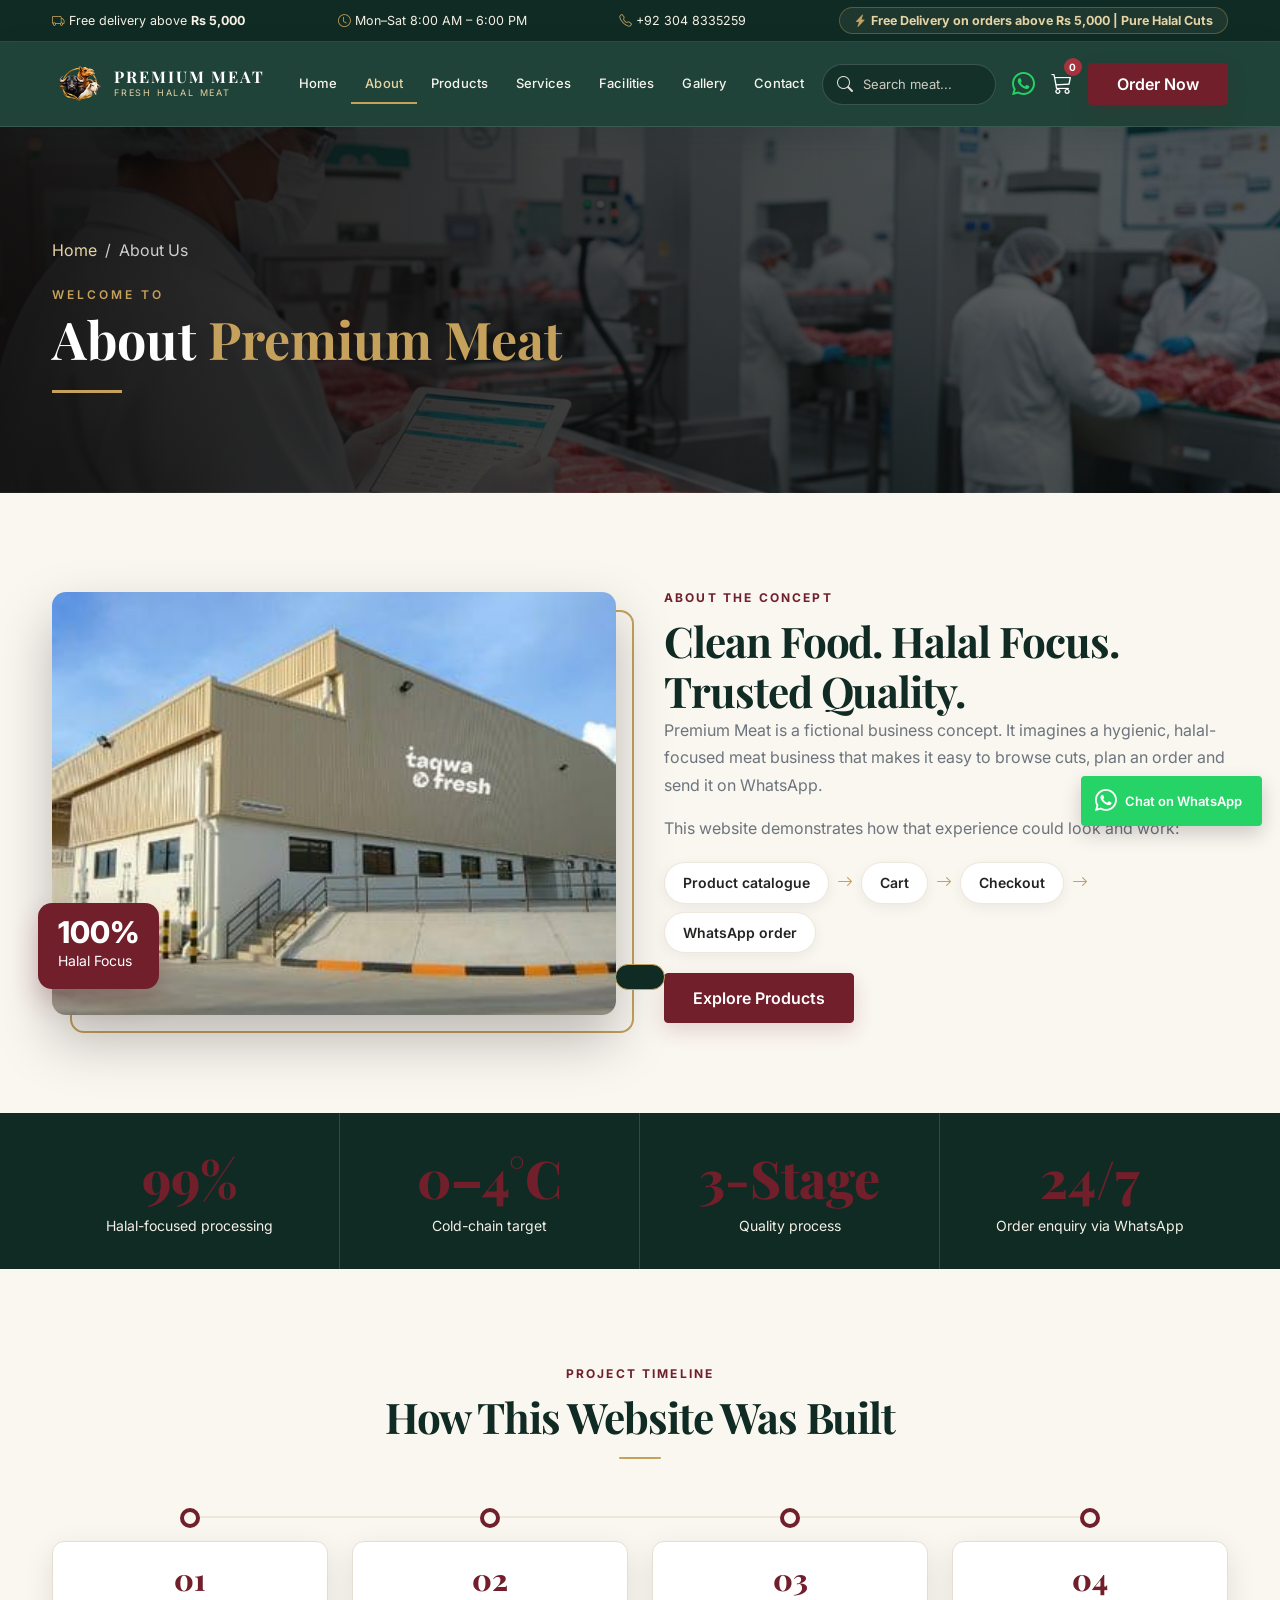
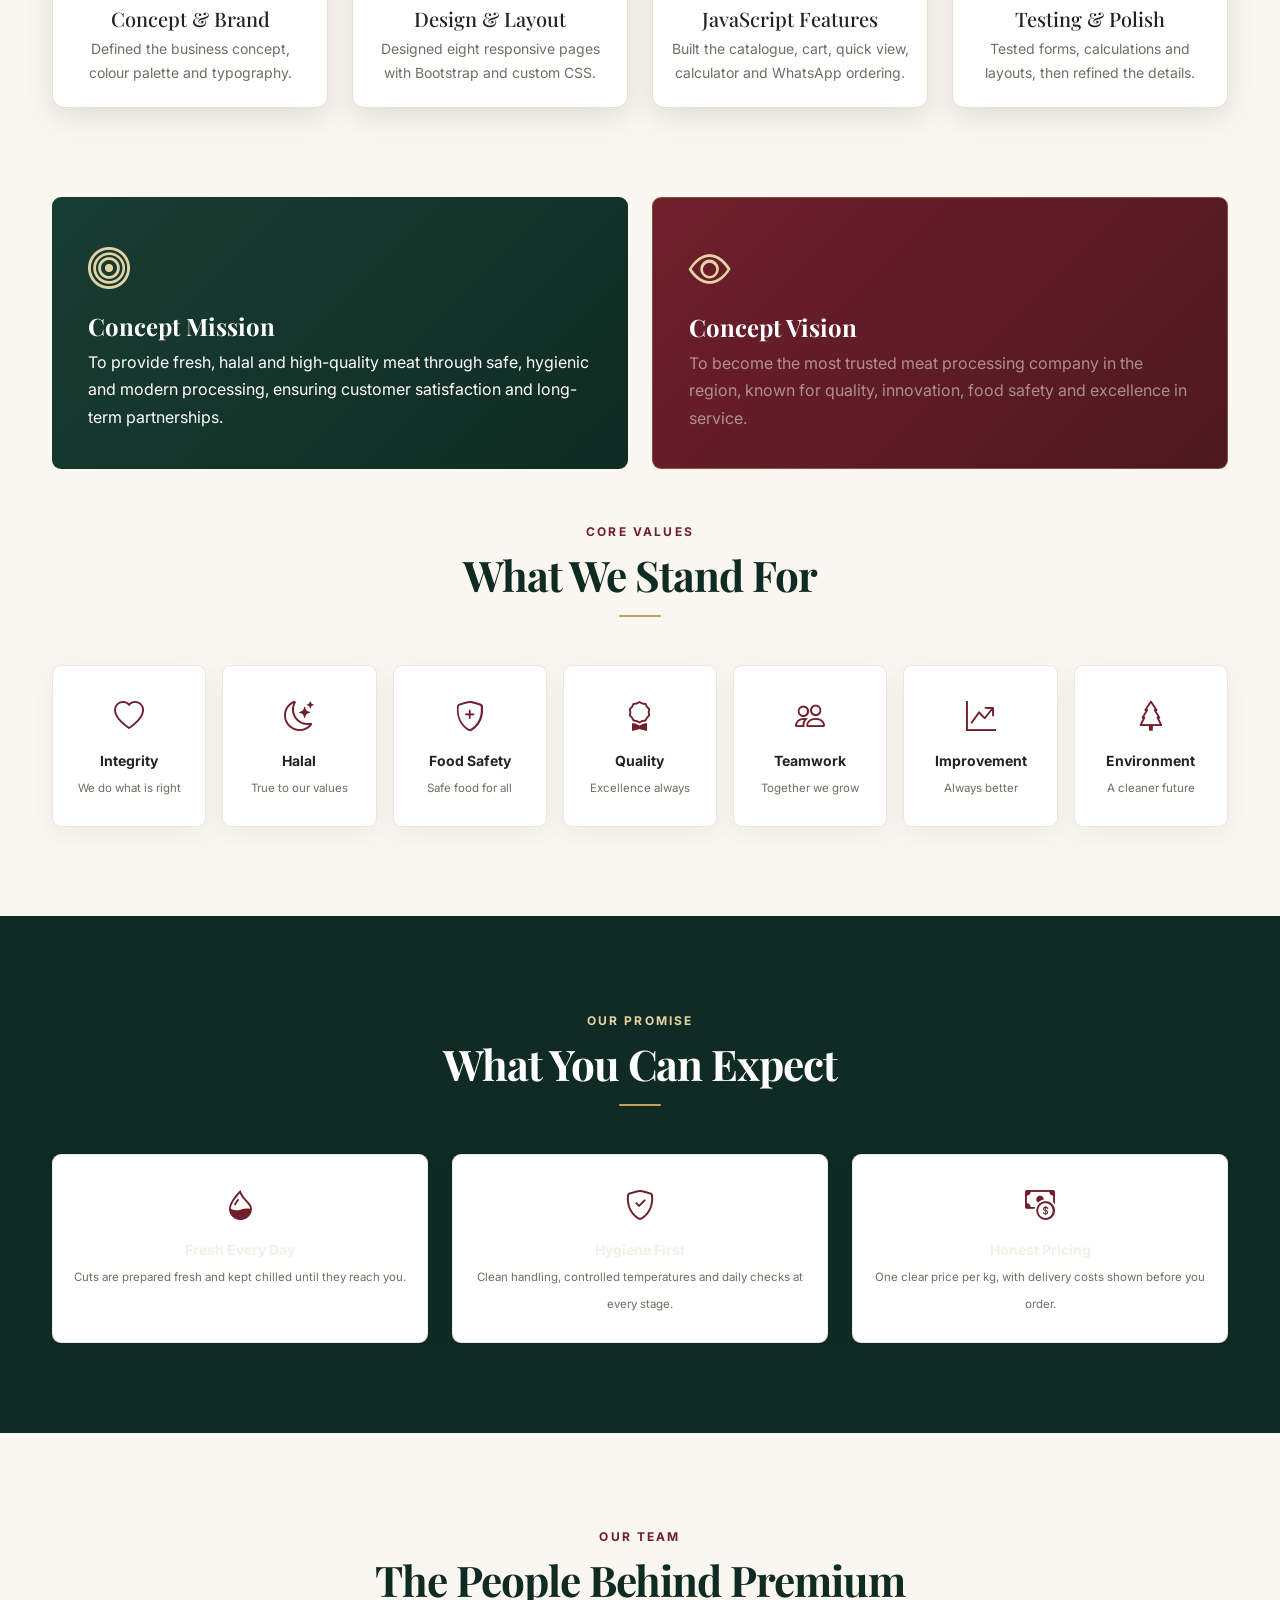
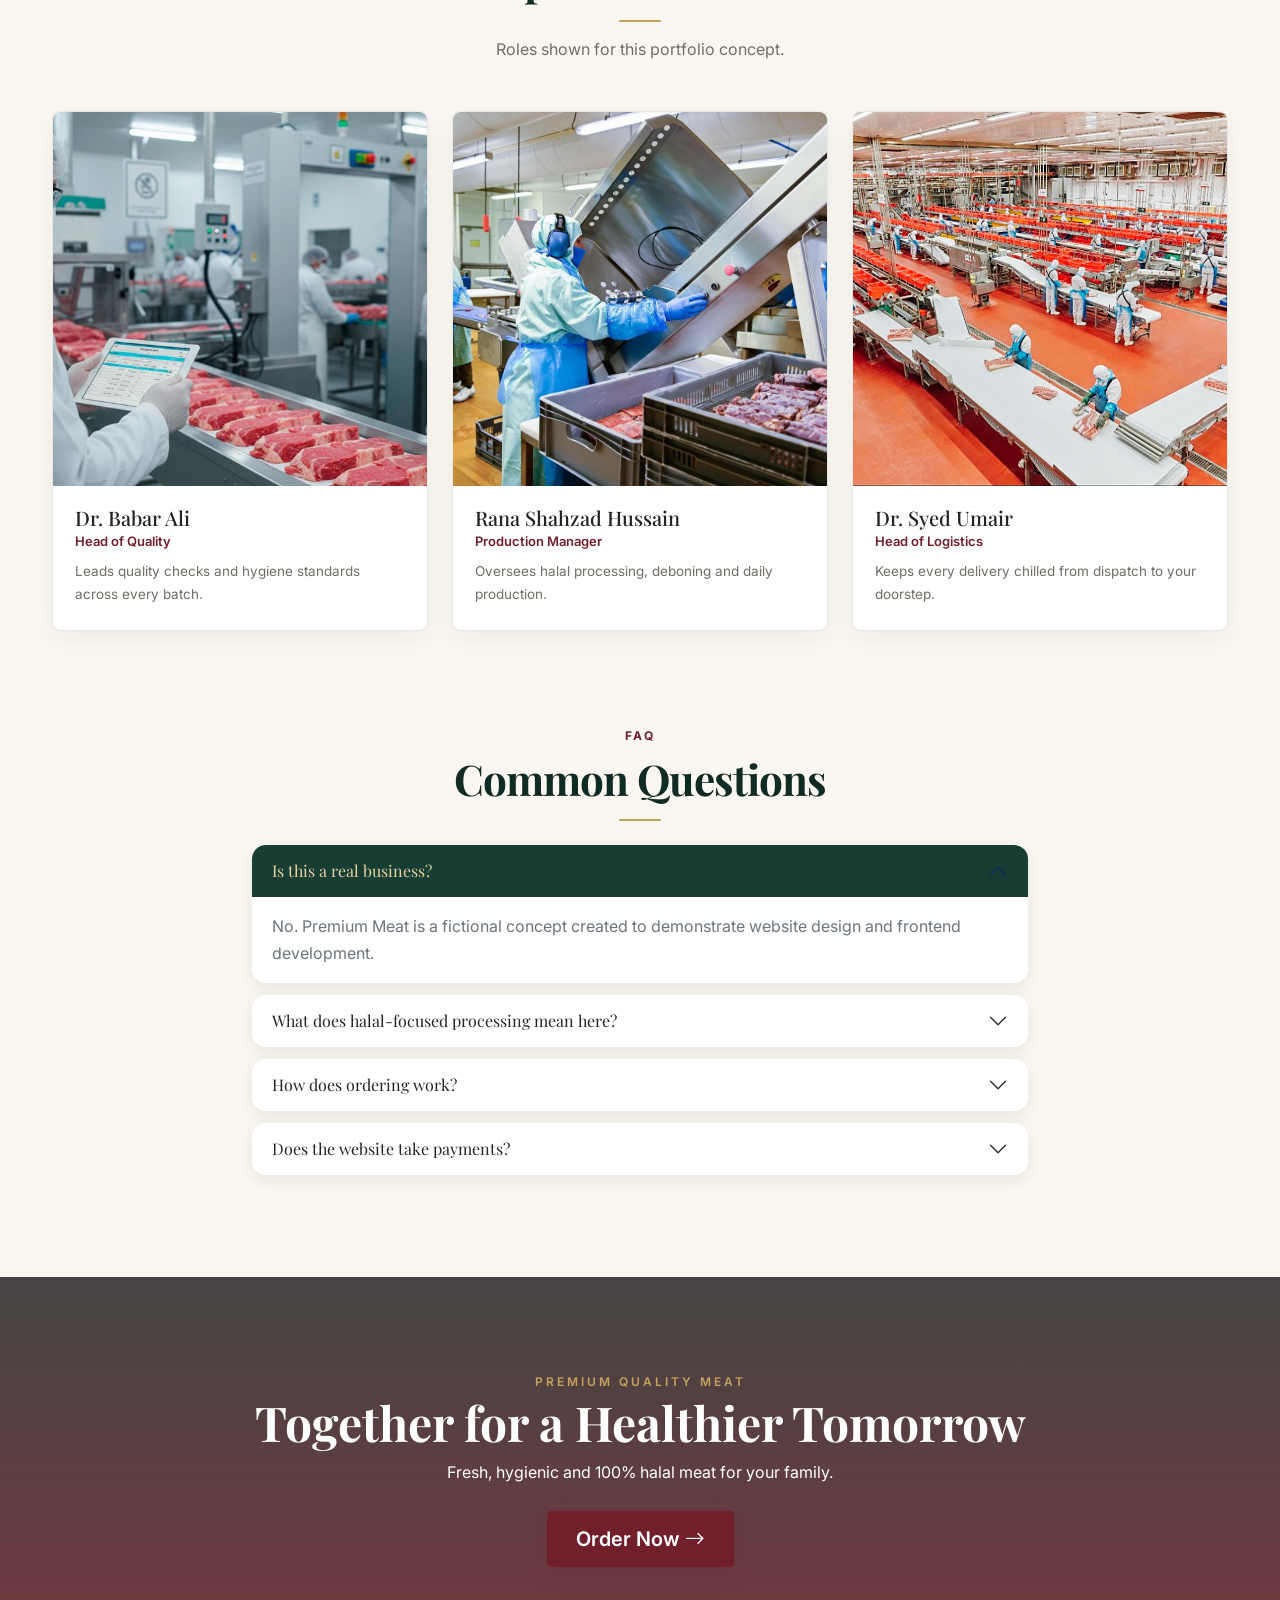
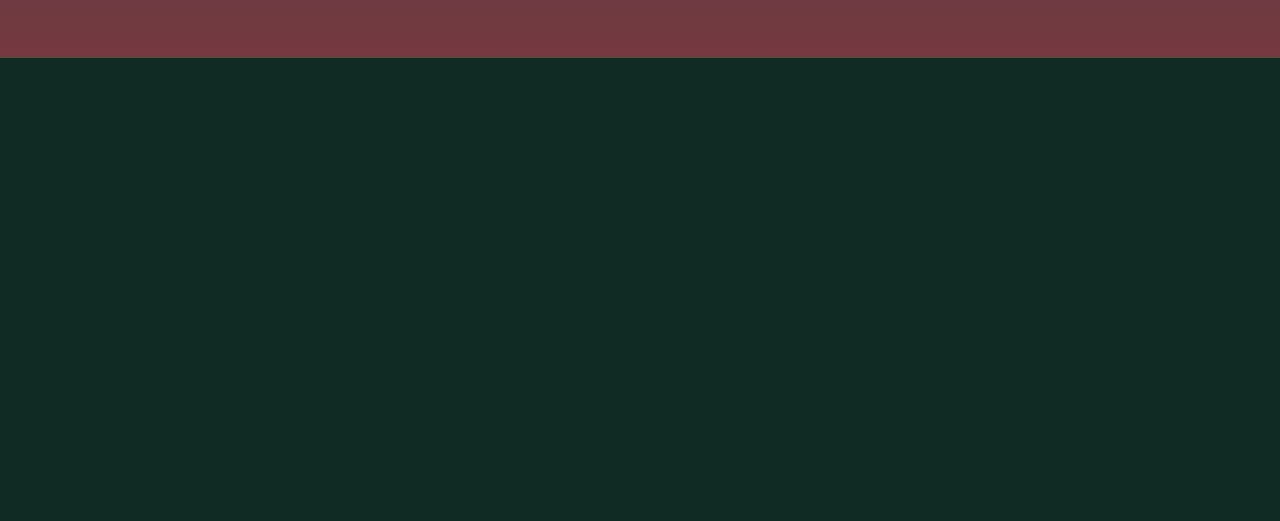
<file: about.html>
<!DOCTYPE html>
<html lang="en"><head>
<meta charset="UTF-8"><meta name="viewport" content="width=device-width, initial-scale=1.0">
<meta name="description" content="About Premium Meat: halal meat, modern facilities and hygiene-first processing in Lahore.">
<meta name="theme-color" content="#171717">
<meta property="og:type" content="website"><meta property="og:title" content="About Us | Premium Meat"><meta property="og:description" content="About Premium Meat: halal meat, modern facilities and hygiene-first processing in Lahore."><!-- add og:url / canonical with your real deployed address -->
<title>About Us | Premium Meat</title>
<link rel="icon" href="images/favicon.svg" type="image/svg+xml">
<link rel="preconnect" href="https://cdn.jsdelivr.net" crossorigin>
<link href="https://cdn.jsdelivr.net/npm/bootstrap@5.3.3/dist/css/bootstrap.min.css" rel="stylesheet">
<link href="https://cdn.jsdelivr.net/npm/bootstrap-icons@1.11.3/font/bootstrap-icons.min.css" rel="stylesheet">
<link rel="preconnect" href="https://fonts.googleapis.com"><link rel="preconnect" href="https://fonts.gstatic.com" crossorigin>
<link href="https://fonts.googleapis.com/css2?family=Inter:wght@400;500;600;700&family=Playfair+Display:wght@600;700&display=swap" rel="stylesheet">
<link href="css/style.css?v=20261028" rel="stylesheet">
<link href="css/premium-theme.css?v=20261028" rel="stylesheet">
</head><body>
<!-- Accessibility: keyboard users can jump straight to the content -->
<a class="skip" href="#main">Skip to content</a>
<!-- Gold scroll-progress line at very top; width is set by js/ui.js -->
<div id="progress"></div>
<!-- ===== SECTION: Top Announcement Bar ===== -->
<div class="ann"><div class="container d-flex flex-wrap justify-content-center justify-content-lg-between align-items-center gap-2">
<span><i class="bi bi-truck"></i> Free delivery above <b>Rs 5,000</b></span><span class="d-none d-md-inline"><i class="bi bi-clock"></i> Mon&ndash;Sat 8:00 AM &ndash; 6:00 PM</span><a href="tel:+923048335259"><i class="bi bi-telephone"></i> +92 304 8335259</a>
<span class="tick"><i class="bi bi-lightning-charge-fill"></i> <b id="ticker">Fresh halal meat delivered daily</b></span></div></div>
<!-- ===== END SECTION: Top Announcement Bar ===== -->
<!-- ===== SECTION: Navigation Bar ===== -->
<nav class="navbar navbar-expand-lg sticky-top"><div class="container">
<!-- Logo + brand name -->
<a class="navbar-brand d-flex align-items-center gap-2" href="index.html"><img class="logo" src="images/logo-optimized.png" alt="Premium Meat logo" width="44" height="44"><div><div class="brand-t">PREMIUM MEAT</div><div class="brand-s">Fresh Halal Meat</div></div></a>
<!-- Mobile menu button -->
<button class="navbar-toggler" data-bs-toggle="collapse" data-bs-target="#nv" aria-controls="nv" aria-expanded="false" aria-label="Menu"><span class="tg"></span><span class="tg"></span><span class="tg"></span></button><!-- animated hamburger: turns into X -->
<!-- Menu links; the current page gets a gold underline (class "active") -->
<div class="collapse navbar-collapse" id="nv"><ul class="navbar-nav mx-auto"><li><a class="nav-link" href="index.html">Home</a></li><li><a class="nav-link active" href="about.html">About</a></li><li><a class="nav-link" href="products.html">Products</a></li><li><a class="nav-link" href="services.html">Services</a></li><li><a class="nav-link" href="facilities.html">Facilities</a></li><li><a class="nav-link" href="gallery.html">Gallery</a></li><li><a class="nav-link" href="contact.html">Contact</a></li></ul>
<div class="d-flex align-items-center gap-3 flex-wrap nav-tools"><!-- Navbar search: press Enter -> filters on Products page, or redirects to products.html?search=... --><label class="nsearch"><i class="bi bi-search"></i><input id="navSearch" type="search" placeholder="Search meat..." aria-label="Search meat"></label><!-- WhatsApp icon (number is set in js/config.js) --><a data-wa class="navwa" target="_blank" rel="noopener" aria-label="WhatsApp"><i class="bi bi-whatsapp"></i></a><!-- Cart icon: number = total kg in cart (kept in sync on every page by js files) --><a href="order.html" class="cart"><i class="bi bi-cart3" aria-hidden="true"></i><span id="cartBadgeCount" aria-live="polite">0</span><span class="visually-hidden">items in cart</span></a><a href="order.html" class="btn btn-gold py-2 magnetic">Order Now</a></div>
</div></div></nav>
<!-- ===== END SECTION: Navigation Bar ===== -->
<main id="main"><!-- page content starts here (skip-link target) -->

<!-- ===== SECTION: Page Banner ===== -->
<section class="phero" style="background-image:linear-gradient(90deg,rgba(14,11,10,.92),rgba(14,11,10,.55)),url('images/quality-team.jpg')"><div class="container position-relative" style="z-index:2"><p class="crumb reveal"><a href="index.html">Home</a> &nbsp;/&nbsp; About Us</p><span class="script reveal">Welcome to</span><h1 class="reveal" data-d="100">About <span style="color:var(--gold)">Premium Meat</span></h1><div class="reveal" data-d="200" style="background:var(--gold);width:70px;height:3px;margin-top:20px"></div></div></section>
<!-- ===== END SECTION: Page Banner ===== -->

<!-- ===== SECTION: Story Banner ===== -->
<section class="sec"><div class="container"><div class="row g-5 align-items-center">
<div class="col-lg-6 reveal l"><div class="imgwrap"><img src="images/company-building.jpg" alt="Facility concept (illustrative image)"><div class="exp"><b>100%</b><small>Halal Focus</small></div></div></div>
<div class="col-lg-6 reveal r"><span class="eyebrow">About the Concept</span><h2 class="sec-title">Clean Food. Halal Focus. Trusted Quality.</h2><p class="text-secondary">Premium Meat is a fictional business concept. It imagines a hygienic, halal-focused meat business that makes it easy to browse cuts, plan an order and send it on WhatsApp.</p><p class="text-secondary">This website demonstrates how that experience could look and work:</p><div class="steps" aria-label="What this website demonstrates"><span>Product catalogue</span><i class="bi bi-arrow-right" aria-hidden="true"></i><span>Cart</span><i class="bi bi-arrow-right" aria-hidden="true"></i><span>Checkout</span><i class="bi bi-arrow-right" aria-hidden="true"></i><span>WhatsApp order</span></div><a href="products.html" class="btn btn-gold">Explore Products</a></div></div></div></section>
<!-- ===== END SECTION: Story Banner ===== -->

<!-- ===== SECTION: Animated Counter Grid ===== -->
<section class="dark" id="statsSection"><div class="container"><div class="row"><div class="col-6 col-md-3 stat"><b><span class="counter-val" data-target="100" data-suf="%">100%</span></b><small>Halal-focused processing</small></div><div class="col-6 col-md-3 stat"><b>0&ndash;4&deg;C</b><small>Cold-chain target</small></div><div class="col-6 col-md-3 stat"><b><span class="counter-val" data-target="4" data-suf="-Stage">4-Stage</span></b><small>Quality process</small></div><div class="col-6 col-md-3 stat"><b>24/7</b><small>Order enquiry via WhatsApp</small></div></div></div></section>
<!-- ===== END SECTION: Animated Counter Grid ===== -->

<!-- ===== SECTION: Our Journey - animated timeline (line draws while scrolling; js files) ===== -->
<section class="sec"><div class="container"><div class="text-center mb-5 reveal"><span class="eyebrow">Project Timeline</span><h2 class="sec-title">How This Website Was Built</h2></div>
<div class="tlh"><!-- honest timeline: the real steps of building this portfolio website -->
<div class="ti reveal" data-d="0"><span class="yr">01</span><h3 class="h5">Concept &amp; Brand</h3><p>Defined the business concept, colour palette and typography.</p></div>
<div class="ti reveal" data-d="250"><span class="yr">02</span><h3 class="h5">Design &amp; Layout</h3><p>Designed eight responsive pages with Bootstrap and custom CSS.</p></div>
<div class="ti reveal" data-d="0"><span class="yr">03</span><h3 class="h5">JavaScript Features</h3><p>Built the catalogue, cart, quick view, calculator and WhatsApp ordering.</p></div>
<div class="ti reveal" data-d="750"><span class="yr">04</span><h3 class="h5">Testing &amp; Polish</h3><p>Tested forms, calculations and layouts, then refined the details.</p></div></div></div></section>
<!-- ===== END SECTION: Our Journey - animated timeline (line draws while scrolling; js files) ===== -->

<!-- ===== SECTION: Mission & Vision ===== -->
<section class="pb-5"><div class="container"><div class="row g-4">
<div class="col-md-6 reveal l"><div class="mv mv1"><i class="bi bi-bullseye"></i><h3 class="mt-2">Concept Mission</h3><p class="mb-0">To provide fresh, halal and high-quality meat through safe, hygienic and modern processing, ensuring customer satisfaction and long-term partnerships.</p></div></div>
<div class="col-md-6 reveal r"><div class="mv mv2"><i class="bi bi-eye"></i><h3 class="mt-2">Concept Vision</h3><p class="mb-0 text-white-50">To become the most trusted meat processing company in the region, known for quality, innovation, food safety and excellence in service.</p></div></div></div></div></section>
<!-- ===== END SECTION: Mission & Vision ===== -->

<!-- ===== SECTION: Core Values ===== -->
<section class="sec pt-0"><div class="container"><div class="text-center mb-5 reveal"><span class="eyebrow">Core Values</span><h2 class="sec-title">What We Stand For</h2></div><div class="row g-3"><div class="col-6 col-md-4 col-lg reveal z" data-d="0"><div class="val"><i class="bi bi-heart"></i><b>Integrity</b><small>We do what is right</small></div></div><div class="col-6 col-md-4 col-lg reveal z" data-d="80"><div class="val"><i class="bi bi-moon-stars"></i><b>Halal</b><small>True to our values</small></div></div><div class="col-6 col-md-4 col-lg reveal z" data-d="160"><div class="val"><i class="bi bi-shield-plus"></i><b>Food Safety</b><small>Safe food for all</small></div></div><div class="col-6 col-md-4 col-lg reveal z" data-d="240"><div class="val"><i class="bi bi-award"></i><b>Quality</b><small>Excellence always</small></div></div><div class="col-6 col-md-4 col-lg reveal z" data-d="320"><div class="val"><i class="bi bi-people"></i><b>Teamwork</b><small>Together we grow</small></div></div><div class="col-6 col-md-4 col-lg reveal z" data-d="400"><div class="val"><i class="bi bi-graph-up-arrow"></i><b>Improvement</b><small>Always better</small></div></div><div class="col-6 col-md-4 col-lg reveal z" data-d="480"><div class="val"><i class="bi bi-tree"></i><b>Environment</b><small>A cleaner future</small></div></div></div></div></section>
<!-- ===== END SECTION: Core Values ===== -->

<!-- ===== SECTION: Our Promise (replaces testimonials - no unverified customer quotes) ===== -->
<section class="sec dark"><div class="container"><div class="text-center mb-5 reveal"><span class="eyebrow">Our Promise</span><h2 class="sec-title">What You Can Expect</h2></div><div class="row g-3 g-lg-4"><div class="col-md-4 reveal" data-d="0"><div class="val h-100"><i class="bi bi-droplet-half" aria-hidden="true"></i><b>Fresh Every Day</b><small>Cuts are prepared fresh and kept chilled until they reach you.</small></div></div><div class="col-md-4 reveal" data-d="100"><div class="val h-100"><i class="bi bi-shield-check" aria-hidden="true"></i><b>Hygiene First</b><small>Clean handling, controlled temperatures and daily checks at every stage.</small></div></div><div class="col-md-4 reveal" data-d="200"><div class="val h-100"><i class="bi bi-cash-coin" aria-hidden="true"></i><b>Honest Pricing</b><small>One clear price per kg, with delivery costs shown before you order.</small></div></div></div></div></section>
<!-- ===== END SECTION: Our Promise (replaces testimonials - no unverified customer quotes) ===== -->

<!-- ===== SECTION: Our Team ===== -->
<section class="sec"><div class="container"><div class="text-center mb-5 reveal"><span class="eyebrow">Our Team</span><h2 class="sec-title">The People Behind Premium</h2><p class="sec-sub">Roles shown for this portfolio concept.</p></div><div class="row g-4"><div class="col-md-4 reveal" data-d="0"><!-- team member: Dr. Babar Ali --><article class="tm"><div class="ph"><img src="images/quality-team.jpg" alt="Dr. Babar Ali" loading="lazy" decoding="async" onerror="this.onerror=null;this.src='images/premium-beef.jpg'"><!-- 1:1 photo --><span class="soc" aria-hidden="true"><i class="bi bi-person-badge"></i></span><!-- appears on hover --></div><div class="tm-body"><h3 class="h5">Dr. Babar Ali</h3><!-- name --><div class="role">Head of Quality</div><!-- position --><p>Leads quality checks and hygiene standards across every batch.</p><!-- short description --></div></article></div><div class="col-md-4 reveal" data-d="120"><!-- team member: Rana Shahzad Hussain --><article class="tm"><div class="ph"><img src="images/staff-working2.jpg" alt="Rana Shahzad Hussain" loading="lazy" decoding="async" onerror="this.onerror=null;this.src='images/premium-beef.jpg'"><!-- 1:1 photo --><span class="soc" aria-hidden="true"><i class="bi bi-person-badge"></i></span><!-- appears on hover --></div><div class="tm-body"><h3 class="h5">Rana Shahzad Hussain</h3><!-- name --><div class="role">Production Manager</div><!-- position --><p>Oversees halal processing, deboning and daily production.</p><!-- short description --></div></article></div><div class="col-md-4 reveal" data-d="240"><!-- team member: Dr. Syed Umair --><article class="tm"><div class="ph"><img src="images/staff-working3.jpeg" alt="Dr. Syed Umair" loading="lazy" decoding="async" onerror="this.onerror=null;this.src='images/premium-beef.jpg'"><!-- 1:1 photo --><span class="soc" aria-hidden="true"><i class="bi bi-person-badge"></i></span><!-- appears on hover --></div><div class="tm-body"><h3 class="h5">Dr. Syed Umair</h3><!-- name --><div class="role">Head of Logistics</div><!-- position --><p>Keeps every delivery chilled from dispatch to your doorstep.</p><!-- short description --></div></article></div></div></div></section>
<!-- ===== END SECTION: Our Team ===== -->

<!-- ===== SECTION: FAQ ===== -->
<section class="sec pt-0"><div class="container"><div class="row justify-content-center"><div class="col-lg-8"><div class="text-center mb-4 reveal"><span class="eyebrow">FAQ</span><h2 class="sec-title">Common Questions</h2></div><div class="accordion reveal" id="faq"><div class="accordion-item"><h2 class="accordion-header"><button class="accordion-button" data-bs-toggle="collapse" data-bs-target="#faq0">Is this a real business?</button></h2><div id="faq0" class="accordion-collapse collapse show" data-bs-parent="#faq"><div class="accordion-body text-secondary">No. Premium Meat is a fictional concept created to demonstrate website design and frontend development.</div></div></div><div class="accordion-item"><h2 class="accordion-header"><button class="accordion-button collapsed" data-bs-toggle="collapse" data-bs-target="#faq1">What does halal-focused processing mean here?</button></h2><div id="faq1" class="accordion-collapse collapse" data-bs-parent="#faq"><div class="accordion-body text-secondary">The concept is built around halal handling, hygiene and chilled storage. It is a design idea, not a certification claim.</div></div></div><div class="accordion-item"><h2 class="accordion-header"><button class="accordion-button collapsed" data-bs-toggle="collapse" data-bs-target="#faq2">How does ordering work?</button></h2><div id="faq2" class="accordion-collapse collapse" data-bs-parent="#faq"><div class="accordion-body text-secondary">You add products to the cart, enter delivery details, and the website prepares an order message that opens in WhatsApp.</div></div></div><div class="accordion-item"><h2 class="accordion-header"><button class="accordion-button collapsed" data-bs-toggle="collapse" data-bs-target="#faq3">Does the website take payments?</button></h2><div id="faq3" class="accordion-collapse collapse" data-bs-parent="#faq"><div class="accordion-body text-secondary">No. The payment options on the order form are illustrative. No payment is processed or verified.</div></div></div></div></div></div></div></section>
<!-- ===== END SECTION: FAQ ===== -->

<!-- ===== SECTION: Call To Action ===== -->
<section class="cta"><div class="container reveal z"><span class="script">Premium Quality Meat</span><h2 class="serif display-5 fw-bold">Together for a Healthier Tomorrow</h2><p class="mb-4">Fresh, hygienic and 100% halal meat for your family.</p><a href="order.html" class="btn btn-gold btn-lg magnetic">Order Now <i class="bi bi-arrow-right"></i></a></div></section>
<!-- ===== END SECTION: Call To Action ===== -->

</main><!-- end of page content -->
<!-- ===== SECTION: Footer ===== -->
<footer>
<div class="fnews py-4"><div class="container d-flex flex-wrap align-items-center justify-content-between gap-3"><div><div class="fh mb-0">Need help choosing a cut?</div><small>Tell us what you’re cooking and we’ll help you find the right cut.</small></div><a data-wa data-msg="Hello, I would like help choosing a cut." target="_blank" rel="noopener" class="btn btn-gold py-2">Talk to our team <i class="bi bi-arrow-up-right" aria-hidden="true"></i></a></div></div>
<div class="container pt-5 pb-4 fcols"><div class="row g-4">
<!-- Column 1: brand -->
<div class="col-lg-4"><div class="d-flex align-items-center gap-2 mb-3"><img src="images/logo-optimized.png" alt="Premium Meat logo" width="48" height="48"><div><div class="brand-t">PREMIUM MEAT</div><div class="brand-s">Fresh Halal Meat</div></div></div><p>Fresh, hygienic, halal-focused premium meat, with simple online ordering through WhatsApp.</p></div>
<!-- Column 2: quick links -->
<div class="col-6 col-lg-2"><div class="fh">Quick Links</div><a href="index.html">Home</a><a href="about.html">About</a><a href="products.html">Products</a><a href="services.html">Services</a></div>
<!-- Column 3: explore -->
<div class="col-6 col-lg-2"><div class="fh">Explore</div><a href="facilities.html">Facilities</a><a href="gallery.html">Gallery</a><a href="contact.html">Contact</a><a href="order.html">Order</a></div>
<!-- Column 4: contact + demo information -->
<div class="col-lg-4"><div class="fh">Contact</div><a href="tel:+923048335259"><i class="bi bi-telephone text-warning" aria-hidden="true"></i> +92 304 8335259</a><a data-wa target="_blank" rel="noopener"><i class="bi bi-whatsapp text-warning" aria-hidden="true"></i> Order on WhatsApp</a><div><i class="bi bi-clock text-warning" aria-hidden="true"></i> Mon &ndash; Sat: 8:00 AM &ndash; 6:00 PM</div></div>
</div></div>
<!-- Copyright row (identical on every page) -->
<div class="fbottom py-3"><div class="container d-flex flex-wrap justify-content-between gap-2"><span>&copy; 2026 Premium Meat. All Rights Reserved.<br><!-- to link your name to GitHub/portfolio later, wrap it in <a href="YOUR-LINK"> -->Designed &amp; Developed by Khadim Hussain</span><span>Privacy Policy &nbsp;|&nbsp; Terms &amp; Conditions</span></div>
<div class="container demo-note"><!-- remove this note if the website goes live for a real business --><strong>Portfolio Demonstration:</strong> Premium Meat is a fictional business concept created by Khadim Hussain to demonstrate website design and frontend development. Product information, prices and business details are illustrative. The website does not process online payments; an order is sent as a WhatsApp message.</div></div></footer>
<!-- ===== END SECTION: Footer ===== -->
<!-- Mobile bottom action bar (phones only): Call / WhatsApp / Cart -->
<nav class="mbar" aria-label="Quick actions"><a href="tel:+923048335259"><i class="bi bi-telephone" aria-hidden="true"></i>Call</a><a data-wa data-msg="Hello Premium Meat" target="_blank" rel="noopener"><i class="bi bi-whatsapp" aria-hidden="true"></i>WhatsApp</a><a href="order.html"><i class="bi bi-cart3" aria-hidden="true"></i><span>Cart <b id="cartBadgeMobile">0</b></span></a></nav>
<!-- Floating WhatsApp button (desktop/tablet) -->
<a class="wa" data-wa data-msg="Hello Premium Meat, I want to place an order." target="_blank" rel="noopener" aria-label="Chat on WhatsApp"><i class="bi bi-whatsapp" aria-hidden="true"></i><span>Chat on WhatsApp</span></a>
<!-- Back-to-top button -->
<button id="toTop" aria-label="Back to top"><i class="bi bi-arrow-up" aria-hidden="true"></i></button><!-- "added to cart" message box (screen readers are told via role=status) --><div id="toast" role="status" aria-live="polite"></div>
<!-- Bootstrap JS (modals, carousel, accordion, tabs) -->
<script defer src="https://cdn.jsdelivr.net/npm/bootstrap@5.3.3/dist/js/bootstrap.bundle.min.js"></script>
<!-- Our scripts: one file per responsibility. "defer" = the page appears first, scripts run after, in this order (config first, main last) -->
<script defer src="js/config.js"></script><script defer src="js/data.js"></script><script defer src="js/render.js"></script><script defer src="js/ui.js"></script><script defer src="js/cart.js"></script><script defer src="js/products.js"></script><script defer src="js/checkout.js"></script><script defer src="js/calculator.js"></script><script defer src="js/gallery.js"></script><script defer src="js/main.js"></script>
</body></html>
</file>
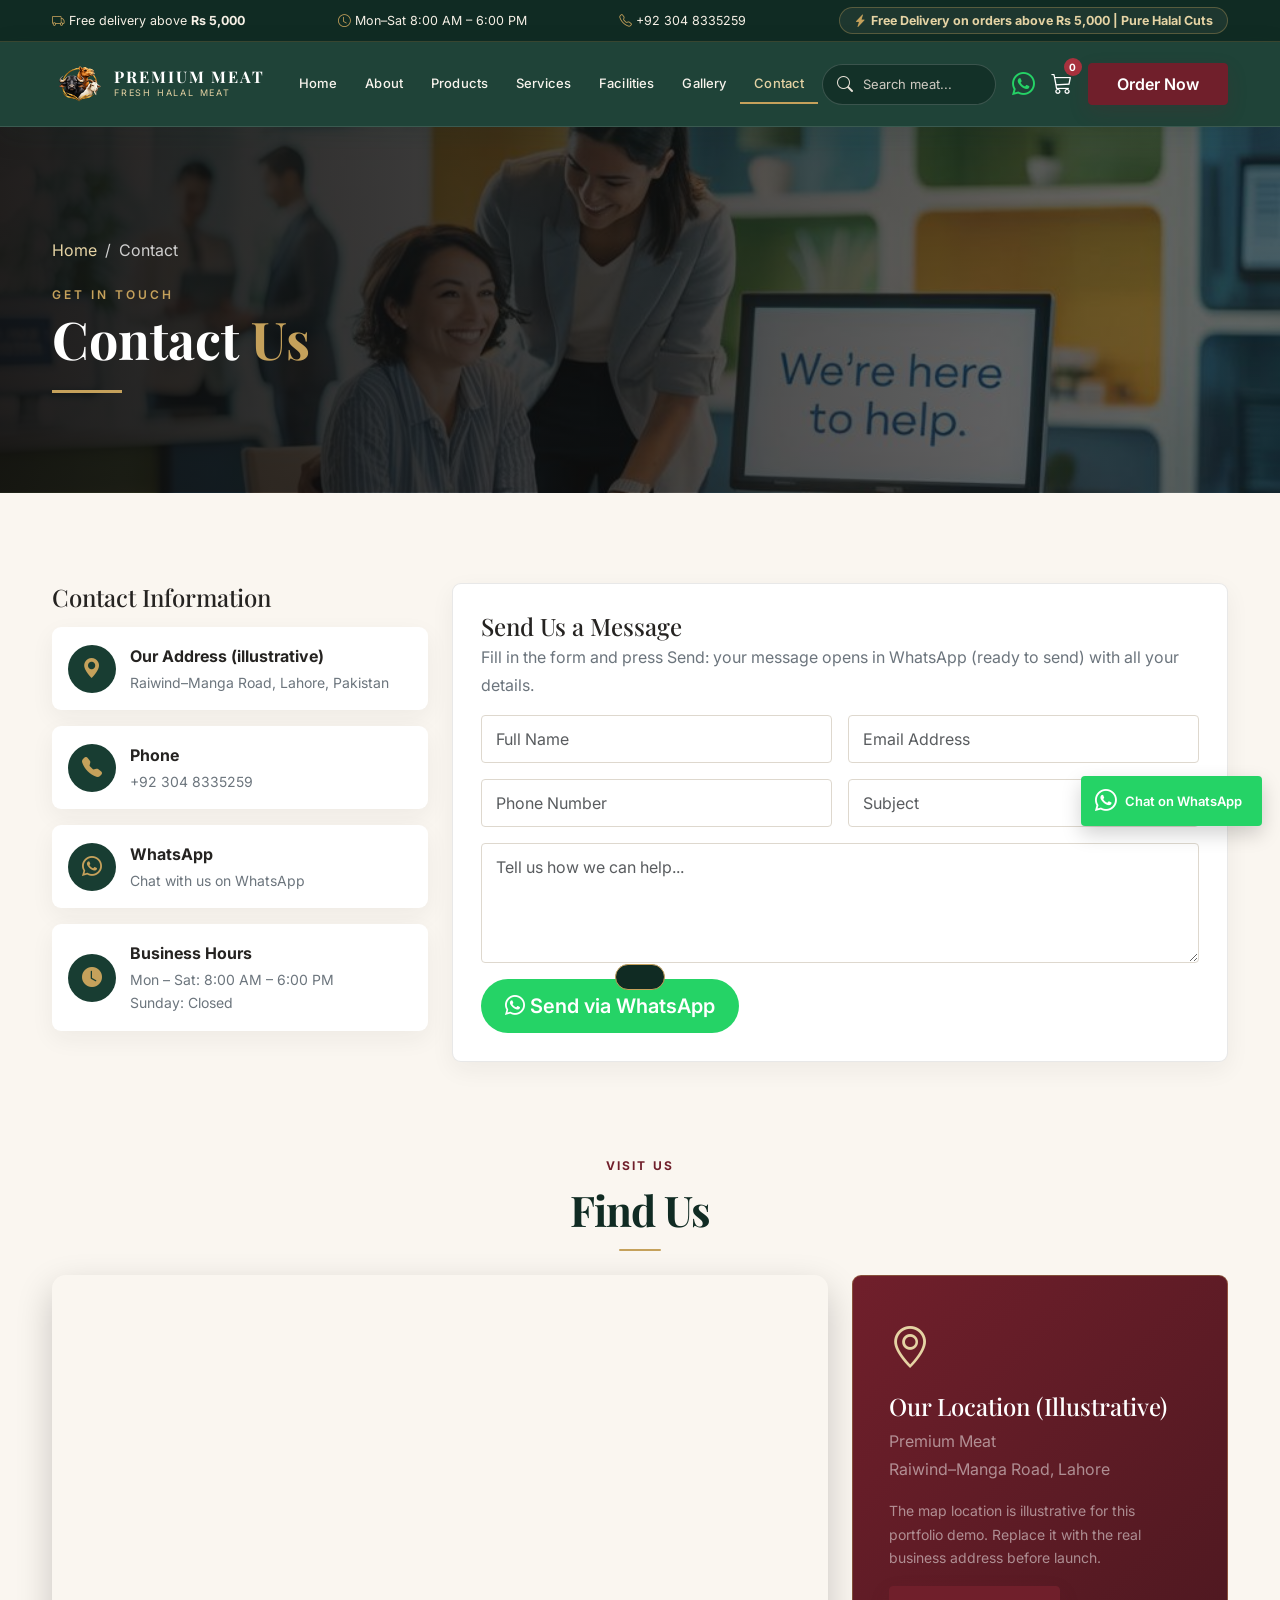
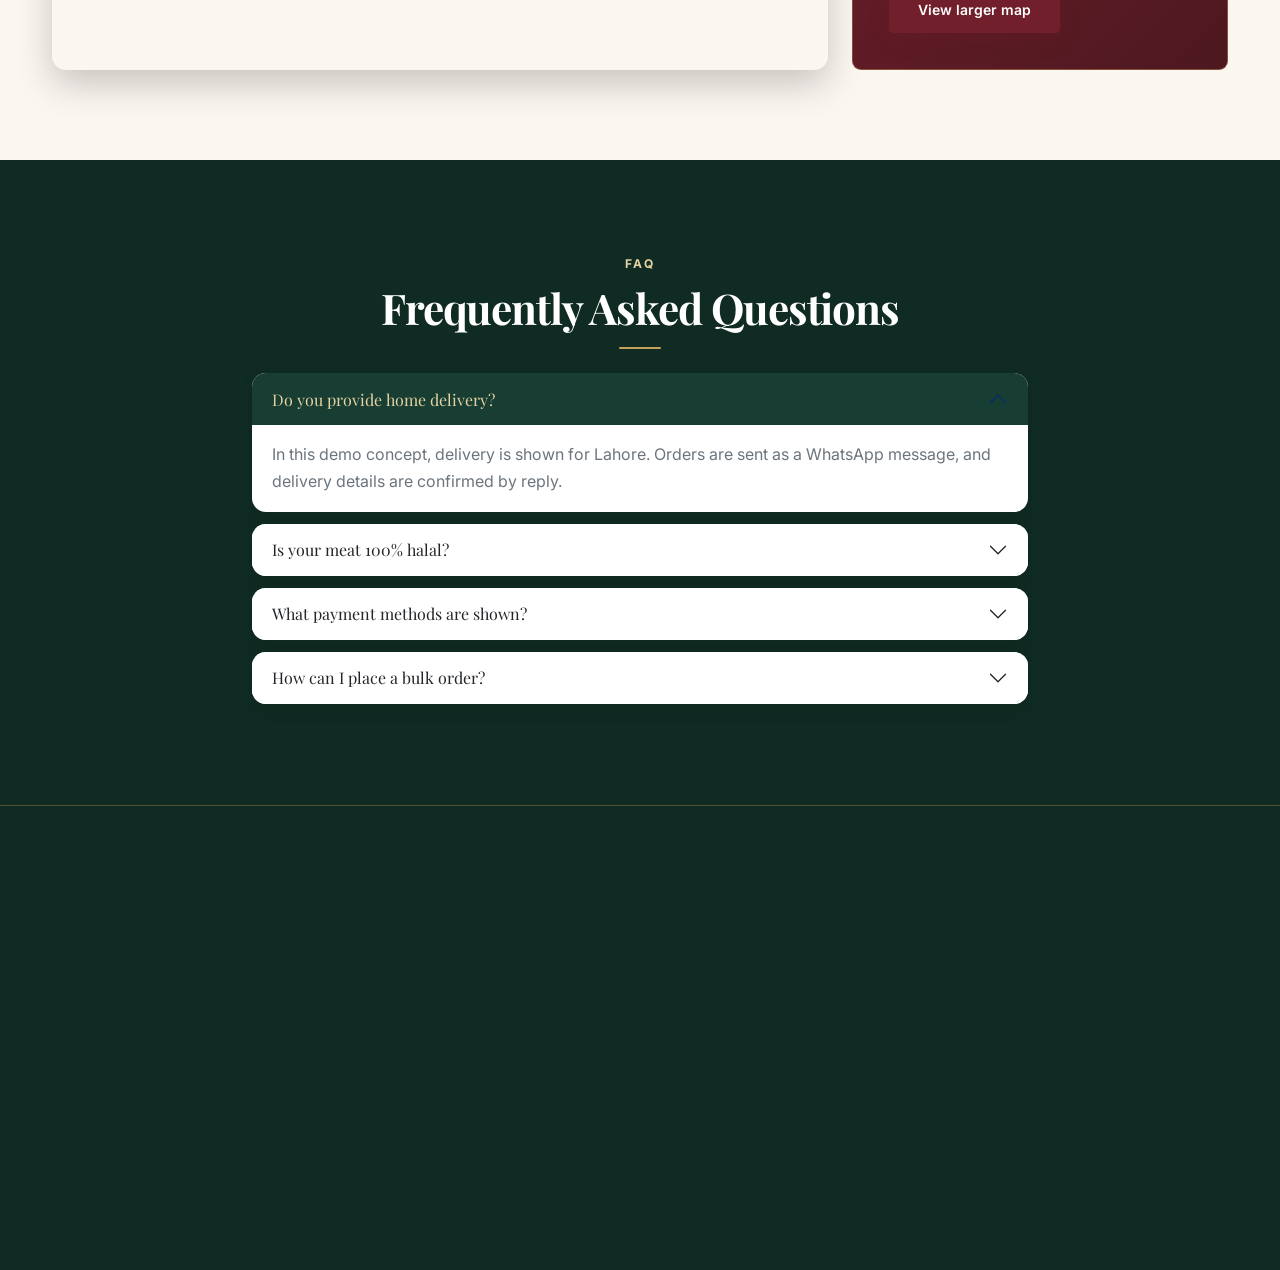
<file: contact.html>
<!DOCTYPE html>
<html lang="en"><head>
<meta charset="UTF-8"><meta name="viewport" content="width=device-width, initial-scale=1.0">
<meta name="description" content="Contact Premium Meat for orders, bulk supply and enquiries.">
<meta name="theme-color" content="#171717">
<meta property="og:type" content="website"><meta property="og:title" content="Contact Us | Premium Meat"><meta property="og:description" content="Contact Premium Meat for orders, bulk supply and enquiries."><!-- add og:url / canonical with your real deployed address -->
<title>Contact Us | Premium Meat</title>
<link rel="icon" href="images/favicon.svg" type="image/svg+xml">
<link rel="preconnect" href="https://cdn.jsdelivr.net" crossorigin>
<link href="https://cdn.jsdelivr.net/npm/bootstrap@5.3.3/dist/css/bootstrap.min.css" rel="stylesheet">
<link href="https://cdn.jsdelivr.net/npm/bootstrap-icons@1.11.3/font/bootstrap-icons.min.css" rel="stylesheet">
<link rel="preconnect" href="https://fonts.googleapis.com"><link rel="preconnect" href="https://fonts.gstatic.com" crossorigin>
<link href="https://fonts.googleapis.com/css2?family=Inter:wght@400;500;600;700&family=Playfair+Display:wght@600;700&display=swap" rel="stylesheet">
<link href="css/style.css?v=20261028" rel="stylesheet">
<link href="css/premium-theme.css?v=20261028" rel="stylesheet">
</head><body>
<!-- Accessibility: keyboard users can jump straight to the content -->
<a class="skip" href="#main">Skip to content</a>
<!-- Gold scroll-progress line at very top; width is set by js/ui.js -->
<div id="progress"></div>
<!-- ===== SECTION: Top Announcement Bar ===== -->
<div class="ann"><div class="container d-flex flex-wrap justify-content-center justify-content-lg-between align-items-center gap-2">
<span><i class="bi bi-truck"></i> Free delivery above <b>Rs 5,000</b></span><span class="d-none d-md-inline"><i class="bi bi-clock"></i> Mon&ndash;Sat 8:00 AM &ndash; 6:00 PM</span><a href="tel:+923048335259"><i class="bi bi-telephone"></i> +92 304 8335259</a>
<span class="tick"><i class="bi bi-lightning-charge-fill"></i> <b id="ticker">Fresh halal meat delivered daily</b></span></div></div>
<!-- ===== END SECTION: Top Announcement Bar ===== -->
<!-- ===== SECTION: Navigation Bar ===== -->
<nav class="navbar navbar-expand-lg sticky-top"><div class="container">
<!-- Logo + brand name -->
<a class="navbar-brand d-flex align-items-center gap-2" href="index.html"><img class="logo" src="images/logo-optimized.png" alt="Premium Meat logo" width="44" height="44"><div><div class="brand-t">PREMIUM MEAT</div><div class="brand-s">Fresh Halal Meat</div></div></a>
<!-- Mobile menu button -->
<button class="navbar-toggler" data-bs-toggle="collapse" data-bs-target="#nv" aria-controls="nv" aria-expanded="false" aria-label="Menu"><span class="tg"></span><span class="tg"></span><span class="tg"></span></button><!-- animated hamburger: turns into X -->
<!-- Menu links; the current page gets a gold underline (class "active") -->
<div class="collapse navbar-collapse" id="nv"><ul class="navbar-nav mx-auto"><li><a class="nav-link" href="index.html">Home</a></li><li><a class="nav-link" href="about.html">About</a></li><li><a class="nav-link" href="products.html">Products</a></li><li><a class="nav-link" href="services.html">Services</a></li><li><a class="nav-link" href="facilities.html">Facilities</a></li><li><a class="nav-link" href="gallery.html">Gallery</a></li><li><a class="nav-link active" href="contact.html">Contact</a></li></ul>
<div class="d-flex align-items-center gap-3 flex-wrap nav-tools"><!-- Navbar search: press Enter -> filters on Products page, or redirects to products.html?search=... --><label class="nsearch"><i class="bi bi-search"></i><input id="navSearch" type="search" placeholder="Search meat..." aria-label="Search meat"></label><!-- WhatsApp icon (number is set in js/config.js) --><a data-wa class="navwa" target="_blank" rel="noopener" aria-label="WhatsApp"><i class="bi bi-whatsapp"></i></a><!-- Cart icon: number = total kg in cart (kept in sync on every page by js files) --><a href="order.html" class="cart"><i class="bi bi-cart3" aria-hidden="true"></i><span id="cartBadgeCount" aria-live="polite">0</span><span class="visually-hidden">items in cart</span></a><a href="order.html" class="btn btn-gold py-2 magnetic">Order Now</a></div>
</div></div></nav>
<!-- ===== END SECTION: Navigation Bar ===== -->
<main id="main"><!-- page content starts here (skip-link target) -->

<!-- ===== SECTION: Page Banner ===== -->
<section class="phero" style="background-image:linear-gradient(90deg,rgba(14,11,10,.92),rgba(14,11,10,.55)),url('images/contact/contact-banner.jpg')"><div class="container position-relative" style="z-index:2"><p class="crumb reveal"><a href="index.html">Home</a> &nbsp;/&nbsp; Contact</p><span class="script reveal">Get In Touch</span><h1 class="reveal" data-d="100">Contact <span style="color:var(--gold)">Us</span></h1><div class="reveal" data-d="200" style="background:var(--gold);width:70px;height:3px;margin-top:20px"></div></div></section>
<!-- ===== END SECTION: Page Banner ===== -->

<!-- ===== SECTION: Contact Info + Message Form ===== -->
<section class="sec"><div class="container"><div class="row g-4">
<div class="col-lg-4"><h2 class="h3 mb-3 reveal">Contact Information</h2><div class="row g-3"><div class="col-6 col-lg-12 reveal l" data-d="0"><div class="cinfo"><div class="ci"><i class="bi bi-geo-alt-fill"></i></div><div><b>Our Address (illustrative)</b><div class="text-secondary small">Raiwind&ndash;Manga Road, Lahore, Pakistan</div></div></div></div><div class="col-6 col-lg-12 reveal l" data-d="90"><div class="cinfo"><div class="ci"><i class="bi bi-telephone-fill"></i></div><div><b>Phone</b><div class="text-secondary small">+92 304 8335259</div></div></div></div><div class="col-6 col-lg-12 reveal l" data-d="180"><div class="cinfo"><div class="ci"><i class="bi bi-whatsapp"></i></div><div><b>WhatsApp</b><div class="text-secondary small">Chat with us on WhatsApp</div></div></div></div><div class="col-6 col-lg-12 reveal l" data-d="270"><div class="cinfo"><div class="ci"><i class="bi bi-clock-fill"></i></div><div><b>Business Hours</b><div class="text-secondary small">Mon &ndash; Sat: 8:00 AM &ndash; 6:00 PM<br>Sunday: Closed</div></div></div></div></div></div>
<div class="col-lg-8 reveal r"><div class="panel"><h2 class="h3 mb-1">Send Us a Message</h2><p class="text-secondary">Fill in the form and press Send: your message opens in WhatsApp (ready to send) with all your details.</p>
<form id="contactForm" class="needs-validation" novalidate><div class="row g-3">
<div class="col-md-6"><input class="form-control" id="name" aria-label="Full name" placeholder="Full Name" required></div>
<div class="col-md-6"><input class="form-control" id="email" aria-label="Email address" type="email" placeholder="Email Address" required></div>
<div class="col-md-6"><input class="form-control" id="phone" aria-label="Phone number" type="tel" placeholder="Phone Number" required></div>
<div class="col-md-6"><input class="form-control" id="subject" aria-label="Subject" placeholder="Subject" required></div>
<div class="col-12"><textarea class="form-control" id="message" aria-label="Your message" rows="4" placeholder="Tell us how we can help..." required></textarea></div></div>
<button class="btn btn-wa btn-lg mt-3 magnetic" type="submit"><i class="bi bi-whatsapp"></i> Send via WhatsApp</button></form></div></div></div></div></section>
<!-- ===== END SECTION: Contact Info + Message Form ===== -->

<!-- ===== SECTION: Map & Location ===== -->
<section class="sec pt-0"><div class="container"><div class="text-center mb-4 reveal"><span class="eyebrow">Visit Us</span><h2 class="sec-title">Find Us</h2></div><div class="row g-4"><div class="col-lg-8 reveal l"><div class="mapbox"><iframe title="Map" loading="lazy" src="https://maps.google.com/maps?q=Raiwind+Manga+Road+Lahore&amp;output=embed" allowfullscreen></iframe></div></div>
<div class="col-lg-4 reveal r"><div class="mv mv2 h-100"><i class="bi bi-geo-alt"></i><h3 class="h4 mt-2">Our Location (Illustrative)</h3><p class="text-white-50">Premium Meat<br>Raiwind&ndash;Manga Road, Lahore</p><p class="small text-white-50">The map location is illustrative for this portfolio demo. Replace it with the real business address before launch.</p><a target="_blank" rel="noopener" href="https://maps.google.com/?q=Raiwind+Manga+Road+Lahore" class="btn btn-gold btn-sm">View larger map</a></div></div></div></div></section>
<!-- ===== END SECTION: Map & Location ===== -->

<!-- ===== SECTION: FAQ ===== -->
<section class="sec dark"><div class="container"><div class="row justify-content-center"><div class="col-lg-8"><div class="text-center mb-4"><span class="eyebrow">FAQ</span><h2 class="sec-title">Frequently Asked Questions</h2></div><div class="accordion" id="cfaq"><div class="accordion-item"><h2 class="accordion-header"><button class="accordion-button" data-bs-toggle="collapse" data-bs-target="#cfaq0">Do you provide home delivery?</button></h2><div id="cfaq0" class="accordion-collapse collapse show" data-bs-parent="#cfaq"><div class="accordion-body text-secondary">In this demo concept, delivery is shown for Lahore. Orders are sent as a WhatsApp message, and delivery details are confirmed by reply.</div></div></div><div class="accordion-item"><h2 class="accordion-header"><button class="accordion-button collapsed" data-bs-toggle="collapse" data-bs-target="#cfaq1">Is your meat 100% halal?</button></h2><div id="cfaq1" class="accordion-collapse collapse" data-bs-parent="#cfaq"><div class="accordion-body text-secondary">The concept is halal-focused. This is a portfolio demonstration, not a certification claim.</div></div></div><div class="accordion-item"><h2 class="accordion-header"><button class="accordion-button collapsed" data-bs-toggle="collapse" data-bs-target="#cfaq2">What payment methods are shown?</button></h2><div id="cfaq2" class="accordion-collapse collapse" data-bs-parent="#cfaq"><div class="accordion-body text-secondary">The order form lists Cash on Delivery and EasyPaisa as illustrative options. The website does not process or verify payments.</div></div></div><div class="accordion-item"><h2 class="accordion-header"><button class="accordion-button collapsed" data-bs-toggle="collapse" data-bs-target="#cfaq3">How can I place a bulk order?</button></h2><div id="cfaq3" class="accordion-collapse collapse" data-bs-parent="#cfaq"><div class="accordion-body text-secondary">Use the bulk calculator on the Services page, the order page, or message us on WhatsApp.</div></div></div></div></div></div></div></section>
<!-- ===== END SECTION: FAQ ===== -->

</main><!-- end of page content -->
<!-- ===== SECTION: Footer ===== -->
<footer>
<div class="fnews py-4"><div class="container d-flex flex-wrap align-items-center justify-content-between gap-3"><div><div class="fh mb-0">Need help choosing a cut?</div><small>Tell us what you’re cooking and we’ll help you find the right cut.</small></div><a data-wa data-msg="Hello, I would like help choosing a cut." target="_blank" rel="noopener" class="btn btn-gold py-2">Talk to our team <i class="bi bi-arrow-up-right" aria-hidden="true"></i></a></div></div>
<div class="container pt-5 pb-4 fcols"><div class="row g-4">
<!-- Column 1: brand -->
<div class="col-lg-4"><div class="d-flex align-items-center gap-2 mb-3"><img src="images/logo-optimized.png" alt="Premium Meat logo" width="48" height="48"><div><div class="brand-t">PREMIUM MEAT</div><div class="brand-s">Fresh Halal Meat</div></div></div><p>Fresh, hygienic, halal-focused premium meat, with simple online ordering through WhatsApp.</p></div>
<!-- Column 2: quick links -->
<div class="col-6 col-lg-2"><div class="fh">Quick Links</div><a href="index.html">Home</a><a href="about.html">About</a><a href="products.html">Products</a><a href="services.html">Services</a></div>
<!-- Column 3: explore -->
<div class="col-6 col-lg-2"><div class="fh">Explore</div><a href="facilities.html">Facilities</a><a href="gallery.html">Gallery</a><a href="contact.html">Contact</a><a href="order.html">Order</a></div>
<!-- Column 4: contact + demo information -->
<div class="col-lg-4"><div class="fh">Contact</div><a href="tel:+923048335259"><i class="bi bi-telephone text-warning" aria-hidden="true"></i> +92 304 8335259</a><a data-wa target="_blank" rel="noopener"><i class="bi bi-whatsapp text-warning" aria-hidden="true"></i> Order on WhatsApp</a><div><i class="bi bi-clock text-warning" aria-hidden="true"></i> Mon &ndash; Sat: 8:00 AM &ndash; 6:00 PM</div></div>
</div></div>
<!-- Copyright row (identical on every page) -->
<div class="fbottom py-3"><div class="container d-flex flex-wrap justify-content-between gap-2"><span>&copy; 2026 Premium Meat. All Rights Reserved.<br><!-- to link your name to GitHub/portfolio later, wrap it in <a href="YOUR-LINK"> -->Designed &amp; Developed by Khadim Hussain</span><span>Privacy Policy &nbsp;|&nbsp; Terms &amp; Conditions</span></div>
<div class="container demo-note"><!-- remove this note if the website goes live for a real business --><strong>Portfolio Demonstration:</strong> Premium Meat is a fictional business concept created by Khadim Hussain to demonstrate website design and frontend development. Product information, prices and business details are illustrative. The website does not process online payments; an order is sent as a WhatsApp message.</div></div></footer>
<!-- ===== END SECTION: Footer ===== -->
<!-- Mobile bottom action bar (phones only): Call / WhatsApp / Cart -->
<nav class="mbar" aria-label="Quick actions"><a href="tel:+923048335259"><i class="bi bi-telephone" aria-hidden="true"></i>Call</a><a data-wa data-msg="Hello Premium Meat" target="_blank" rel="noopener"><i class="bi bi-whatsapp" aria-hidden="true"></i>WhatsApp</a><a href="order.html"><i class="bi bi-cart3" aria-hidden="true"></i><span>Cart <b id="cartBadgeMobile">0</b></span></a></nav>
<!-- Floating WhatsApp button (desktop/tablet) -->
<a class="wa" data-wa data-msg="Hello Premium Meat, I want to place an order." target="_blank" rel="noopener" aria-label="Chat on WhatsApp"><i class="bi bi-whatsapp" aria-hidden="true"></i><span>Chat on WhatsApp</span></a>
<!-- Back-to-top button -->
<button id="toTop" aria-label="Back to top"><i class="bi bi-arrow-up" aria-hidden="true"></i></button><!-- "added to cart" message box (screen readers are told via role=status) --><div id="toast" role="status" aria-live="polite"></div>
<!-- Bootstrap JS (modals, carousel, accordion, tabs) -->
<script defer src="https://cdn.jsdelivr.net/npm/bootstrap@5.3.3/dist/js/bootstrap.bundle.min.js"></script>
<!-- Our scripts: one file per responsibility. "defer" = the page appears first, scripts run after, in this order (config first, main last) -->
<script defer src="js/config.js"></script><script defer src="js/data.js"></script><script defer src="js/render.js"></script><script defer src="js/ui.js"></script><script defer src="js/cart.js"></script><script defer src="js/products.js"></script><script defer src="js/checkout.js"></script><script defer src="js/calculator.js"></script><script defer src="js/gallery.js"></script><script defer src="js/main.js"></script>
</body></html>
</file>
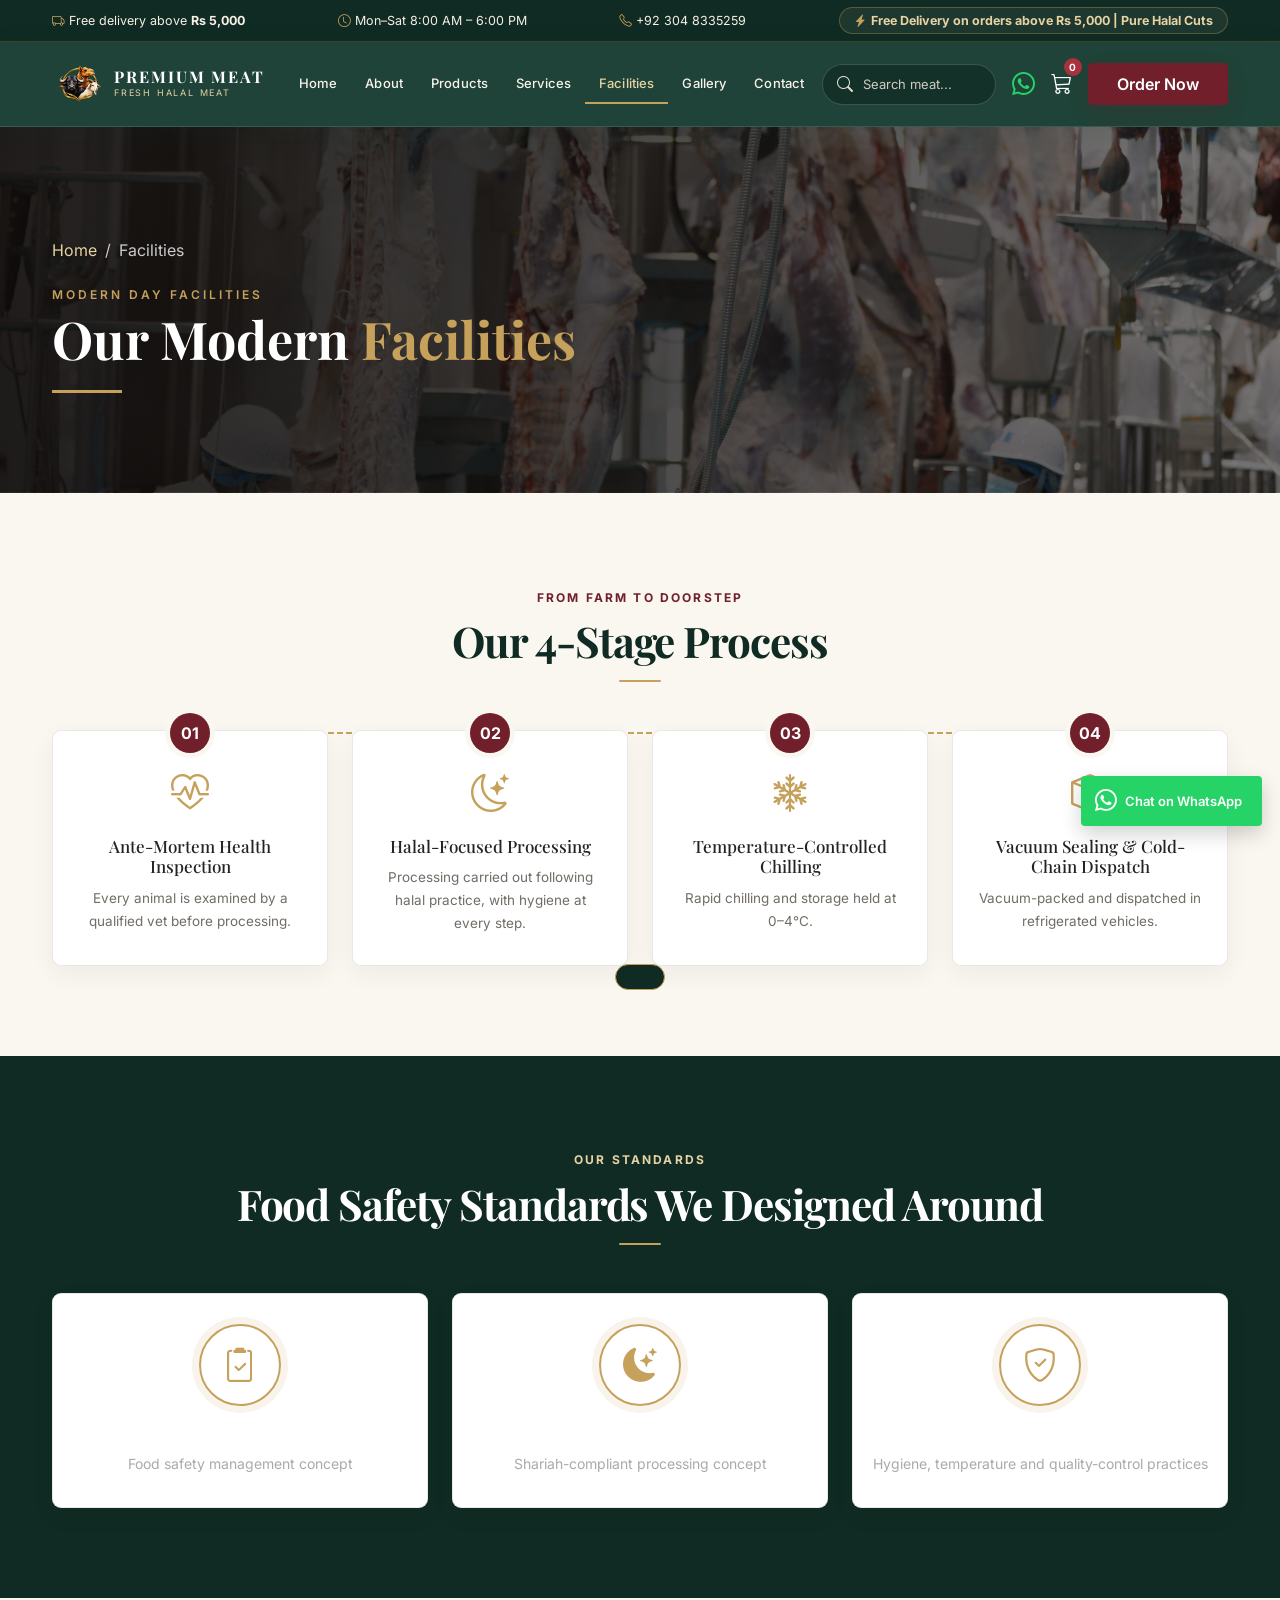
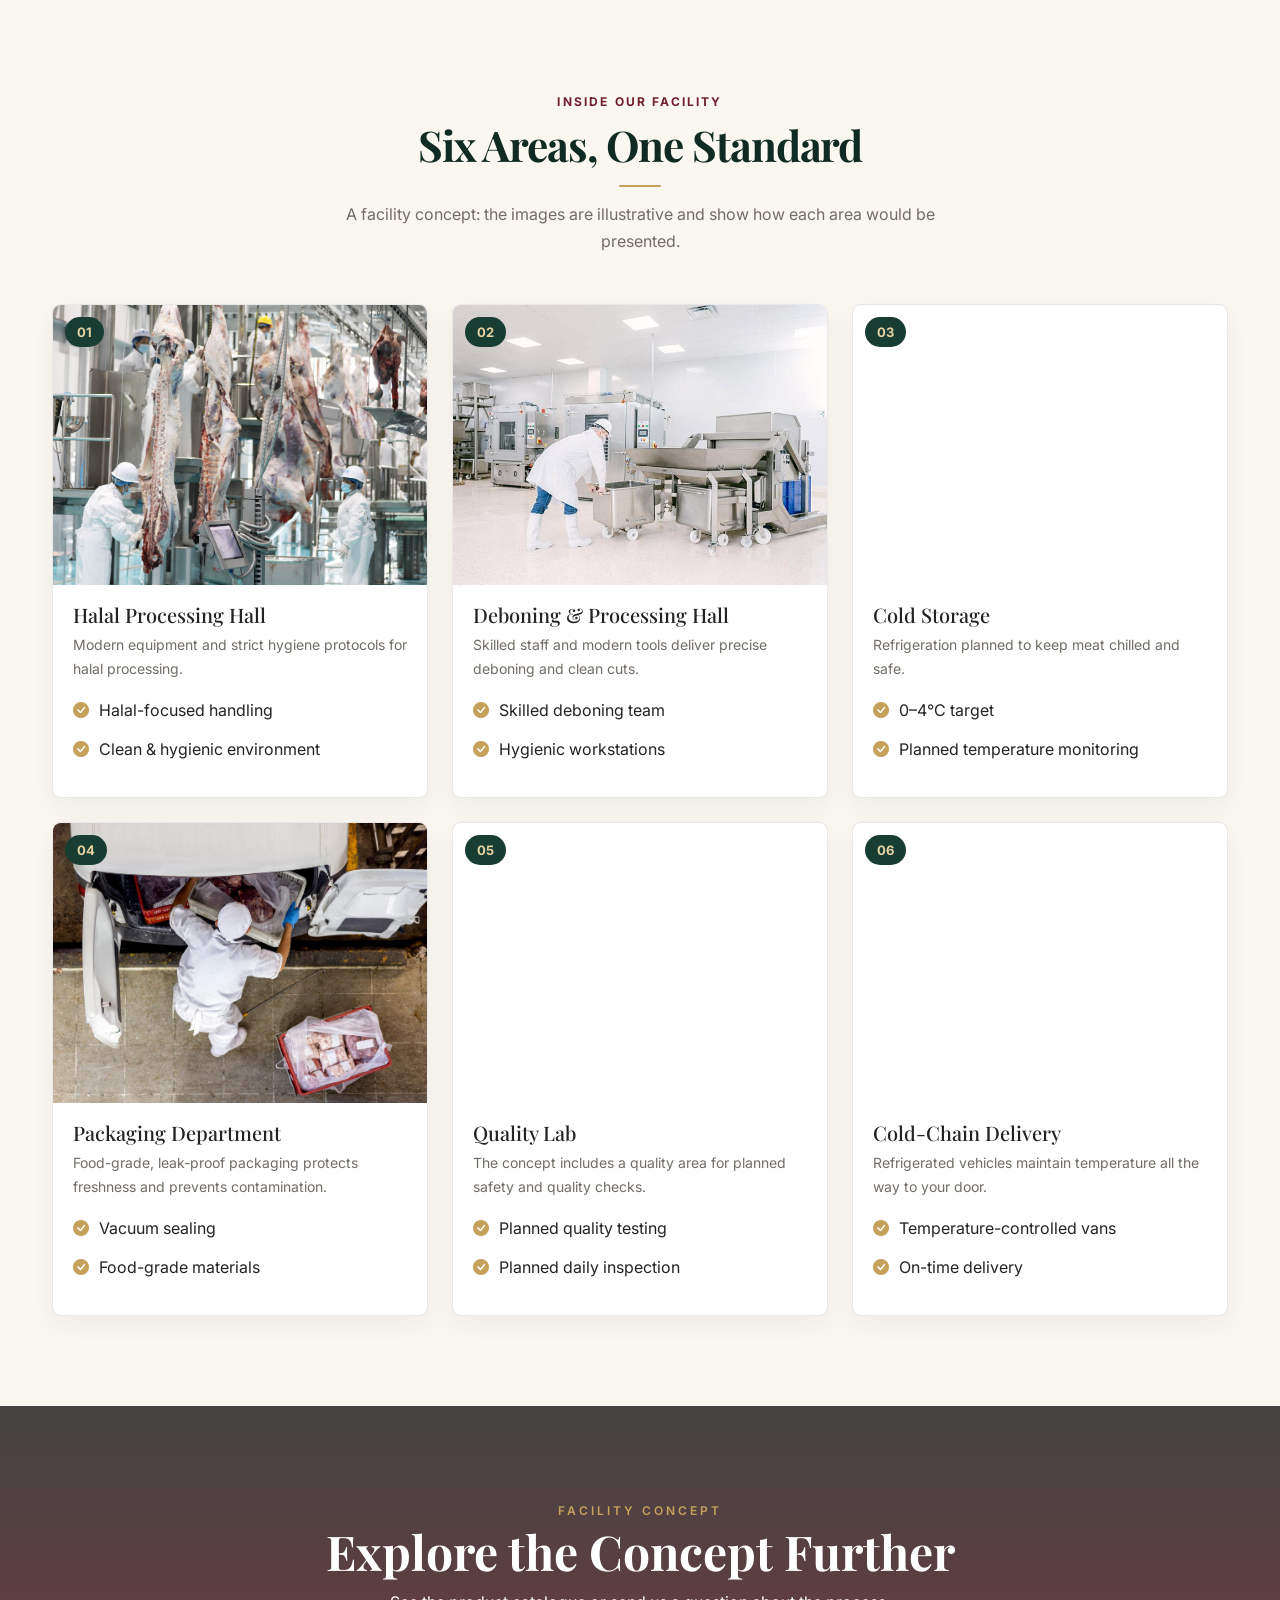
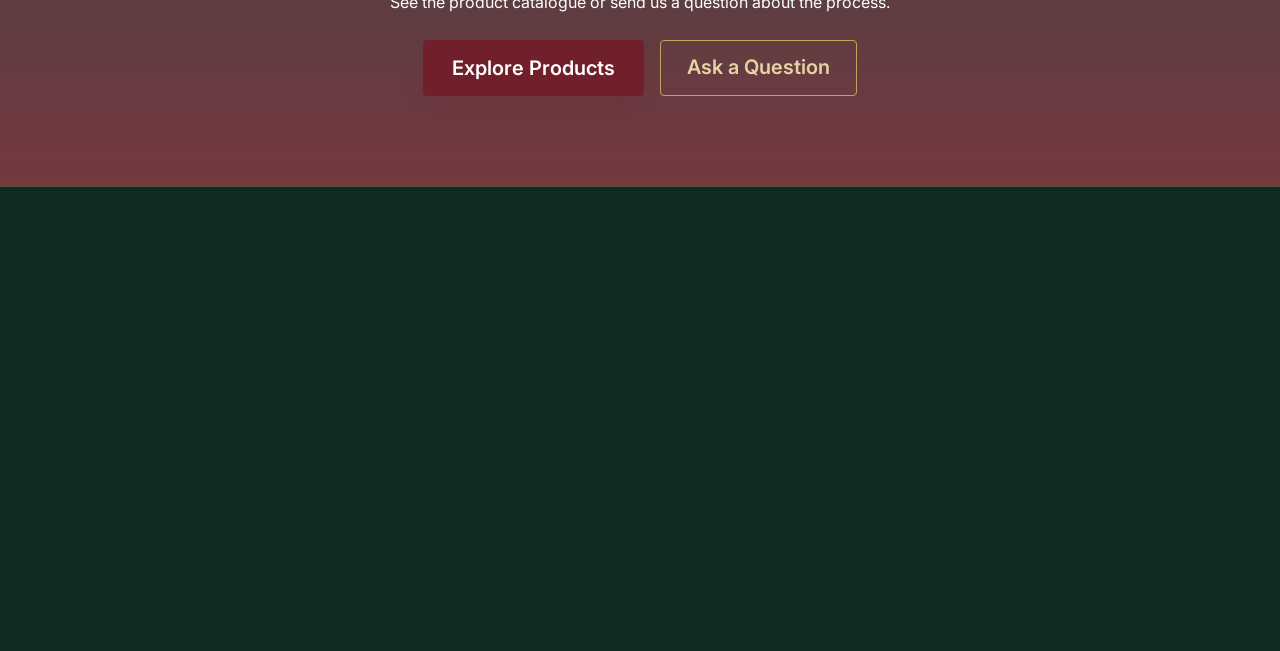
<file: facilities.html>
<!DOCTYPE html>
<html lang="en"><head>
<meta charset="UTF-8"><meta name="viewport" content="width=device-width, initial-scale=1.0">
<meta name="description" content="A halal processing, chilling and cold-chain facility concept.">
<meta name="theme-color" content="#171717">
<meta property="og:type" content="website"><meta property="og:title" content="Facilities | Premium Meat"><meta property="og:description" content="A halal processing, chilling and cold-chain facility concept."><!-- add og:url / canonical with your real deployed address -->
<title>Facilities | Premium Meat</title>
<link rel="icon" href="images/favicon.svg" type="image/svg+xml">
<link rel="preconnect" href="https://cdn.jsdelivr.net" crossorigin>
<link href="https://cdn.jsdelivr.net/npm/bootstrap@5.3.3/dist/css/bootstrap.min.css" rel="stylesheet">
<link href="https://cdn.jsdelivr.net/npm/bootstrap-icons@1.11.3/font/bootstrap-icons.min.css" rel="stylesheet">
<link rel="preconnect" href="https://fonts.googleapis.com"><link rel="preconnect" href="https://fonts.gstatic.com" crossorigin>
<link href="https://fonts.googleapis.com/css2?family=Inter:wght@400;500;600;700&family=Playfair+Display:wght@600;700&display=swap" rel="stylesheet">
<link href="css/style.css?v=20261028" rel="stylesheet">
<link href="css/premium-theme.css?v=20261028" rel="stylesheet">
</head><body>
<!-- Accessibility: keyboard users can jump straight to the content -->
<a class="skip" href="#main">Skip to content</a>
<!-- Gold scroll-progress line at very top; width is set by js/ui.js -->
<div id="progress"></div>
<!-- ===== SECTION: Top Announcement Bar ===== -->
<div class="ann"><div class="container d-flex flex-wrap justify-content-center justify-content-lg-between align-items-center gap-2">
<span><i class="bi bi-truck"></i> Free delivery above <b>Rs 5,000</b></span><span class="d-none d-md-inline"><i class="bi bi-clock"></i> Mon&ndash;Sat 8:00 AM &ndash; 6:00 PM</span><a href="tel:+923048335259"><i class="bi bi-telephone"></i> +92 304 8335259</a>
<span class="tick"><i class="bi bi-lightning-charge-fill"></i> <b id="ticker">Fresh halal meat delivered daily</b></span></div></div>
<!-- ===== END SECTION: Top Announcement Bar ===== -->
<!-- ===== SECTION: Navigation Bar ===== -->
<nav class="navbar navbar-expand-lg sticky-top"><div class="container">
<!-- Logo + brand name -->
<a class="navbar-brand d-flex align-items-center gap-2" href="index.html"><img class="logo" src="images/logo-optimized.png" alt="Premium Meat logo" width="44" height="44"><div><div class="brand-t">PREMIUM MEAT</div><div class="brand-s">Fresh Halal Meat</div></div></a>
<!-- Mobile menu button -->
<button class="navbar-toggler" data-bs-toggle="collapse" data-bs-target="#nv" aria-controls="nv" aria-expanded="false" aria-label="Menu"><span class="tg"></span><span class="tg"></span><span class="tg"></span></button><!-- animated hamburger: turns into X -->
<!-- Menu links; the current page gets a gold underline (class "active") -->
<div class="collapse navbar-collapse" id="nv"><ul class="navbar-nav mx-auto"><li><a class="nav-link" href="index.html">Home</a></li><li><a class="nav-link" href="about.html">About</a></li><li><a class="nav-link" href="products.html">Products</a></li><li><a class="nav-link" href="services.html">Services</a></li><li><a class="nav-link active" href="facilities.html">Facilities</a></li><li><a class="nav-link" href="gallery.html">Gallery</a></li><li><a class="nav-link" href="contact.html">Contact</a></li></ul>
<div class="d-flex align-items-center gap-3 flex-wrap nav-tools"><!-- Navbar search: press Enter -> filters on Products page, or redirects to products.html?search=... --><label class="nsearch"><i class="bi bi-search"></i><input id="navSearch" type="search" placeholder="Search meat..." aria-label="Search meat"></label><!-- WhatsApp icon (number is set in js/config.js) --><a data-wa class="navwa" target="_blank" rel="noopener" aria-label="WhatsApp"><i class="bi bi-whatsapp"></i></a><!-- Cart icon: number = total kg in cart (kept in sync on every page by js files) --><a href="order.html" class="cart"><i class="bi bi-cart3" aria-hidden="true"></i><span id="cartBadgeCount" aria-live="polite">0</span><span class="visually-hidden">items in cart</span></a><a href="order.html" class="btn btn-gold py-2 magnetic">Order Now</a></div>
</div></div></nav>
<!-- ===== END SECTION: Navigation Bar ===== -->
<main id="main"><!-- page content starts here (skip-link target) -->

<!-- ===== SECTION: Page Banner ===== -->
<section class="phero" style="background-image:linear-gradient(90deg,rgba(14,11,10,.92),rgba(14,11,10,.55)),url('images/facilities/slaughtering-area.jpg')"><div class="container position-relative" style="z-index:2"><p class="crumb reveal"><a href="index.html">Home</a> &nbsp;/&nbsp; Facilities</p><span class="script reveal">Modern Day Facilities</span><h1 class="reveal" data-d="100">Our Modern <span style="color:var(--gold)">Facilities</span></h1><div class="reveal" data-d="200" style="background:var(--gold);width:70px;height:3px;margin-top:20px"></div></div></section>
<!-- ===== END SECTION: Page Banner ===== -->

<!-- ===== SECTION: Process Step Timeline ===== -->
<section class="sec"><div class="container"><div class="text-center mb-5 reveal"><span class="eyebrow">From Farm to Doorstep</span><h2 class="sec-title">Our 4-Stage Process</h2></div><div class="row g-4 stages"><div class="col-md-6 col-lg-3 reveal" data-d="0"><div class="stg"><div class="num">01</div><i class="bi bi-heart-pulse"></i><h3 class="h5">Ante-Mortem Health Inspection</h3><p>Every animal is examined by a qualified vet before processing.</p></div></div><div class="col-md-6 col-lg-3 reveal" data-d="130"><div class="stg"><div class="num">02</div><i class="bi bi-moon-stars"></i><h3 class="h5">Halal-Focused Processing</h3><p>Processing carried out following halal practice, with hygiene at every step.</p></div></div><div class="col-md-6 col-lg-3 reveal" data-d="260"><div class="stg"><div class="num">03</div><i class="bi bi-snow2"></i><h3 class="h5">Temperature-Controlled Chilling</h3><p>Rapid chilling and storage held at 0&ndash;4&deg;C.</p></div></div><div class="col-md-6 col-lg-3 reveal" data-d="390"><div class="stg"><div class="num">04</div><i class="bi bi-box-seam"></i><h3 class="h5">Vacuum Sealing &amp; Cold-Chain Dispatch</h3><p>Vacuum-packed and dispatched in refrigerated vehicles.</p></div></div></div></div></section>
<!-- ===== END SECTION: Process Step Timeline ===== -->

<!-- ===== SECTION: Our Standards (practices, not certificates) ===== -->
<section class="sec dark"><div class="container"><div class="text-center mb-5 reveal"><span class="eyebrow">Our Standards</span><h2 class="sec-title">Food Safety Standards We Designed Around</h2></div><div class="row g-4"><div class="col-md-4 reveal z" data-d="0"><div class="certb"><div class="ring"><i class="bi bi-clipboard2-check" aria-hidden="true"></i></div><h3 class="h5">ISO 22000 Principles</h3><small>Food safety management concept</small></div></div><div class="col-md-4 reveal z" data-d="120"><div class="certb"><div class="ring"><i class="bi bi-moon-stars-fill" aria-hidden="true"></i></div><h3 class="h5">Halal Processing Principles</h3><small>Shariah-compliant processing concept</small></div></div><div class="col-md-4 reveal z" data-d="240"><div class="certb"><div class="ring"><i class="bi bi-shield-check" aria-hidden="true"></i></div><h3 class="h5">Food Safety Controls</h3><small>Hygiene, temperature and quality-control practices</small></div></div></div></div></section>
<!-- ===== END SECTION: Our Standards (practices, not certificates) ===== -->

<!-- ===== SECTION: Facility Cards (six areas) ===== -->
<section class="sec"><div class="container"><div class="text-center mb-5 reveal"><span class="eyebrow">Inside Our Facility</span><h2 class="sec-title">Six Areas, One Standard</h2><p class="sec-sub">A facility concept: the images are illustrative and show how each area would be presented.</p></div><div class="row g-3 g-lg-4"><div class="col-md-6 col-lg-4 reveal" data-d="0"><!-- facility card: Halal Processing Hall --><article class="fcard"><div class="fi"><img src="images/facilities/slaughtering-area.jpg" alt="Halal Processing Hall" loading="lazy" decoding="async" onerror="this.onerror=null;this.src='images/premium-beef.jpg'"><span class="fn">01</span></div><div class="fb"><h3 class="h5">Halal Processing Hall</h3><p>Modern equipment and strict hygiene protocols for halal processing.</p><ul class="check ps-0 mb-0"><li><i class='bi bi-check-circle-fill' aria-hidden='true'></i>Halal-focused handling</li><li><i class='bi bi-check-circle-fill' aria-hidden='true'></i>Clean &amp; hygienic environment</li></ul></div></article></div><div class="col-md-6 col-lg-4 reveal" data-d="100"><!-- facility card: Deboning &amp; Processing Hall --><article class="fcard"><div class="fi"><img src="images/facilities/processing-area.jpg" alt="Deboning &amp; Processing Hall" loading="lazy" decoding="async" onerror="this.onerror=null;this.src='images/premium-beef.jpg'"><span class="fn">02</span></div><div class="fb"><h3 class="h5">Deboning &amp; Processing Hall</h3><p>Skilled staff and modern tools deliver precise deboning and clean cuts.</p><ul class="check ps-0 mb-0"><li><i class='bi bi-check-circle-fill' aria-hidden='true'></i>Skilled deboning team</li><li><i class='bi bi-check-circle-fill' aria-hidden='true'></i>Hygienic workstations</li></ul></div></article></div><div class="col-md-6 col-lg-4 reveal" data-d="200"><!-- facility card: Cold Storage --><article class="fcard"><div class="fi"><img src="images/facilities/cold-storage.jpg" alt="Cold Storage" loading="lazy" decoding="async" onerror="this.onerror=null;this.src='images/premium-beef.jpg'"><span class="fn">03</span></div><div class="fb"><h3 class="h5">Cold Storage</h3><p>Refrigeration planned to keep meat chilled and safe.</p><ul class="check ps-0 mb-0"><li><i class='bi bi-check-circle-fill' aria-hidden='true'></i>0&ndash;4&deg;C target</li><li><i class='bi bi-check-circle-fill' aria-hidden='true'></i>Planned temperature monitoring</li></ul></div></article></div><div class="col-md-6 col-lg-4 reveal" data-d="0"><!-- facility card: Packaging Department --><article class="fcard"><div class="fi"><img src="images/facilities/packaging-department.jpg" alt="Packaging Department" loading="lazy" decoding="async" onerror="this.onerror=null;this.src='images/premium-beef.jpg'"><span class="fn">04</span></div><div class="fb"><h3 class="h5">Packaging Department</h3><p>Food-grade, leak-proof packaging protects freshness and prevents contamination.</p><ul class="check ps-0 mb-0"><li><i class='bi bi-check-circle-fill' aria-hidden='true'></i>Vacuum sealing</li><li><i class='bi bi-check-circle-fill' aria-hidden='true'></i>Food-grade materials</li></ul></div></article></div><div class="col-md-6 col-lg-4 reveal" data-d="100"><!-- facility card: Quality Lab --><article class="fcard"><div class="fi"><img src="images/facilities/quality-lab.jpg" alt="Quality Lab" loading="lazy" decoding="async" onerror="this.onerror=null;this.src='images/premium-beef.jpg'"><span class="fn">05</span></div><div class="fb"><h3 class="h5">Quality Lab</h3><p>The concept includes a quality area for planned safety and quality checks.</p><ul class="check ps-0 mb-0"><li><i class='bi bi-check-circle-fill' aria-hidden='true'></i>Planned quality testing</li><li><i class='bi bi-check-circle-fill' aria-hidden='true'></i>Planned daily inspection</li></ul></div></article></div><div class="col-md-6 col-lg-4 reveal" data-d="200"><!-- facility card: Cold-Chain Delivery --><article class="fcard"><div class="fi"><img src="images/facilities/delivery-van.jpg" alt="Cold-Chain Delivery" loading="lazy" decoding="async" onerror="this.onerror=null;this.src='images/premium-beef.jpg'"><span class="fn">06</span></div><div class="fb"><h3 class="h5">Cold-Chain Delivery</h3><p>Refrigerated vehicles maintain temperature all the way to your door.</p><ul class="check ps-0 mb-0"><li><i class='bi bi-check-circle-fill' aria-hidden='true'></i>Temperature-controlled vans</li><li><i class='bi bi-check-circle-fill' aria-hidden='true'></i>On-time delivery</li></ul></div></article></div></div></div></section>
<!-- ===== END SECTION: Facility Cards (six areas) ===== -->

<!-- ===== SECTION: Call To Action ===== -->
<section class="cta"><div class="container reveal z"><span class="script">Facility concept</span><h2 class="serif display-5 fw-bold">Explore the Concept Further</h2><p class="mb-4">See the product catalogue or send us a question about the process.</p><div class="d-flex gap-3 justify-content-center flex-wrap"><a href="products.html" class="btn btn-gold btn-lg">Explore Products</a><a href="contact.html" class="btn btn-line btn-lg">Ask a Question</a></div></div></section>
<!-- ===== END SECTION: Call To Action ===== -->

</main><!-- end of page content -->
<!-- ===== SECTION: Footer ===== -->
<footer>
<div class="fnews py-4"><div class="container d-flex flex-wrap align-items-center justify-content-between gap-3"><div><div class="fh mb-0">Need help choosing a cut?</div><small>Tell us what you’re cooking and we’ll help you find the right cut.</small></div><a data-wa data-msg="Hello, I would like help choosing a cut." target="_blank" rel="noopener" class="btn btn-gold py-2">Talk to our team <i class="bi bi-arrow-up-right" aria-hidden="true"></i></a></div></div>
<div class="container pt-5 pb-4 fcols"><div class="row g-4">
<!-- Column 1: brand -->
<div class="col-lg-4"><div class="d-flex align-items-center gap-2 mb-3"><img src="images/logo-optimized.png" alt="Premium Meat logo" width="48" height="48"><div><div class="brand-t">PREMIUM MEAT</div><div class="brand-s">Fresh Halal Meat</div></div></div><p>Fresh, hygienic, halal-focused premium meat, with simple online ordering through WhatsApp.</p></div>
<!-- Column 2: quick links -->
<div class="col-6 col-lg-2"><div class="fh">Quick Links</div><a href="index.html">Home</a><a href="about.html">About</a><a href="products.html">Products</a><a href="services.html">Services</a></div>
<!-- Column 3: explore -->
<div class="col-6 col-lg-2"><div class="fh">Explore</div><a href="facilities.html">Facilities</a><a href="gallery.html">Gallery</a><a href="contact.html">Contact</a><a href="order.html">Order</a></div>
<!-- Column 4: contact + demo information -->
<div class="col-lg-4"><div class="fh">Contact</div><a href="tel:+923048335259"><i class="bi bi-telephone text-warning" aria-hidden="true"></i> +92 304 8335259</a><a data-wa target="_blank" rel="noopener"><i class="bi bi-whatsapp text-warning" aria-hidden="true"></i> Order on WhatsApp</a><div><i class="bi bi-clock text-warning" aria-hidden="true"></i> Mon &ndash; Sat: 8:00 AM &ndash; 6:00 PM</div></div>
</div></div>
<!-- Copyright row (identical on every page) -->
<div class="fbottom py-3"><div class="container d-flex flex-wrap justify-content-between gap-2"><span>&copy; 2026 Premium Meat. All Rights Reserved.<br><!-- to link your name to GitHub/portfolio later, wrap it in <a href="YOUR-LINK"> -->Designed &amp; Developed by Khadim Hussain</span><span>Privacy Policy &nbsp;|&nbsp; Terms &amp; Conditions</span></div>
<div class="container demo-note"><!-- remove this note if the website goes live for a real business --><strong>Portfolio Demonstration:</strong> Premium Meat is a fictional business concept created by Khadim Hussain to demonstrate website design and frontend development. Product information, prices and business details are illustrative. The website does not process online payments; an order is sent as a WhatsApp message.</div></div></footer>
<!-- ===== END SECTION: Footer ===== -->
<!-- Mobile bottom action bar (phones only): Call / WhatsApp / Cart -->
<nav class="mbar" aria-label="Quick actions"><a href="tel:+923048335259"><i class="bi bi-telephone" aria-hidden="true"></i>Call</a><a data-wa data-msg="Hello Premium Meat" target="_blank" rel="noopener"><i class="bi bi-whatsapp" aria-hidden="true"></i>WhatsApp</a><a href="order.html"><i class="bi bi-cart3" aria-hidden="true"></i><span>Cart <b id="cartBadgeMobile">0</b></span></a></nav>
<!-- Floating WhatsApp button (desktop/tablet) -->
<a class="wa" data-wa data-msg="Hello Premium Meat, I want to place an order." target="_blank" rel="noopener" aria-label="Chat on WhatsApp"><i class="bi bi-whatsapp" aria-hidden="true"></i><span>Chat on WhatsApp</span></a>
<!-- Back-to-top button -->
<button id="toTop" aria-label="Back to top"><i class="bi bi-arrow-up" aria-hidden="true"></i></button><!-- "added to cart" message box (screen readers are told via role=status) --><div id="toast" role="status" aria-live="polite"></div>
<!-- Bootstrap JS (modals, carousel, accordion, tabs) -->
<script defer src="https://cdn.jsdelivr.net/npm/bootstrap@5.3.3/dist/js/bootstrap.bundle.min.js"></script>
<!-- Our scripts: one file per responsibility. "defer" = the page appears first, scripts run after, in this order (config first, main last) -->
<script defer src="js/config.js"></script><script defer src="js/data.js"></script><script defer src="js/render.js"></script><script defer src="js/ui.js"></script><script defer src="js/cart.js"></script><script defer src="js/products.js"></script><script defer src="js/checkout.js"></script><script defer src="js/calculator.js"></script><script defer src="js/gallery.js"></script><script defer src="js/main.js"></script>
</body></html>
</file>
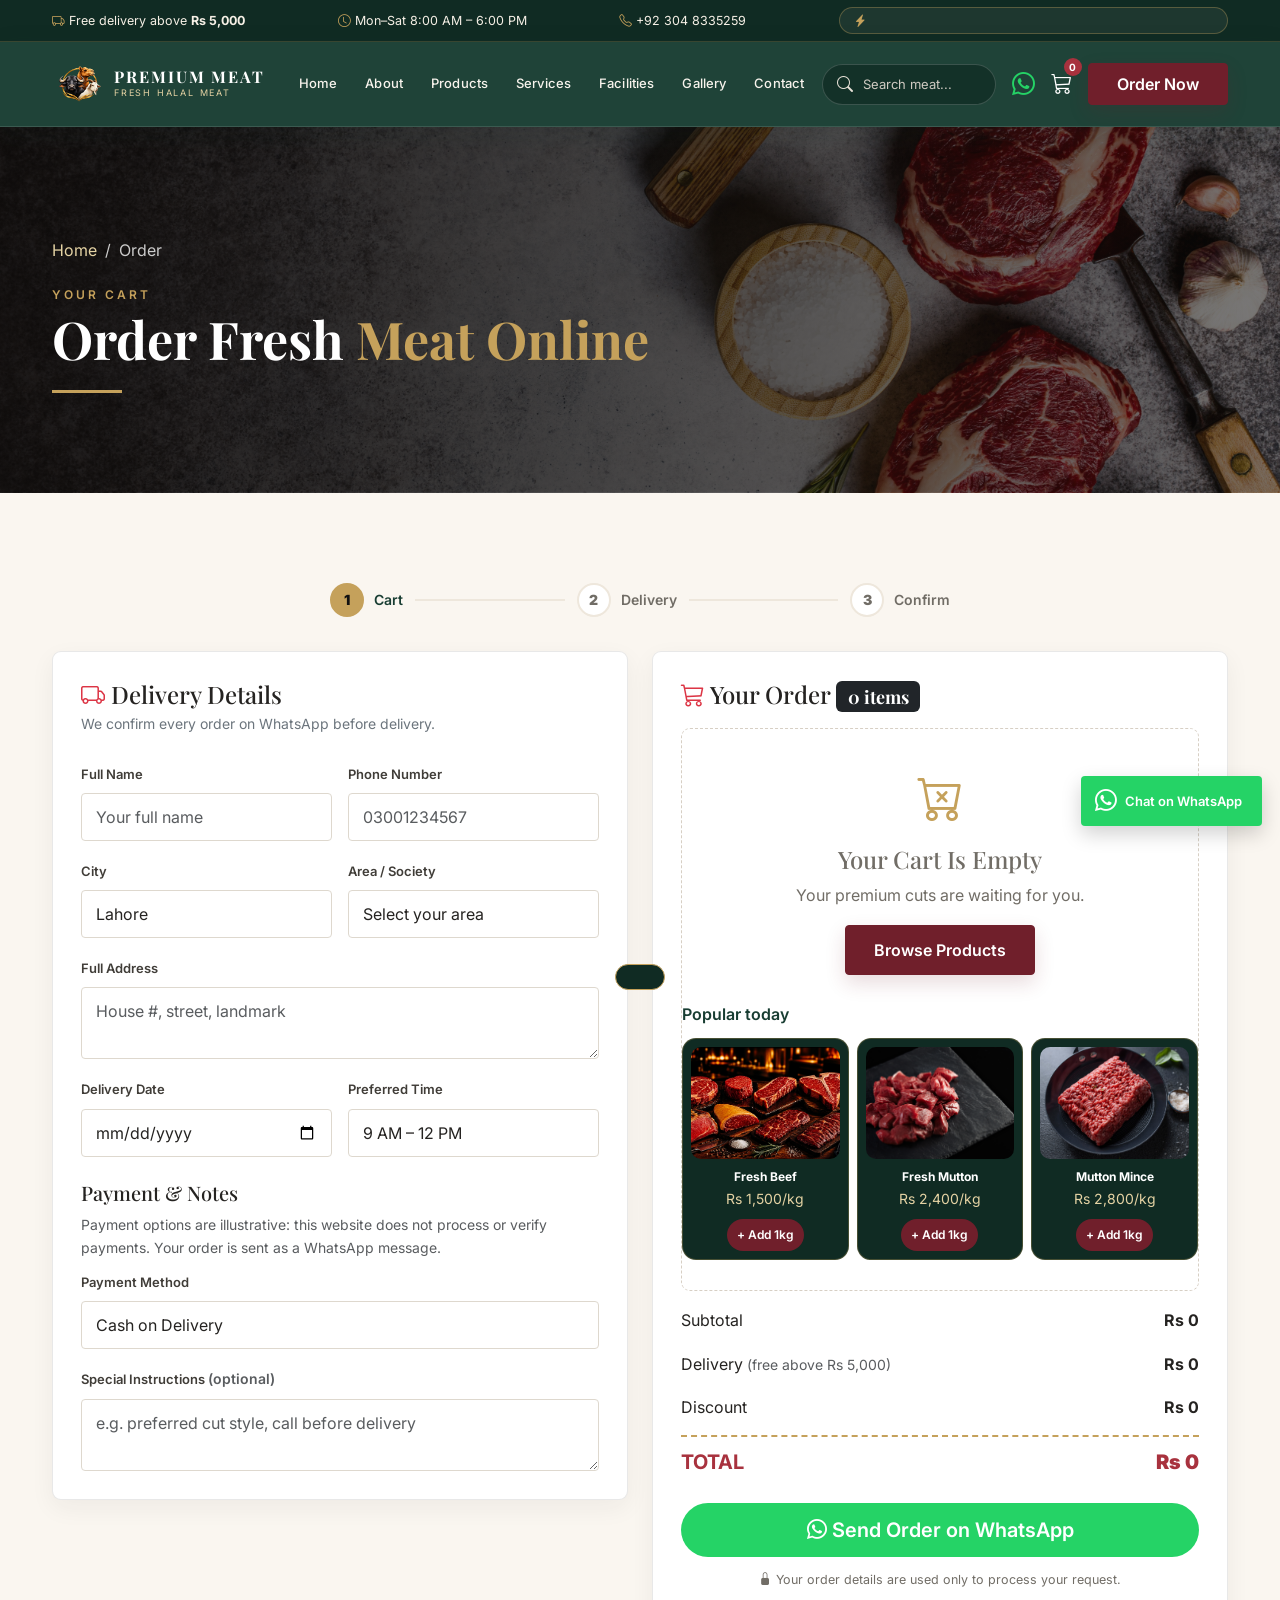
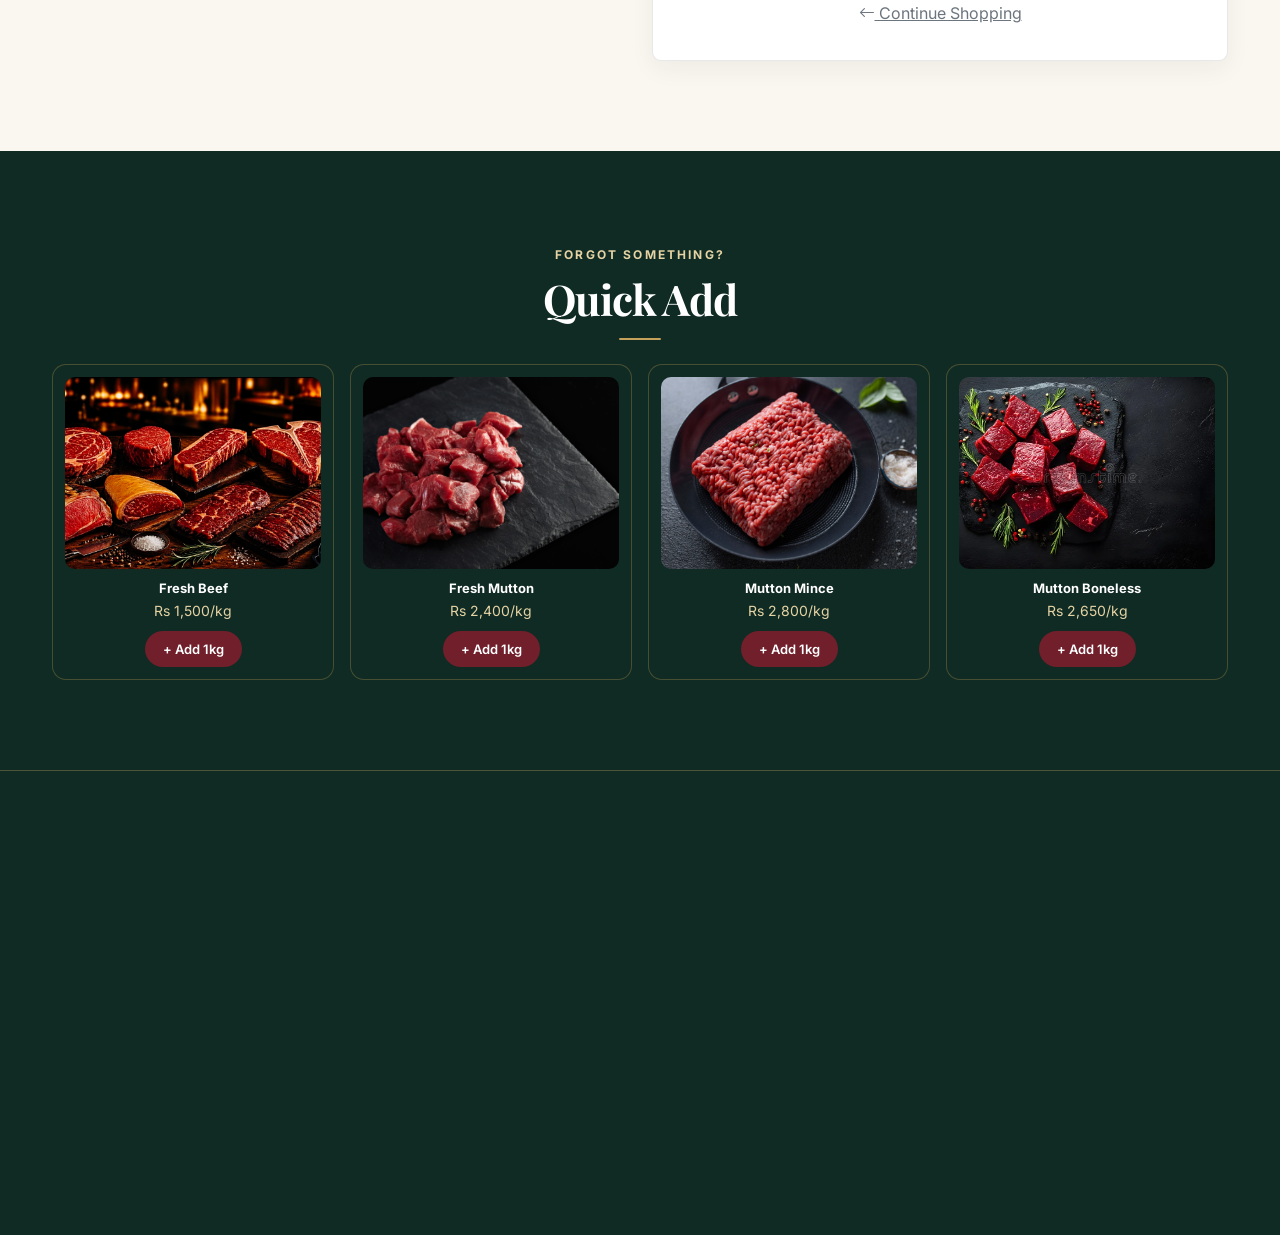
<file: order.html>
<!DOCTYPE html>
<html lang="en"><head>
<meta charset="UTF-8"><meta name="viewport" content="width=device-width, initial-scale=1.0">
<meta name="description" content="Review your cart and send your order directly on WhatsApp.">
<meta name="theme-color" content="#171717">
<meta property="og:type" content="website"><meta property="og:title" content="Order & Cart | Premium Meat"><meta property="og:description" content="Review your cart and send your order directly on WhatsApp."><!-- add og:url / canonical with your real deployed address -->
<title>Order & Cart | Premium Meat</title>
<link rel="icon" href="images/favicon.svg" type="image/svg+xml">
<link rel="preconnect" href="https://cdn.jsdelivr.net" crossorigin>
<link href="https://cdn.jsdelivr.net/npm/bootstrap@5.3.3/dist/css/bootstrap.min.css" rel="stylesheet">
<link href="https://cdn.jsdelivr.net/npm/bootstrap-icons@1.11.3/font/bootstrap-icons.min.css" rel="stylesheet">
<link rel="preconnect" href="https://fonts.googleapis.com"><link rel="preconnect" href="https://fonts.gstatic.com" crossorigin>
<link href="https://fonts.googleapis.com/css2?family=Inter:wght@400;500;600;700&family=Playfair+Display:wght@600;700&display=swap" rel="stylesheet">
<link href="css/style.css?v=20261028" rel="stylesheet">
<link href="css/premium-theme.css?v=20261028" rel="stylesheet">
</head><body>
<!-- Accessibility: keyboard users can jump straight to the content -->
<a class="skip" href="#main">Skip to content</a>
<!-- Gold scroll-progress line at very top; width is set by js/ui.js -->
<div id="progress"></div>
<!-- ===== SECTION: Top Announcement Bar ===== -->
<div class="ann"><div class="container d-flex flex-wrap justify-content-center justify-content-lg-between align-items-center gap-2">
<span><i class="bi bi-truck"></i> Free delivery above <b>Rs 5,000</b></span><span class="d-none d-md-inline"><i class="bi bi-clock"></i> Mon&ndash;Sat 8:00 AM &ndash; 6:00 PM</span><a href="tel:+923048335259"><i class="bi bi-telephone"></i> +92 304 8335259</a>
<span class="tick"><i class="bi bi-lightning-charge-fill"></i> <b id="ticker">Fresh halal meat delivered daily</b></span></div></div>
<!-- ===== END SECTION: Top Announcement Bar ===== -->
<!-- ===== SECTION: Navigation Bar ===== -->
<nav class="navbar navbar-expand-lg sticky-top"><div class="container">
<!-- Logo + brand name -->
<a class="navbar-brand d-flex align-items-center gap-2" href="index.html"><img class="logo" src="images/logo-optimized.png" alt="Premium Meat logo" width="44" height="44"><div><div class="brand-t">PREMIUM MEAT</div><div class="brand-s">Fresh Halal Meat</div></div></a>
<!-- Mobile menu button -->
<button class="navbar-toggler" data-bs-toggle="collapse" data-bs-target="#nv" aria-controls="nv" aria-expanded="false" aria-label="Menu"><span class="tg"></span><span class="tg"></span><span class="tg"></span></button><!-- animated hamburger: turns into X -->
<!-- Menu links; the current page gets a gold underline (class "active") -->
<div class="collapse navbar-collapse" id="nv"><ul class="navbar-nav mx-auto"><li><a class="nav-link" href="index.html">Home</a></li><li><a class="nav-link" href="about.html">About</a></li><li><a class="nav-link" href="products.html">Products</a></li><li><a class="nav-link" href="services.html">Services</a></li><li><a class="nav-link" href="facilities.html">Facilities</a></li><li><a class="nav-link" href="gallery.html">Gallery</a></li><li><a class="nav-link" href="contact.html">Contact</a></li></ul>
<div class="d-flex align-items-center gap-3 flex-wrap nav-tools"><!-- Navbar search: press Enter -> filters on Products page, or redirects to products.html?search=... --><label class="nsearch"><i class="bi bi-search"></i><input id="navSearch" type="search" placeholder="Search meat..." aria-label="Search meat"></label><!-- WhatsApp icon (number is set in js/config.js) --><a data-wa class="navwa" target="_blank" rel="noopener" aria-label="WhatsApp"><i class="bi bi-whatsapp"></i></a><!-- Cart icon: number = total kg in cart (kept in sync on every page by js files) --><a href="order.html" class="cart"><i class="bi bi-cart3" aria-hidden="true"></i><span id="cartBadgeCount" aria-live="polite">0</span><span class="visually-hidden">items in cart</span></a><a href="order.html" class="btn btn-gold py-2 magnetic">Order Now</a></div>
</div></div></nav>
<!-- ===== END SECTION: Navigation Bar ===== -->
<main id="main"><!-- page content starts here (skip-link target) -->

<!-- ===== SECTION: Page Banner ===== -->
<section class="phero" style="background-image:linear-gradient(90deg,rgba(14,11,10,.92),rgba(14,11,10,.55)),url('images/order/hero-image5.jpg')"><div class="container position-relative" style="z-index:2"><p class="crumb reveal"><a href="index.html">Home</a> &nbsp;/&nbsp; Order</p><span class="script reveal">Your Cart</span><h1 class="reveal" data-d="100">Order Fresh <span style="color:var(--gold)">Meat Online</span></h1><div class="reveal" data-d="200" style="background:var(--gold);width:70px;height:3px;margin-top:20px"></div></div></section>
<!-- ===== END SECTION: Page Banner ===== -->

<!-- ===== SECTION: Checkout (stepper, delivery form left, sticky order summary right) ===== -->
<section class="sec"><div class="container">
<!-- PROGRESS STEPPER: (1) Cart - (2) Delivery - (3) Confirm (updated by js/checkout.js) -->
<ol class="stepper list-unstyled" aria-label="Checkout progress"><li class="st now" id="stp1"><b>1</b><span>Cart</span></li><li class="ln" aria-hidden="true"></li><li class="st" id="stp2"><b>2</b><span>Delivery</span></li><li class="ln" aria-hidden="true"></li><li class="st" id="stp3"><b>3</b><span>Confirm</span></li></ol>
<div class="row g-4">
<!-- LEFT: Step 2 delivery details + Step 3 payment (guest checkout - no account needed) -->
<div class="col-lg-6 reveal l"><div class="panel"><h2 class="h3 mb-1"><i class="bi bi-truck text-danger" aria-hidden="true"></i> Delivery Details</h2><p class="text-secondary small mb-4">We confirm every order on WhatsApp before delivery.</p>
<form id="orderForm" novalidate><div class="row g-3">
<div class="col-md-6"><label class="form-label" for="custName">Full Name</label><input id="custName" class="form-control" required minlength="3" autocomplete="name" placeholder="Your full name"><div class="invalid-feedback">&#9888; Please enter your name.</div></div>
<div class="col-md-6"><label class="form-label" for="custPhone">Phone Number</label><input id="custPhone" type="tel" class="form-control" required pattern="03[0-9]{9}" maxlength="11" inputmode="numeric" autocomplete="tel" placeholder="03001234567"><div class="invalid-feedback">&#9888; Please enter a valid Pakistani mobile number (11 digits, starts with 03).</div></div>
<div class="col-md-6"><label class="form-label" for="custCity">City</label><select id="custCity" class="form-select"><option>Lahore</option><option>Other (we will confirm)</option></select><div class="invalid-feedback">&#9888; Please choose your city.</div></div>
<div class="col-md-6"><label class="form-label" for="custArea">Area / Society</label><select id="custArea" class="form-select" required><option value="">Select your area</option><option>DHA Lahore</option><option>Johar Town</option><option>Model Town</option><option>Gulberg</option><option>Bahria Town</option><option>Wapda Town</option><option>Raiwind</option><option>Township</option><option>Other area (we'll confirm)</option></select><div class="invalid-feedback">&#9888; Please choose your area.</div></div>
<div class="col-12"><label class="form-label" for="custAddress">Full Address</label><textarea id="custAddress" rows="2" class="form-control" required minlength="8" autocomplete="street-address" placeholder="House #, street, landmark"></textarea><div class="invalid-feedback">&#9888; Delivery address is required.</div></div>
<div class="col-md-6"><label class="form-label" for="custDate">Delivery Date</label><input id="custDate" type="date" class="form-control" required><div class="invalid-feedback">&#9888; Please choose a delivery date.</div></div>
<div class="col-md-6"><label class="form-label" for="custSlot">Preferred Time</label><select id="custSlot" class="form-select"><option>9 AM &ndash; 12 PM</option><option>12 PM &ndash; 3 PM</option><option>3 PM &ndash; 6 PM</option><option>6 PM &ndash; 8 PM</option></select><div class="invalid-feedback">&#9888; Please choose a time.</div></div>
</div><h3 class="h5 mt-4 mb-2">Payment &amp; Notes</h3><p class="small text-muted mb-2">Payment options are illustrative: this website does not process or verify payments. Your order is sent as a WhatsApp message.</p><div class="row g-3"><div class="col-12"><label class="form-label" for="custPay">Payment Method</label><select id="custPay" class="form-select"><option>Cash on Delivery</option><option>EasyPaisa</option></select><div class="invalid-feedback">&#9888; Please choose a payment method.</div></div><div class="col-12"><label class="form-label" for="custNotes">Special Instructions <small class="text-muted">(optional)</small></label><textarea id="custNotes" rows="2" class="form-control" maxlength="300" placeholder="e.g. preferred cut style, call before delivery"></textarea></div></div></form></div></div>
<!-- RIGHT: Step 1 cart + Step 4 summary (sticky on desktop) -->
<div class="col-lg-6 reveal r"><div class="panel sticky-sum sum-head"><h2 class="h3 mb-3"><i class="bi bi-cart3 text-danger" aria-hidden="true"></i> Your Order <span class="badge bg-dark" id="cartCount">0</span></h2>
<div id="cartList"><!-- items: image, name, price, weight [-] [+], subtotal, remove (js/cart.js) --></div>
<!-- Free-delivery progress: "Add Rs 850 more for free delivery" -->
<div class="free" id="freeDel" hidden><div id="freeTxt"></div><div class="track"><i id="freeBar"></i></div></div>
<div id="cartTotals" class="totals mt-2"><!-- price breakdown --><div><span>Subtotal</span><b id="tSub">Rs 0</b></div><div><span>Delivery <small class="text-muted">(free above Rs 5,000)</small></span><b id="tDel">Rs 0</b></div><div><span>Discount</span><b id="tDisc">Rs 0</b></div><div class="grand"><span>TOTAL</span><b id="tGrand">Rs 0</b></div></div>
<!-- Place order: outside the form but linked to it with form="orderForm" -->
<button type="submit" form="orderForm" class="btn btn-wa btn-lg w-100 mt-3"><i class="bi bi-whatsapp" aria-hidden="true"></i> Send Order on WhatsApp</button>
<p class="privacy"><i class="bi bi-lock-fill" aria-hidden="true"></i> Your order details are used only to process your request.</p><!-- demo note: a real store would need a secure backend -->
<a href="products.html" class="btn btn-link text-secondary w-100 mt-1"><i class="bi bi-arrow-left" aria-hidden="true"></i> Continue Shopping</a></div></div></div></div></section>
<!-- ===== END SECTION: Checkout (stepper, delivery form left, sticky order summary right) ===== -->

<!-- ===== SECTION: Order Success Confirmation ===== -->
<div class="modal fade" id="successModal" tabindex="-1" aria-labelledby="okTitle" aria-hidden="true"><div class="modal-dialog modal-dialog-centered"><div class="modal-content text-center p-4" style="border-radius:var(--radius-lg)">
<div class="ok-icon"><i class="bi bi-check-lg" aria-hidden="true"></i></div><h2 class="h3" id="okTitle">Order Sent!</h2><p class="text-secondary mb-1">Thank you, <b id="okName"></b>. WhatsApp opened with your order &mdash; just press <b>Send</b>.</p>
<p class="mb-1">Reference: <b id="okRef"></b> &middot; Total: <b id="okTotal"></b></p><p class="small text-muted">We will confirm your delivery slot by reply.</p>
<a href="index.html" class="btn btn-gold">Back to Home</a></div></div></div>
<!-- ===== END SECTION: Order Success Confirmation ===== -->

<!-- ===== SECTION: Quick Add Popular Items ===== -->
<section class="sec dark"><div class="container"><div class="text-center mb-4"><span class="eyebrow">Forgot Something?</span><h2 class="sec-title">Quick Add</h2></div><div class="row g-3" id="quickGrid"><!-- drawn by js/render.js --></div></div></section>
<!-- ===== END SECTION: Quick Add Popular Items ===== -->

</main><!-- end of page content -->
<!-- ===== SECTION: Footer ===== -->
<footer>
<div class="fnews py-4"><div class="container d-flex flex-wrap align-items-center justify-content-between gap-3"><div><div class="fh mb-0">Need help choosing a cut?</div><small>Tell us what you’re cooking and we’ll help you find the right cut.</small></div><a data-wa data-msg="Hello, I would like help choosing a cut." target="_blank" rel="noopener" class="btn btn-gold py-2">Talk to our team <i class="bi bi-arrow-up-right" aria-hidden="true"></i></a></div></div>
<div class="container pt-5 pb-4 fcols"><div class="row g-4">
<!-- Column 1: brand -->
<div class="col-lg-4"><div class="d-flex align-items-center gap-2 mb-3"><img src="images/logo-optimized.png" alt="Premium Meat logo" width="48" height="48"><div><div class="brand-t">PREMIUM MEAT</div><div class="brand-s">Fresh Halal Meat</div></div></div><p>Fresh, hygienic, halal-focused premium meat, with simple online ordering through WhatsApp.</p></div>
<!-- Column 2: quick links -->
<div class="col-6 col-lg-2"><div class="fh">Quick Links</div><a href="index.html">Home</a><a href="about.html">About</a><a href="products.html">Products</a><a href="services.html">Services</a></div>
<!-- Column 3: explore -->
<div class="col-6 col-lg-2"><div class="fh">Explore</div><a href="facilities.html">Facilities</a><a href="gallery.html">Gallery</a><a href="contact.html">Contact</a><a href="order.html">Order</a></div>
<!-- Column 4: contact + demo information -->
<div class="col-lg-4"><div class="fh">Contact</div><a href="tel:+923048335259"><i class="bi bi-telephone text-warning" aria-hidden="true"></i> +92 304 8335259</a><a data-wa target="_blank" rel="noopener"><i class="bi bi-whatsapp text-warning" aria-hidden="true"></i> Order on WhatsApp</a><div><i class="bi bi-clock text-warning" aria-hidden="true"></i> Mon &ndash; Sat: 8:00 AM &ndash; 6:00 PM</div></div>
</div></div>
<!-- Copyright row (identical on every page) -->
<div class="fbottom py-3"><div class="container d-flex flex-wrap justify-content-between gap-2"><span>&copy; 2026 Premium Meat. All Rights Reserved.<br><!-- to link your name to GitHub/portfolio later, wrap it in <a href="YOUR-LINK"> -->Designed &amp; Developed by Khadim Hussain</span><span>Privacy Policy &nbsp;|&nbsp; Terms &amp; Conditions</span></div>
<div class="container demo-note"><!-- remove this note if the website goes live for a real business --><strong>Portfolio Demonstration:</strong> Premium Meat is a fictional business concept created by Khadim Hussain to demonstrate website design and frontend development. Product information, prices and business details are illustrative. The website does not process online payments; an order is sent as a WhatsApp message.</div></div></footer>
<!-- ===== END SECTION: Footer ===== -->
<!-- Mobile bottom action bar (phones only): Call / WhatsApp / Cart -->
<nav class="mbar" aria-label="Quick actions"><a href="tel:+923048335259"><i class="bi bi-telephone" aria-hidden="true"></i>Call</a><a data-wa data-msg="Hello Premium Meat" target="_blank" rel="noopener"><i class="bi bi-whatsapp" aria-hidden="true"></i>WhatsApp</a><a href="order.html"><i class="bi bi-cart3" aria-hidden="true"></i><span>Cart <b id="cartBadgeMobile">0</b></span></a></nav>
<!-- Floating WhatsApp button (desktop/tablet) -->
<a class="wa" data-wa data-msg="Hello Premium Meat, I want to place an order." target="_blank" rel="noopener" aria-label="Chat on WhatsApp"><i class="bi bi-whatsapp" aria-hidden="true"></i><span>Chat on WhatsApp</span></a>
<!-- Back-to-top button -->
<button id="toTop" aria-label="Back to top"><i class="bi bi-arrow-up" aria-hidden="true"></i></button><!-- "added to cart" message box (screen readers are told via role=status) --><div id="toast" role="status" aria-live="polite"></div>
<!-- Bootstrap JS (modals, carousel, accordion, tabs) -->
<script defer src="https://cdn.jsdelivr.net/npm/bootstrap@5.3.3/dist/js/bootstrap.bundle.min.js"></script>
<!-- Our scripts: one file per responsibility. "defer" = the page appears first, scripts run after, in this order (config first, main last) -->
<script defer src="js/config.js"></script><script defer src="js/data.js"></script><script defer src="js/render.js"></script><script defer src="js/ui.js"></script><script defer src="js/cart.js"></script><script defer src="js/products.js"></script><script defer src="js/checkout.js"></script><script defer src="js/calculator.js"></script><script defer src="js/gallery.js"></script><script defer src="js/main.js"></script>
</body></html>
</file>
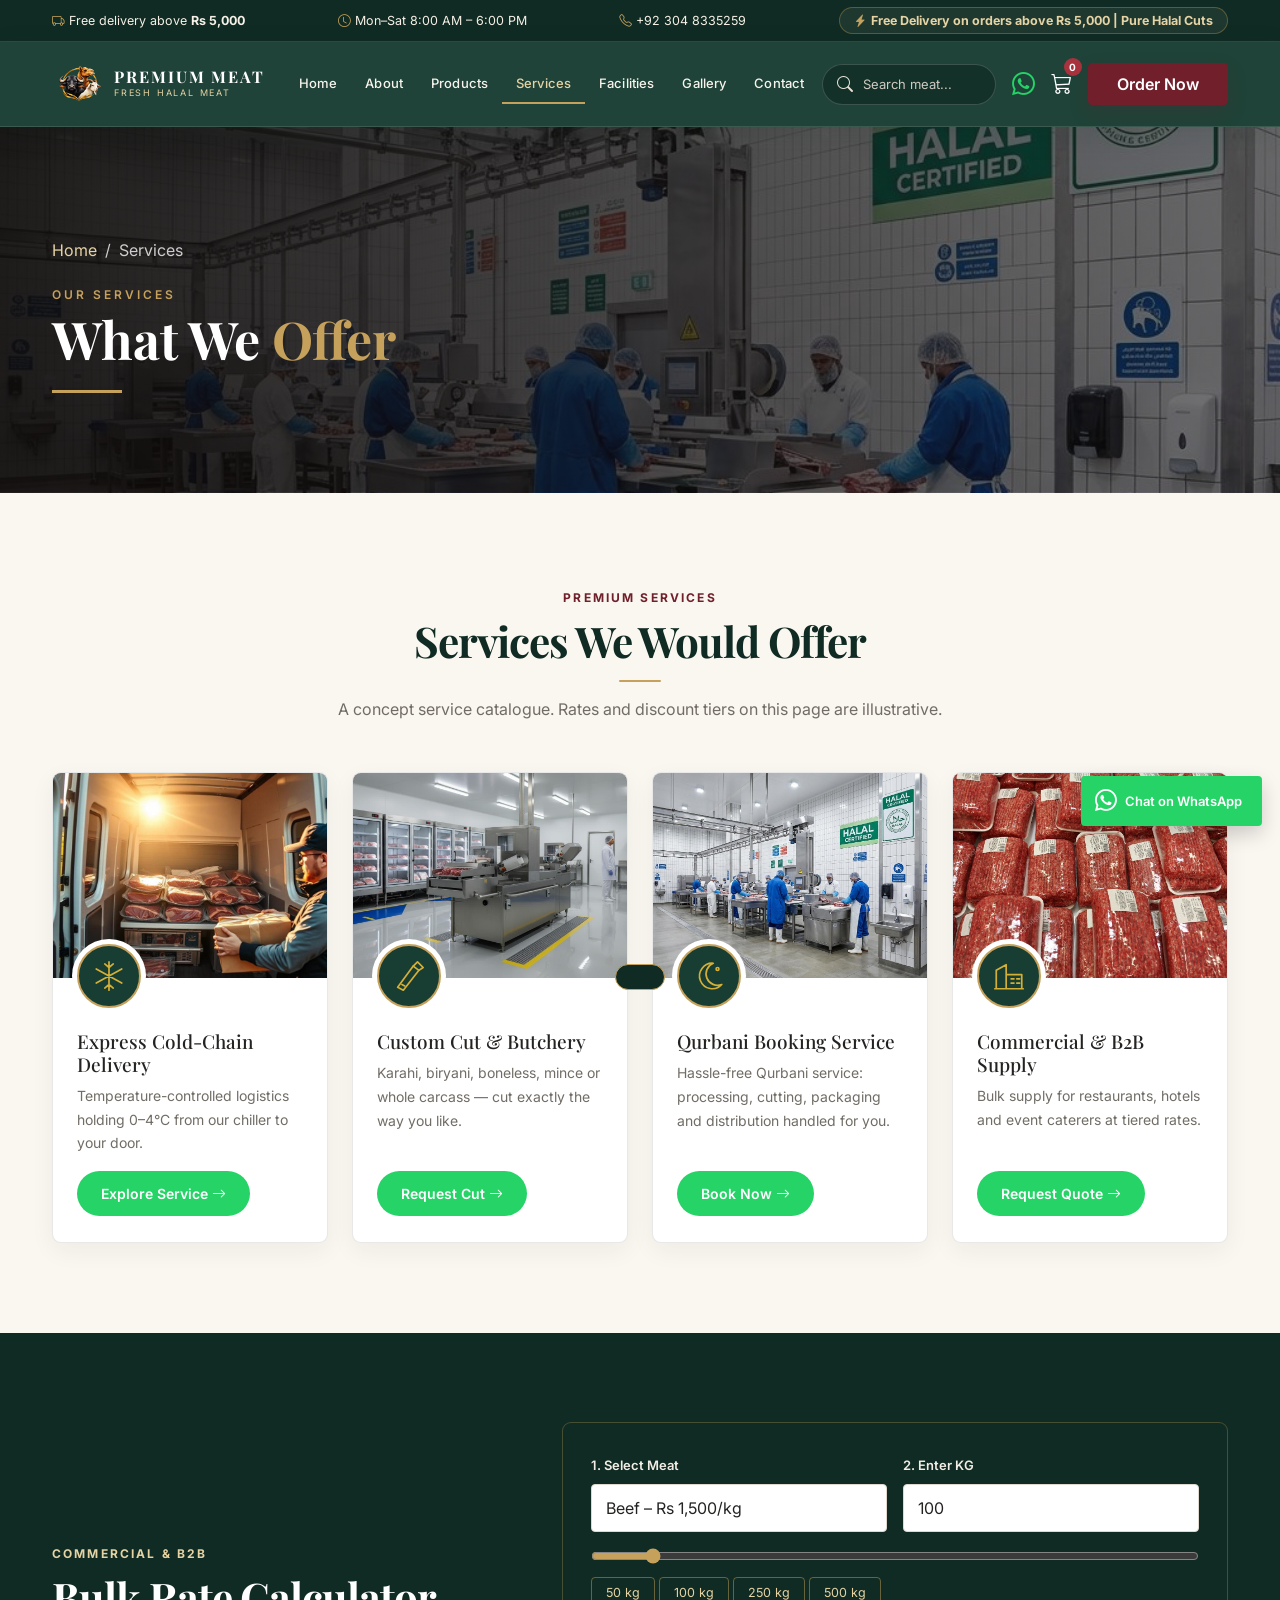
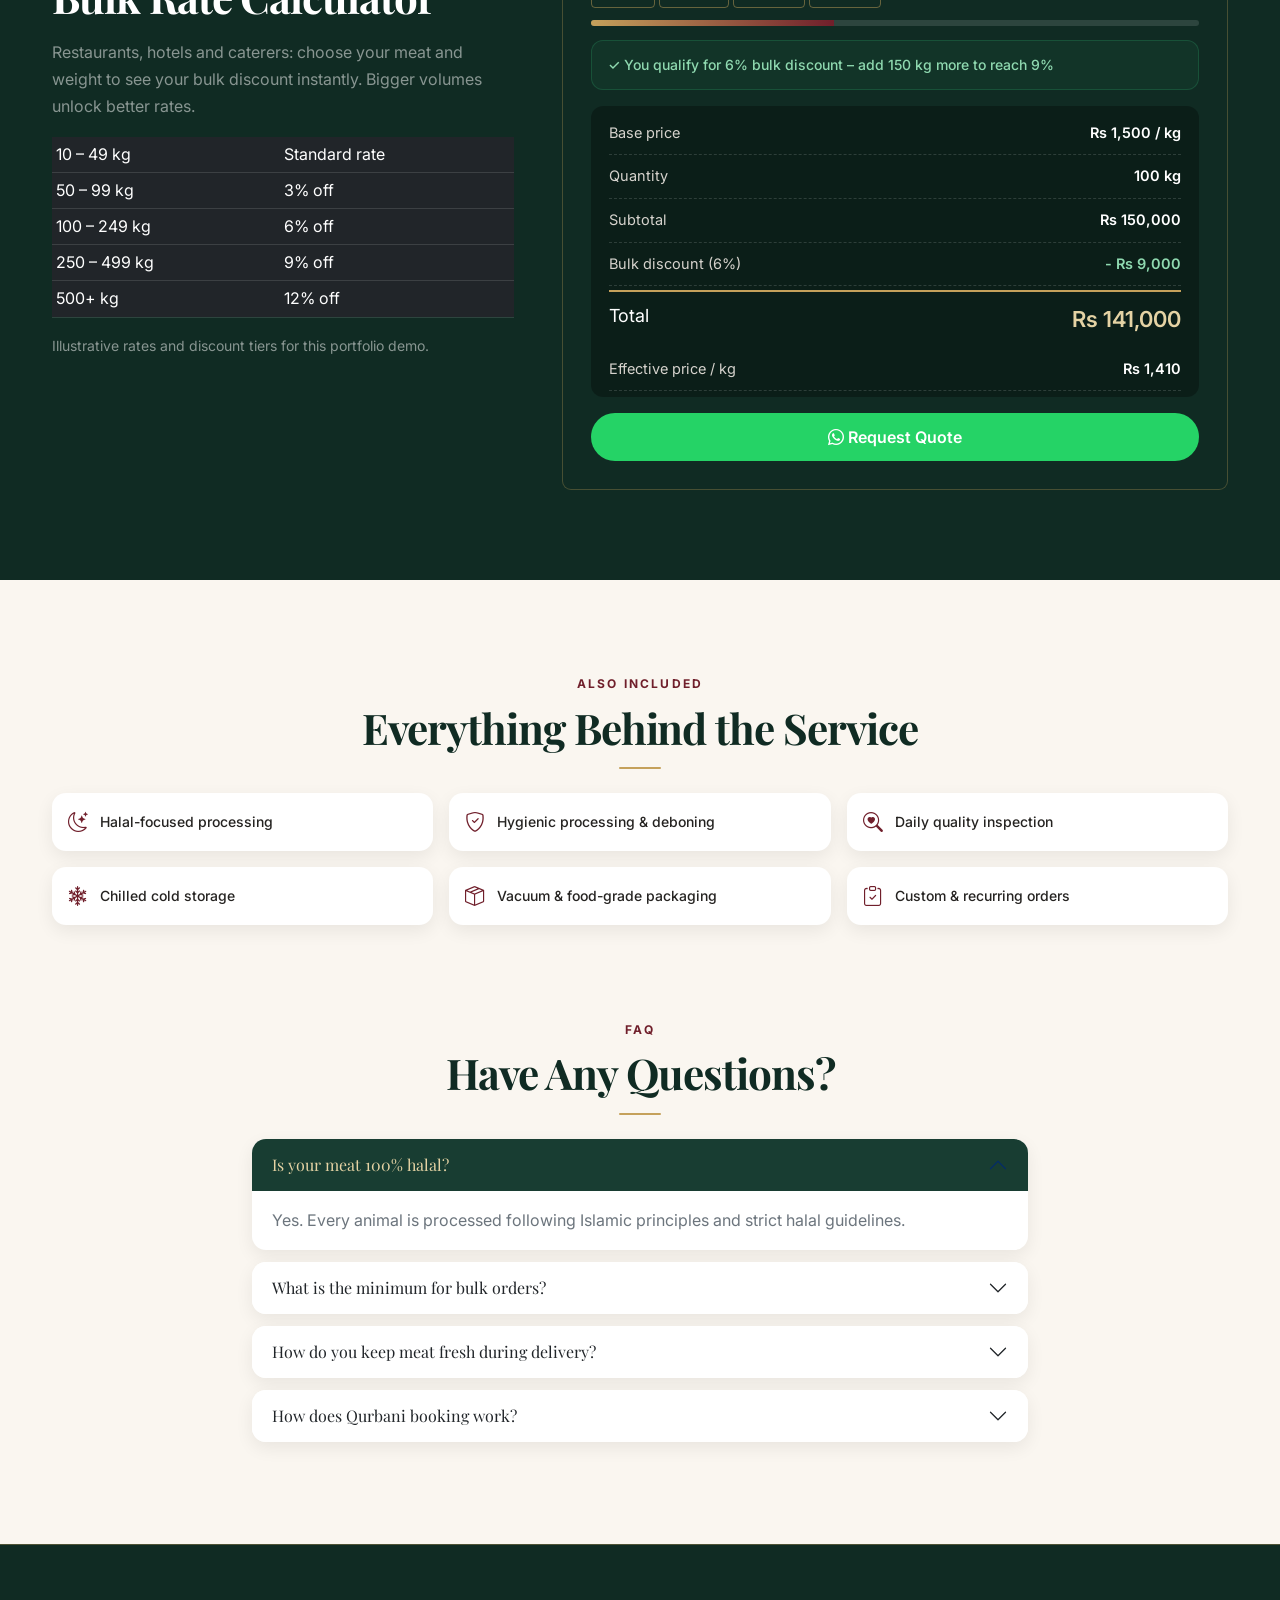
<file: services.html>
<!DOCTYPE html>
<html lang="en"><head>
<meta charset="UTF-8"><meta name="viewport" content="width=device-width, initial-scale=1.0">
<meta name="description" content="Cold-chain delivery, custom butchery, Qurbani booking and B2B supply.">
<meta name="theme-color" content="#171717">
<meta property="og:type" content="website"><meta property="og:title" content="Services | Premium Meat"><meta property="og:description" content="Cold-chain delivery, custom butchery, Qurbani booking and B2B supply."><!-- add og:url / canonical with your real deployed address -->
<title>Services | Premium Meat</title>
<link rel="icon" href="images/favicon.svg" type="image/svg+xml">
<link rel="preconnect" href="https://cdn.jsdelivr.net" crossorigin>
<link href="https://cdn.jsdelivr.net/npm/bootstrap@5.3.3/dist/css/bootstrap.min.css" rel="stylesheet">
<link href="https://cdn.jsdelivr.net/npm/bootstrap-icons@1.11.3/font/bootstrap-icons.min.css" rel="stylesheet">
<link rel="preconnect" href="https://fonts.googleapis.com"><link rel="preconnect" href="https://fonts.gstatic.com" crossorigin>
<link href="https://fonts.googleapis.com/css2?family=Inter:wght@400;500;600;700&family=Playfair+Display:wght@600;700&display=swap" rel="stylesheet">
<link href="css/style.css?v=20261028" rel="stylesheet">
<link href="css/premium-theme.css?v=20261028" rel="stylesheet">
</head><body>
<!-- Accessibility: keyboard users can jump straight to the content -->
<a class="skip" href="#main">Skip to content</a>
<!-- Gold scroll-progress line at very top; width is set by js/ui.js -->
<div id="progress"></div>
<!-- ===== SECTION: Top Announcement Bar ===== -->
<div class="ann"><div class="container d-flex flex-wrap justify-content-center justify-content-lg-between align-items-center gap-2">
<span><i class="bi bi-truck"></i> Free delivery above <b>Rs 5,000</b></span><span class="d-none d-md-inline"><i class="bi bi-clock"></i> Mon&ndash;Sat 8:00 AM &ndash; 6:00 PM</span><a href="tel:+923048335259"><i class="bi bi-telephone"></i> +92 304 8335259</a>
<span class="tick"><i class="bi bi-lightning-charge-fill"></i> <b id="ticker">Fresh halal meat delivered daily</b></span></div></div>
<!-- ===== END SECTION: Top Announcement Bar ===== -->
<!-- ===== SECTION: Navigation Bar ===== -->
<nav class="navbar navbar-expand-lg sticky-top"><div class="container">
<!-- Logo + brand name -->
<a class="navbar-brand d-flex align-items-center gap-2" href="index.html"><img class="logo" src="images/logo-optimized.png" alt="Premium Meat logo" width="44" height="44"><div><div class="brand-t">PREMIUM MEAT</div><div class="brand-s">Fresh Halal Meat</div></div></a>
<!-- Mobile menu button -->
<button class="navbar-toggler" data-bs-toggle="collapse" data-bs-target="#nv" aria-controls="nv" aria-expanded="false" aria-label="Menu"><span class="tg"></span><span class="tg"></span><span class="tg"></span></button><!-- animated hamburger: turns into X -->
<!-- Menu links; the current page gets a gold underline (class "active") -->
<div class="collapse navbar-collapse" id="nv"><ul class="navbar-nav mx-auto"><li><a class="nav-link" href="index.html">Home</a></li><li><a class="nav-link" href="about.html">About</a></li><li><a class="nav-link" href="products.html">Products</a></li><li><a class="nav-link active" href="services.html">Services</a></li><li><a class="nav-link" href="facilities.html">Facilities</a></li><li><a class="nav-link" href="gallery.html">Gallery</a></li><li><a class="nav-link" href="contact.html">Contact</a></li></ul>
<div class="d-flex align-items-center gap-3 flex-wrap nav-tools"><!-- Navbar search: press Enter -> filters on Products page, or redirects to products.html?search=... --><label class="nsearch"><i class="bi bi-search"></i><input id="navSearch" type="search" placeholder="Search meat..." aria-label="Search meat"></label><!-- WhatsApp icon (number is set in js/config.js) --><a data-wa class="navwa" target="_blank" rel="noopener" aria-label="WhatsApp"><i class="bi bi-whatsapp"></i></a><!-- Cart icon: number = total kg in cart (kept in sync on every page by js files) --><a href="order.html" class="cart"><i class="bi bi-cart3" aria-hidden="true"></i><span id="cartBadgeCount" aria-live="polite">0</span><span class="visually-hidden">items in cart</span></a><a href="order.html" class="btn btn-gold py-2 magnetic">Order Now</a></div>
</div></div></nav>
<!-- ===== END SECTION: Navigation Bar ===== -->
<main id="main"><!-- page content starts here (skip-link target) -->

<!-- ===== SECTION: Page Banner ===== -->
<section class="phero" style="background-image:linear-gradient(90deg,rgba(14,11,10,.92),rgba(14,11,10,.55)),url('images/services/halal-slaughtering.jpg')"><div class="container position-relative" style="z-index:2"><p class="crumb reveal"><a href="index.html">Home</a> &nbsp;/&nbsp; Services</p><span class="script reveal">Our Services</span><h1 class="reveal" data-d="100">What We <span style="color:var(--gold)">Offer</span></h1><div class="reveal" data-d="200" style="background:var(--gold);width:70px;height:3px;margin-top:20px"></div></div></section>
<!-- ===== END SECTION: Page Banner ===== -->

<!-- ===== SECTION: 4-Card Service Feature Grid ===== -->
<section class="sec"><div class="container"><div class="text-center mb-5 reveal"><span class="eyebrow">Premium Services</span><h2 class="sec-title">Services We Would Offer</h2><p class="sec-sub">A concept service catalogue. Rates and discount tiers on this page are illustrative.</p></div><div class="row g-4"><div class="col-md-6 col-xl-3 reveal" data-d="0"><!-- service card: Express Cold-Chain Delivery --><article class="svc"><div class="svc-img"><img src="images/services/delivery-service.jpg" alt="Express Cold-Chain Delivery" loading="lazy" decoding="async" onerror="this.onerror=null;this.src='images/premium-beef.jpg'"><!-- large photo --></div><div class="svc-ic"><svg viewBox="0 0 48 48" width="34" height="34" fill="none" stroke="#D4AF37" stroke-width="2.4" stroke-linecap="round" stroke-linejoin="round"><path d="M24 4v40M6 14l36 20M6 34l36-20M18 7l6 5 6-5M18 41l6-5 6 5"/></svg><!-- icon in a gold ring --></div><div class="svc-body"><h3 class="h4">Express Cold-Chain Delivery</h3><p>Temperature-controlled logistics holding 0&ndash;4&deg;C from our chiller to your door.</p><a data-wa data-msg="Hello, I need help with: Cold-Chain Delivery" target="_blank" rel="noopener" class="btn btn-wa btn-sm align-self-start">Explore Service <i class="bi bi-arrow-right" aria-hidden="true"></i></a><!-- CTA with the service name pre-filled --></div></article></div><div class="col-md-6 col-xl-3 reveal" data-d="100"><!-- service card: Custom Cut &amp; Butchery --><article class="svc"><div class="svc-img"><img src="images/services/meat-processing.jpg" alt="Custom Cut &amp; Butchery" loading="lazy" decoding="async" onerror="this.onerror=null;this.src='images/premium-beef.jpg'"><!-- large photo --></div><div class="svc-ic"><svg viewBox="0 0 48 48" width="34" height="34" fill="none" stroke="#D4AF37" stroke-width="2.4" stroke-linecap="round" stroke-linejoin="round"><path d="M8 40L30 10l8 6-22 28z"/><path d="M30 10l6-6 8 8-6 4M14 36l4 2"/></svg><!-- icon in a gold ring --></div><div class="svc-body"><h3 class="h4">Custom Cut &amp; Butchery</h3><p>Karahi, biryani, boneless, mince or whole carcass &mdash; cut exactly the way you like.</p><a data-wa data-msg="Hello, I need help with: Custom Cut & Butchery" target="_blank" rel="noopener" class="btn btn-wa btn-sm align-self-start">Request Cut <i class="bi bi-arrow-right" aria-hidden="true"></i></a><!-- CTA with the service name pre-filled --></div></article></div><div class="col-md-6 col-xl-3 reveal" data-d="200"><!-- service card: Qurbani Booking Service --><article class="svc"><div class="svc-img"><img src="images/services/halal-slaughtering.jpg" alt="Qurbani Booking Service" loading="lazy" decoding="async" onerror="this.onerror=null;this.src='images/premium-beef.jpg'"><!-- large photo --></div><div class="svc-ic"><svg viewBox="0 0 48 48" width="34" height="34" fill="none" stroke="#D4AF37" stroke-width="2.4" stroke-linecap="round" stroke-linejoin="round"><path d="M30 6a18 18 0 1 0 12 30A14 14 0 0 1 30 6z"/><circle cx="36" cy="14" r="2"/></svg><!-- icon in a gold ring --></div><div class="svc-body"><h3 class="h4">Qurbani Booking Service</h3><p>Hassle-free Qurbani service: processing, cutting, packaging and distribution handled for you.</p><a data-wa data-msg="Hello, I need help with: Qurbani Booking" target="_blank" rel="noopener" class="btn btn-wa btn-sm align-self-start">Book Now <i class="bi bi-arrow-right" aria-hidden="true"></i></a><!-- CTA with the service name pre-filled --></div></article></div><div class="col-md-6 col-xl-3 reveal" data-d="300"><!-- service card: Commercial &amp; B2B Supply --><article class="svc"><div class="svc-img"><img src="images/services/bulk-meat-supply.jpg" alt="Commercial &amp; B2B Supply" loading="lazy" decoding="async" onerror="this.onerror=null;this.src='images/premium-beef.jpg'"><!-- large photo --></div><div class="svc-ic"><svg viewBox="0 0 48 48" width="34" height="34" fill="none" stroke="#D4AF37" stroke-width="2.4" stroke-linecap="round" stroke-linejoin="round"><path d="M6 42V16l14-8v34M20 42V22h22v20M4 42h40M27 28h4M27 34h4M35 28h4M35 34h4"/></svg><!-- icon in a gold ring --></div><div class="svc-body"><h3 class="h4">Commercial &amp; B2B Supply</h3><p>Bulk supply for restaurants, hotels and event caterers at tiered rates.</p><a data-wa data-msg="Hello, I need help with: Commercial & B2B Supply" target="_blank" rel="noopener" class="btn btn-wa btn-sm align-self-start">Request Quote <i class="bi bi-arrow-right" aria-hidden="true"></i></a><!-- CTA with the service name pre-filled --></div></article></div></div></div></section>
<!-- ===== END SECTION: 4-Card Service Feature Grid ===== -->

<!-- ===== SECTION: B2B Bulk Rate Calculator (interactive - js files) ===== -->
<section class="sec dark"><div class="container"><div class="row g-5 align-items-center">
<div class="col-lg-5 reveal l"><span class="eyebrow">Commercial &amp; B2B</span><h2 class="sec-title">Bulk Rate Calculator</h2><p class="text-white-50 mt-3">Restaurants, hotels and caterers: choose your meat and weight to see your bulk discount instantly. Bigger volumes unlock better rates.</p>
<table class="table table-dark table-sm tiers"><!-- discount tiers (same numbers used in js/calculator.js TIERS) --><tr><td>10 &ndash; 49 kg</td><td>Standard rate</td></tr><tr><td>50 &ndash; 99 kg</td><td>3% off</td></tr><tr><td>100 &ndash; 249 kg</td><td>6% off</td></tr><tr><td>250 &ndash; 499 kg</td><td>9% off</td></tr><tr><td>500+ kg</td><td>12% off</td></tr></table><p class="small text-white-50">Illustrative rates and discount tiers for this portfolio demo.</p></div>
<div class="col-lg-7 reveal r"><form id="b2bForm" class="calc"><div class="row g-3">
<div class="col-md-6"><label class="form-label" for="b2bType">1. Select Meat</label><select id="b2bType" class="form-select"><option value="1500">Beef &ndash; Rs 1,500/kg</option><option value="2400">Mutton &ndash; Rs 2,400/kg</option><option value="1600">Camel &ndash; Rs 1,600/kg</option><option value="2300">Sheep &ndash; Rs 2,300/kg</option></select></div><!-- meat -->
<div class="col-md-6"><label class="form-label" for="b2bKg">2. Enter KG</label><input id="b2bKg" type="number" min="0" value="100" class="form-control"><!-- weight --></div></div>
<input id="b2bRange" type="range" min="10" max="1000" step="5" value="100" class="mt-3" aria-label="Weight slider"><!-- slider -->
<div><button type="button" class="kgchip" data-kg="50">50 kg</button><button type="button" class="kgchip" data-kg="100">100 kg</button><button type="button" class="kgchip" data-kg="250">250 kg</button><button type="button" class="kgchip" data-kg="500">500 kg</button></div><!-- quick weights -->
<div class="tier-bar"><i id="b2bBar"></i><!-- progress to next discount tier --></div>
<div id="b2bMsg" class="calc-msg"></div><!-- "You qualify for 9% bulk discount" -->
<div class="calc-out mt-3" id="b2bOut"></div><!-- base price, discount, price/kg, total -->
<a id="b2bWa" data-wa target="_blank" rel="noopener" class="btn btn-wa mt-3 w-100"><i class="bi bi-whatsapp"></i> Request Quote</a><!-- sends the figures to WhatsApp --></form></div></div></div></section>
<!-- ===== END SECTION: B2B Bulk Rate Calculator (interactive - js files) ===== -->

<!-- ===== SECTION: Also Included ===== -->
<section class="sec"><div class="container"><div class="text-center mb-4 reveal"><span class="eyebrow">Also Included</span><h2 class="sec-title">Everything Behind the Service</h2></div><div class="row g-3"><div class="col-md-4 reveal" data-d="0"><!-- included: Halal-focused processing --><div class="mini h-100"><i class="bi bi-moon-stars"></i>Halal-focused processing</div></div><div class="col-md-4 reveal" data-d="80"><!-- included: Hygienic processing &amp; deboning --><div class="mini h-100"><i class="bi bi-shield-check"></i>Hygienic processing &amp; deboning</div></div><div class="col-md-4 reveal" data-d="160"><!-- included: Daily quality inspection --><div class="mini h-100"><i class="bi bi-search-heart"></i>Daily quality inspection</div></div><div class="col-md-4 reveal" data-d="240"><!-- included: Chilled cold storage --><div class="mini h-100"><i class="bi bi-snow2"></i>Chilled cold storage</div></div><div class="col-md-4 reveal" data-d="320"><!-- included: Vacuum &amp; food-grade packaging --><div class="mini h-100"><i class="bi bi-box-seam"></i>Vacuum &amp; food-grade packaging</div></div><div class="col-md-4 reveal" data-d="400"><!-- included: Custom &amp; recurring orders --><div class="mini h-100"><i class="bi bi-clipboard-check"></i>Custom &amp; recurring orders</div></div></div></div></section>
<!-- ===== END SECTION: Also Included ===== -->

<!-- ===== SECTION: FAQ ===== -->
<section class="sec pt-0" id="faq"><div class="container"><div class="row justify-content-center"><div class="col-lg-8"><div class="text-center mb-4 reveal"><span class="eyebrow">FAQ</span><h2 class="sec-title">Have Any Questions?</h2></div><div class="accordion reveal" id="sfaq"><div class="accordion-item"><h2 class="accordion-header"><button class="accordion-button" data-bs-toggle="collapse" data-bs-target="#sf0">Is your meat 100% halal?</button></h2><div id="sf0" class="accordion-collapse collapse show" data-bs-parent="#sf"><div class="accordion-body text-secondary">Yes. Every animal is processed following Islamic principles and strict halal guidelines.</div></div></div><div class="accordion-item"><h2 class="accordion-header"><button class="accordion-button collapsed" data-bs-toggle="collapse" data-bs-target="#sf1">What is the minimum for bulk orders?</button></h2><div id="sf1" class="accordion-collapse collapse" data-bs-parent="#sf"><div class="accordion-body text-secondary">Bulk rates begin from 10 kg. Use the calculator above or WhatsApp us for a custom quote.</div></div></div><div class="accordion-item"><h2 class="accordion-header"><button class="accordion-button collapsed" data-bs-toggle="collapse" data-bs-target="#sf2">How do you keep meat fresh during delivery?</button></h2><div id="sf2" class="accordion-collapse collapse" data-bs-parent="#sf"><div class="accordion-body text-secondary">Cold-chain vehicles hold 0&ndash;4&deg;C from dispatch to your doorstep.</div></div></div><div class="accordion-item"><h2 class="accordion-header"><button class="accordion-button collapsed" data-bs-toggle="collapse" data-bs-target="#sf3">How does Qurbani booking work?</button></h2><div id="sf3" class="accordion-collapse collapse" data-bs-parent="#sf"><div class="accordion-body text-secondary">Book in advance on WhatsApp &mdash; we handle the full process: cutting, packing and distribution.</div></div></div></div></div></div></div></section>
<!-- ===== END SECTION: FAQ ===== -->

</main><!-- end of page content -->
<!-- ===== SECTION: Footer ===== -->
<footer>
<div class="fnews py-4"><div class="container d-flex flex-wrap align-items-center justify-content-between gap-3"><div><div class="fh mb-0">Need help choosing a cut?</div><small>Tell us what you’re cooking and we’ll help you find the right cut.</small></div><a data-wa data-msg="Hello, I would like help choosing a cut." target="_blank" rel="noopener" class="btn btn-gold py-2">Talk to our team <i class="bi bi-arrow-up-right" aria-hidden="true"></i></a></div></div>
<div class="container pt-5 pb-4 fcols"><div class="row g-4">
<!-- Column 1: brand -->
<div class="col-lg-4"><div class="d-flex align-items-center gap-2 mb-3"><img src="images/logo-optimized.png" alt="Premium Meat logo" width="48" height="48"><div><div class="brand-t">PREMIUM MEAT</div><div class="brand-s">Fresh Halal Meat</div></div></div><p>Fresh, hygienic, halal-focused premium meat, with simple online ordering through WhatsApp.</p></div>
<!-- Column 2: quick links -->
<div class="col-6 col-lg-2"><div class="fh">Quick Links</div><a href="index.html">Home</a><a href="about.html">About</a><a href="products.html">Products</a><a href="services.html">Services</a></div>
<!-- Column 3: explore -->
<div class="col-6 col-lg-2"><div class="fh">Explore</div><a href="facilities.html">Facilities</a><a href="gallery.html">Gallery</a><a href="contact.html">Contact</a><a href="order.html">Order</a></div>
<!-- Column 4: contact + demo information -->
<div class="col-lg-4"><div class="fh">Contact</div><a href="tel:+923048335259"><i class="bi bi-telephone text-warning" aria-hidden="true"></i> +92 304 8335259</a><a data-wa target="_blank" rel="noopener"><i class="bi bi-whatsapp text-warning" aria-hidden="true"></i> Order on WhatsApp</a><div><i class="bi bi-clock text-warning" aria-hidden="true"></i> Mon &ndash; Sat: 8:00 AM &ndash; 6:00 PM</div></div>
</div></div>
<!-- Copyright row (identical on every page) -->
<div class="fbottom py-3"><div class="container d-flex flex-wrap justify-content-between gap-2"><span>&copy; 2026 Premium Meat. All Rights Reserved.<br><!-- to link your name to GitHub/portfolio later, wrap it in <a href="YOUR-LINK"> -->Designed &amp; Developed by Khadim Hussain</span><span>Privacy Policy &nbsp;|&nbsp; Terms &amp; Conditions</span></div>
<div class="container demo-note"><!-- remove this note if the website goes live for a real business --><strong>Portfolio Demonstration:</strong> Premium Meat is a fictional business concept created by Khadim Hussain to demonstrate website design and frontend development. Product information, prices and business details are illustrative. The website does not process online payments; an order is sent as a WhatsApp message.</div></div></footer>
<!-- ===== END SECTION: Footer ===== -->
<!-- Mobile bottom action bar (phones only): Call / WhatsApp / Cart -->
<nav class="mbar" aria-label="Quick actions"><a href="tel:+923048335259"><i class="bi bi-telephone" aria-hidden="true"></i>Call</a><a data-wa data-msg="Hello Premium Meat" target="_blank" rel="noopener"><i class="bi bi-whatsapp" aria-hidden="true"></i>WhatsApp</a><a href="order.html"><i class="bi bi-cart3" aria-hidden="true"></i><span>Cart <b id="cartBadgeMobile">0</b></span></a></nav>
<!-- Floating WhatsApp button (desktop/tablet) -->
<a class="wa" data-wa data-msg="Hello Premium Meat, I want to place an order." target="_blank" rel="noopener" aria-label="Chat on WhatsApp"><i class="bi bi-whatsapp" aria-hidden="true"></i><span>Chat on WhatsApp</span></a>
<!-- Back-to-top button -->
<button id="toTop" aria-label="Back to top"><i class="bi bi-arrow-up" aria-hidden="true"></i></button><!-- "added to cart" message box (screen readers are told via role=status) --><div id="toast" role="status" aria-live="polite"></div>
<!-- Bootstrap JS (modals, carousel, accordion, tabs) -->
<script defer src="https://cdn.jsdelivr.net/npm/bootstrap@5.3.3/dist/js/bootstrap.bundle.min.js"></script>
<!-- Our scripts: one file per responsibility. "defer" = the page appears first, scripts run after, in this order (config first, main last) -->
<script defer src="js/config.js"></script><script defer src="js/data.js"></script><script defer src="js/render.js"></script><script defer src="js/ui.js"></script><script defer src="js/cart.js"></script><script defer src="js/products.js"></script><script defer src="js/checkout.js"></script><script defer src="js/calculator.js"></script><script defer src="js/gallery.js"></script><script defer src="js/main.js"></script>
</body></html>
</file>
<file: css/style.css>
/* ##########################################################################
   PREMIUM SLAUGHTER HOUSE - MAIN STYLESHEET (v2 - premium polish)  (css/style.css, used by all 8 pages)
   Client palette: Charcoal #171717 | Crimson #7A1F2B | Gold #C6A15B | Off-white #F8F6F1
   Edit colours ONLY in the :root block. Every rule below has a comment.
   ########################################################################## */

/* ===== 1. DESIGN TOKENS (the whole site reads colours from here) ===== */
:root{
  --ink:#171717;        /* deep charcoal: header, footer, dark sections */
  --coal:#242424;       /* slightly lighter charcoal for dark cards */
  --coal2:#2E2E2E;      /* lightest charcoal for inputs/borders */
  --gold:#C6A15B;       /* accent gold: borders, stars, tags, buttons */
  --lgold:#E0C48A;      /* light gold for headings on dark backgrounds */
  --crimson:#7A1F2B;    /* primary crimson: CTA buttons, badges */
  --crimson2:#5E1721;   /* darker crimson for hover states */
  --cream:#F8F6F1;      /* off-white page background */
  --sand:#EDE9E1;       /* soft grey for chips, borders, icon circles */
  --text:#262626;       /* default body text colour */
  --muted:#6B6B6B;      /* secondary/grey text */
  --r:18px;             /* standard rounded-corner radius */
}

/* ===== 2. BASE STYLES ===== */
html{scroll-behavior:smooth}                                   /* smooth anchor scrolling */
body{font-family:'Inter',sans-serif;background:var(--cream);color:var(--text);overflow-x:hidden;font-size:var(--fs-body);line-height:1.65}  /* body font + page colours */
h1,h2,h3,h4,h5,.serif{font-family:'Inter',sans-serif;font-weight:700;letter-spacing:-.3px}
h3,.h3{font-size:var(--fs-h3)}      /* bold titles = strong contrast with body text */
.script{font-family:'Inter',sans-serif;color:var(--gold);font-size:12px;letter-spacing:3px;text-transform:uppercase;font-weight:600;display:inline-block}                   /* handwritten accent text */
a{text-decoration:none}                                        /* no underline on links */
::selection{background:var(--gold);color:#000}                 /* text-selection colour */

/* ===== 3. PRELOADER, SCROLL PROGRESS BAR, CURSOR GLOW ===== */
@keyframes spin{to{transform:rotate(360deg)}}                  /* generic rotate animation */
#progress{position:fixed;top:0;left:0;height:3px;width:0;background:linear-gradient(90deg,var(--crimson),var(--gold));z-index:2000}  /* top scroll-progress line */

/* ===== 4. BUTTONS ===== */
.btn-gold{background:linear-gradient(135deg,var(--lgold),var(--gold) 60%,#A9843F);color:#1a1209;font-weight:600;border:0;border-radius:50px;padding:12px 28px;position:relative;overflow:hidden;transition:.35s;box-shadow:0 8px 22px rgba(198,161,91,.35)}  /* primary gold pill button */
.btn-gold::after{content:'';position:absolute;top:0;left:-80%;width:50%;height:100%;background:linear-gradient(120deg,transparent,rgba(255,255,255,.65),transparent);transform:skewX(-20deg);transition:.7s}  /* shine streak (hidden at left) */
.btn-gold:hover::after{left:140%}                              /* streak sweeps across on hover */
.btn-gold:hover{color:#1a1209;transform:translateY(-3px);box-shadow:0 14px 30px rgba(198,161,91,.5)}  /* lift on hover */
.btn-crim{background:var(--crimson);color:#fff;border:0;border-radius:50px;padding:12px 28px;font-weight:600;transition:.3s}  /* crimson CTA button */
.btn-crim:hover{background:var(--crimson2);color:#fff;transform:translateY(-3px);box-shadow:0 12px 26px rgba(122,31,43,.45)}  /* crimson hover */
.btn-line{border:1.5px solid var(--gold);color:var(--lgold);border-radius:50px;padding:11px 26px;font-weight:600;transition:.3s}  /* outline button */
.btn-line:hover{background:var(--gold);color:#111}             /* fills gold on hover */
.btn-wa{background:#25D366;color:#fff;border-radius:50px;padding:12px 24px;font-weight:600;border:0;transition:.3s}  /* green WhatsApp button */
.btn-wa:hover{background:#1da851;color:#fff;transform:translateY(-3px)}  /* WhatsApp hover */
.pulse-glow{animation:pglow 1.8s infinite}                     /* client request: pulsing glow on "Order Online" */
@keyframes pglow{0%{box-shadow:0 0 0 0 rgba(198,161,91,.75)}70%{box-shadow:0 0 0 20px rgba(198,161,91,0)}100%{box-shadow:0 0 0 0 rgba(198,161,91,0)}}  /* expanding gold ring */

/* ===== 5. ANNOUNCEMENT BAR (top dark banner) ===== */
.ann{background:#0f0f0f;color:#d9d6d0;font-size:12.5px;padding:7px 0;border-bottom:1px solid rgba(198,161,91,.25)}  /* darker strip above navbar */
.ann a{color:#d9d6d0}                                          /* phone link colour */
.ann i{color:var(--gold)}                                      /* gold icons in bar */
.ann .tick{background:rgba(198,161,91,.12);border:1px solid rgba(198,161,91,.4);padding:2px 14px;border-radius:50px;color:var(--lgold)}  /* live-alert pill */
#ticker{transition:opacity .4s}                                /* fade when ticker text changes */

/* ===== 6. NAVBAR (glassmorphic sticky header) ===== */
.navbar{background:rgba(23,23,23,.86);backdrop-filter:blur(10px);-webkit-backdrop-filter:blur(10px);border-bottom:1px solid rgba(198,161,91,.2);transition:background .45s ease,padding .35s ease,box-shadow .45s ease,border-color .45s;padding:14px 0}  /* client spec: blur(10px) + rgba(23,23,23,.95) */
.navbar.scrolled{padding:6px 0;background:rgba(23,23,23,.97);border-bottom-color:rgba(198,161,91,.4);box-shadow:0 10px 35px rgba(0,0,0,.5)}  /* shrinks + shadow after scrolling */
.navbar .logo{width:50px;height:50px;object-fit:contain;border-radius:8px}  /* logo size */
.brand-t{font:700 19px 'Inter';color:var(--lgold);letter-spacing:2px;line-height:1}  /* brand name */
.brand-s{font-size:9.5px;color:#fff;letter-spacing:3px;text-transform:uppercase}  /* brand sub-title */
.nav-link{color:#fff!important;font-size:13px;font-weight:500;padding:8px 14px!important;border-bottom:2px solid transparent;transition:.3s}  /* nav link with invisible underline */
.nav-link:hover{color:var(--lgold)!important;border-bottom-color:rgba(198,161,91,.5)}  /* hover preview underline */
.nav-link.active{color:var(--lgold)!important;border-bottom:2px solid #C6A15B}  /* client spec: gold underline on current page */
.nsearch{background:#25292d;border:1px solid #3a4046;border-radius:50px;padding:6px 14px;display:flex;align-items:center;gap:8px;color:#aaa}  /* nav search pill */
.nsearch input{background:none;border:0;outline:0;color:#fff;font-size:13px;width:120px}  /* search text box */
.cart{color:#fff;font-size:21px;position:relative}             /* cart icon link */
.cart span{position:absolute;top:-8px;right:-10px;background:var(--crimson);border-radius:50%;min-width:18px;height:18px;font-size:10px;display:flex;align-items:center;justify-content:center;font-weight:700}  /* cart count bubble (#cartBadgeCount) */
.navwa{color:#25D366;font-size:23px;transition:.3s}            /* nav WhatsApp icon */
.navwa:hover{color:#4be28a;transform:scale(1.2)}               /* icon grows on hover */
.bump{animation:bump .5s}                                      /* class added when cart changes */
@keyframes bump{40%{transform:scale(1.5)}}                     /* pop effect */

/* ===== 7. HOME HERO ===== */
@keyframes float{50%{transform:translateY(-14px)}}             /* gentle up/down bob */

/* ===== 8. TRUST & QUALITY BADGES GRID (4 columns under hero) ===== */
.strip{margin-top:-70px;position:relative;z-index:5}           /* overlaps bottom of hero */

/* ===== 9. SECTION TITLES + DARK SECTIONS ===== */
.eyebrow{color:var(--crimson);font-weight:700;letter-spacing:3px;font-size:12px;text-transform:uppercase}  /* small red label above titles */
.sec{padding:var(--section-y) 0}                                           /* standard section spacing */
.sec-title{font-size:var(--fs-h2);font-weight:800;margin:6px 0 0}     /* big section title */
.dark{background:var(--ink);color:#e9e6e1}                     /* dark section background */
.dark .sec-title{color:#fff}                                   /* white titles on dark */
.dark .eyebrow{color:var(--gold)}                              /* gold label on dark */

/* ===== 10. FILTER CHIPS / PILLS (home + products + gallery) ===== */
.chip{border:0;background:#fff;color:var(--text);padding:8px 22px;border-radius:50px;font-size:13px;font-weight:500;box-shadow:0 3px 12px rgba(0,0,0,.07);transition:.3s;margin:3px}  /* inactive pill */
.chip:hover{transform:translateY(-2px)}                        /* small lift */
.chip.on,.chip.active{background:var(--gold);color:#1a1209;font-weight:600;box-shadow:0 8px 20px rgba(198,161,91,.45)}  /* selected pill */

/* ===== 11. PRODUCT CARDS (client: smooth lift -8px + soft shadow on hover) ===== */
.pitem{transition:opacity .4s,transform .4s}                   /* wrapper animation */
.pitem.hide{display:none}                                      /* hidden by filter */
.pcard{background:#fff;border-radius:var(--r);overflow:hidden;box-shadow:0 10px 30px rgba(0,0,0,.08);height:100%;position:relative;transition:transform .3s ease,box-shadow .3s ease;transform-style:preserve-3d}  /* card base: transition transform .3s + shadow .3s */
.pcard:hover{transform:translateY(-8px);box-shadow:0 15px 30px rgba(0,0,0,.12)}  /* exact client hover values */
.pimg{overflow:hidden;position:relative;aspect-ratio:1/1}      /* fixed 4:3 frame so photos never distort */
.pimg img{width:100%;height:100%;object-fit:cover;transition:.8s}  /* cover = crop, never stretch */
.pcard:hover .pimg img{transform:scale(1.03)}                   /* slow zoom on hover */
.ptag{position:absolute;top:12px;left:12px;z-index:2;background:var(--crimson);color:#fff;font-size:11px;font-weight:600;padding:4px 12px;border-radius:50px}  /* corner badge (Bestseller etc.) */
.heart{position:absolute;top:10px;right:10px;z-index:2;width:34px;height:34px;border:0;border-radius:50%;background:rgba(255,255,255,.92);color:var(--crimson);transition:.3s}  /* wishlist heart */
.heart.on{background:var(--crimson);color:#fff;animation:bump .5s}  /* filled heart */
.pinfo{padding:16px 18px 18px}                                 /* text area of card */
.pinfo h5{font:700 17px 'Inter';margin:0}                    /* product name */
.pinfo p{color:var(--muted);font-size:13px;margin:3px 0 8px}   /* product description */
.stars{color:var(--gold);font-size:12px}                       /* gold star rating */
.stars small{color:var(--muted)}                               /* rating count */
.price{font-weight:700;font-size:18px;color:var(--crimson2)}   /* price in crimson */
.price small{font-size:11px;color:var(--muted);font-weight:400}  /* "/kg" label */
.add{background:var(--gold);border:0;border-radius:50px;padding:7px 18px;font-weight:600;font-size:13px;transition:.3s}  /* Add to Cart button */
.add:hover{background:var(--crimson);color:#fff}               /* turns crimson on hover */
.product-card-wrapper{animation:fadeInUp .45s ease both}       /* fade-in when shown by filter */
@keyframes fadeInUp{from{opacity:0;transform:translateY(24px)}to{opacity:1;transform:none}}  /* client's fadeInUp 0.4s */

/* ===== 12. PRODUCTS PAGE: SEARCH BOX + QUANTITY SELECTOR ===== */
.searchbox{position:relative}                                  /* positions the icon */
.searchbox i{position:absolute;left:18px;top:50%;transform:translateY(-50%);color:var(--muted)}  /* magnifier icon */
.searchbox input{width:100%;border:0;border-radius:50px;padding:14px 20px 14px 46px;box-shadow:0 8px 26px rgba(0,0,0,.12);outline:0;transition:.3s}  /* big search input */
.searchbox input:focus{box-shadow:0 0 0 3px var(--gold)}       /* gold focus ring */
.qty{display:inline-flex;align-items:center;border:1.5px solid var(--sand);border-radius:50px;overflow:hidden;background:#fff}  /* [ - 1 kg + ] control */
.qty button{border:0;background:var(--sand);width:30px;height:34px;font-weight:700;transition:.2s}  /* minus / plus buttons */
.qty button:hover{background:var(--gold)}                      /* hover colour */
.qv{min-width:22px;text-align:center;font-weight:600}          /* quantity number */
.qk{font-size:12px;color:var(--muted);margin-right:4px}        /* "kg" label */

/* ===== 13. INTERACTIVE MEAT CUT VISUALIZER (home) ===== */
.cutsec{background:linear-gradient(180deg,#141414,#1f2327)}    /* dark gradient section */
.cutnav .nav-link{color:#e9e6e1!important;border:1px solid rgba(198,161,91,.4);border-radius:50px;margin:4px;padding:8px 24px!important;background:transparent}  /* tab pills */
.cutnav .nav-link.active{background:var(--gold);color:#111!important;font-weight:600}  /* active tab */
.cutbox{background:rgba(255,255,255,.04);border:1px solid rgba(198,161,91,.3);border-radius:var(--r);padding:30px}  /* panel around diagram */
.cutsvg{width:100%;max-height:260px;}  /* line-art diagram, bobbing */
.cutsvg .ln{fill:none;stroke:var(--gold);stroke-width:2.2;stroke-linecap:round;stroke-linejoin:round}  /* line-art stroke style */
.cutsvg .ln2{fill:none;stroke:#f1e4c8;stroke-width:1.6;stroke-linecap:round}  /* thinner marbling/bone lines */

/* ===== 14. PROMO BANNERS, MARQUEE, STORY, ORDER STRIP ===== */
.banner{border-radius:var(--r);padding:36px;min-height:240px;color:#fff;position:relative;overflow:hidden;display:flex;flex-direction:column;justify-content:center;transition:transform .3s ease,box-shadow .3s ease}  /* banner base */
.banner:hover{transform:translateY(-8px);box-shadow:0 15px 30px rgba(0,0,0,.2)}  /* lift on hover */
.banner>*{position:relative;z-index:1}                         /* text above background */
.b1{background:linear-gradient(110deg,rgba(23,23,23,.95) 35%,rgba(23,23,23,.35)),url("../images/premium-beef.jpg") center/cover}  /* Beef Combo banner image */
.b2{background:linear-gradient(110deg,rgba(94,23,33,.96) 35%,rgba(94,23,33,.35)),url("../images/fresh-mutton.jpg") center/cover}  /* Mutton Festival banner image */
.banner h3{font-size:34px;font-weight:800;color:var(--lgold)}  /* banner title */
.offer{display:inline-block;background:var(--gold);color:#111;font-weight:700;padding:3px 14px;border-radius:50px;animation:pulse 1.8s infinite}  /* "20% OFF" pill */
@keyframes pulse{0%{box-shadow:0 0 0 0 rgba(198,161,91,.7)}100%{box-shadow:0 0 0 18px transparent}}  /* outward pulse */
.more{background:linear-gradient(180deg,var(--sand),var(--cream))}  /* story section background */
.mini{background:#fff;border-radius:14px;padding:12px 16px;display:flex;align-items:center;gap:12px;box-shadow:0 6px 18px rgba(0,0,0,.07);font-weight:500;font-size:14px;transition:.3s}  /* small feature row */
.mini:hover{transform:translateX(8px);border-left:4px solid var(--gold)}  /* slides right on hover */
.mini i{color:var(--crimson);font-size:20px}                   /* icon colour */
.quote{background:#fff;border-radius:var(--r);padding:22px;box-shadow:0 18px 40px rgba(0,0,0,.12);}  /* floating testimonial */
.appstrip{background:linear-gradient(110deg,var(--ink),var(--crimson2));border:1px solid var(--gold);border-radius:var(--r);color:#fff;padding:26px 34px}  /* order call-to-action strip */

/* ===== 15. FOOTER ===== */
footer{background:var(--ink);color:#b9b5ae;font-size:14px;border-top:2px solid var(--gold)}  /* dark footer */
footer h5{color:var(--lgold);font:600 17px 'Inter';margin-bottom:16px}  /* column titles */
footer a{color:#cfcbc4;display:block;margin-bottom:8px;transition:.3s}  /* footer links */
footer a:hover{color:var(--gold);padding-left:6px}             /* nudge on hover */
.social a{display:inline-flex;width:38px;height:38px;border:1px solid var(--gold);border-radius:50%;align-items:center;justify-content:center;margin-right:8px;color:var(--lgold)}  /* round social icons */
.social a:hover{background:var(--gold);color:#111;transform:translateY(-4px);padding-left:0}  /* icon hover */
.news{background:var(--coal2);border:1px solid #3a4046;border-radius:var(--r);padding:20px}  /* newsletter box */
.news input{background:#15181a;border:1px solid #3a4046;color:#fff;border-radius:50px;padding:9px 16px}  /* email input */
.fbottom{border-top:1px solid #2f3439;font-size:13px}          /* copyright row */

/* ===== 16. FLOATING ELEMENTS (back-to-top, cart toast, WhatsApp pill, live toast) ===== */
#toTop,.deal-fab{position:fixed;z-index:1030}                  /* fixed positioning */
#toTop{right:18px;bottom:18px;width:46px;height:46px;border-radius:50%;border:0;background:var(--gold);color:#111;font-size:20px;opacity:0;visibility:hidden;transition:.4s;box-shadow:0 8px 20px rgba(0,0,0,.35)}  /* back-to-top button */
#toTop.show{opacity:1;visibility:visible}                      /* shown after scrolling */
#toast{position:fixed;left:50%;bottom:30px;transform:translate(-50%,120px);background:var(--ink);color:#fff;border:1px solid var(--gold);padding:12px 24px;border-radius:50px;z-index:3000;transition:.5s;font-size:14px}  /* "added to cart" message */
#toast.show{transform:translate(-50%,0)}                       /* slides up */
.wa{position:fixed;right:18px;bottom:74px;z-index:1030;height:50px;padding:0 20px 0 14px;border-radius:50px;background:#25D366;color:#fff;display:flex;align-items:center;gap:8px;font-size:22px;font-weight:600;box-shadow:0 8px 22px rgba(37,211,102,.5);animation:wapulse 2s infinite;transition:.3s}  /* floating WhatsApp pill */
.wa span{font-size:13px}                                       /* pill label */
.wa:hover{color:#fff;transform:scale(1.07)}                    /* grows on hover */
@keyframes wapulse{0%{box-shadow:0 0 0 0 rgba(37,211,102,.7)}100%{box-shadow:0 0 0 18px transparent}}  /* green pulse */
.live-toast{background:rgba(23,23,23,.96);color:#fff;border:1px solid var(--gold);border-radius:14px;font-size:13.5px;max-width:320px}  /* live-order notification (bottom-left) */
.deal-fab{left:18px;bottom:90px;display:none;background:linear-gradient(135deg,var(--lgold),var(--gold));color:#111;border:0;border-radius:30px;padding:11px 20px;font-weight:700;font-size:13px;box-shadow:0 8px 24px rgba(0,0,0,.4)}  /* "Today's Deals" button */

/* ===== 17. SCROLL REVEAL ANIMATION (class .reveal, direction helpers .l .r .z) ===== */
.reveal{opacity:0;transform:translateY(24px);transition:opacity .8s cubic-bezier(.2,.7,.2,1),transform .8s cubic-bezier(.2,.7,.2,1)}  /* hidden start state */
.reveal.l{transform:translateX(-32px)}                         /* comes from left */
.reveal.r{transform:translateX(32px)}                          /* comes from right */
.reveal.z{transform:scale(.96)}                                /* zooms in */
.reveal.in{opacity:1;transform:none}                           /* visible end state (added by JS) */

/* ===== 18. DEAL OF THE DAY MODAL ===== */
.modal-content.dm{background:var(--coal);border:1px solid var(--gold);border-radius:20px;overflow:hidden}  /* modal frame */
.dm-head{padding:16px 24px;display:flex;align-items:center;justify-content:space-between;border-bottom:1px solid #353b40}  /* modal header */
.dm-head h2{color:#fff;font-size:24px;margin:0}                /* header title */
.dm-head h2 span{color:var(--lgold)}                           /* gold "Day" word */
.dm-head small{color:var(--gold);letter-spacing:2px;font-weight:700;font-size:11px}  /* "TODAY ONLY" */
.dm-close{background:rgba(255,255,255,.1);border:0;color:#fff;width:38px;height:38px;border-radius:50%}  /* close button */
.dm-close:hover{background:var(--crimson)}                     /* close hover */
.deal{min-height:380px;display:flex;align-items:center;background-size:cover;background-position:center;position:relative}  /* one slide */
.deal::before{content:"";position:absolute;inset:0;background:linear-gradient(90deg,rgba(0,0,0,.92),rgba(0,0,0,.6) 55%,rgba(0,0,0,.1))}  /* dark overlay for text */
.deal-body{position:relative;padding:34px 44px;color:#fff;max-width:520px}  /* slide text */
.dbadge{background:var(--crimson);font-size:11px;font-weight:700;letter-spacing:1.5px;padding:5px 13px;border-radius:20px}  /* deal badge */
.deal h3{font-size:clamp(28px,4vw,42px);margin:14px 0 6px}     /* deal title */
.dprice{display:flex;align-items:baseline;gap:14px}            /* price row */
.dprice b{font-size:clamp(34px,5vw,50px);color:var(--lgold)}   /* new price */
.dprice s{color:#aaa;font-size:19px}                           /* old price struck through */
.dsave{color:#8FD9B0;font-weight:700;margin-bottom:18px}       /* savings text */
#dealCar .carousel-indicators button{width:32px;height:4px;border:0;border-radius:4px;background:var(--gold)}  /* slide dots */

/* ===== 19. INNER-PAGE BANNER (.phero) - image is set inline in each HTML file ===== */
.phero{background-color:#171717;background-size:cover;background-position:center;background-attachment:fixed;color:#fff;padding:110px 0 100px;position:relative;overflow:hidden}  /* hero strip on inner pages */
.phero h1{font-size:clamp(38px,6vw,68px);font-weight:800}      /* page title */
.crumb a{color:var(--lgold)}                                   /* breadcrumb link */

/* ===== 20. SHARED CARD STYLE (services, values, certificates, stages): lift -8px on hover ===== */
.svc,.val,.cert,.stg,.certb,.cinfo,.mv,.member{transition:transform .3s ease,box-shadow .3s ease}  /* smooth hover transition */
.svc:hover,.val:hover,.cert:hover,.stg:hover,.certb:hover,.member:hover{transform:translateY(-8px);box-shadow:0 15px 30px rgba(0,0,0,.12)}  /* client hover rule */

/* ===== 21. IMAGE FRAME (about/facilities) - fixed 4:3 ratio ===== */
.imgwrap{position:relative}                                    /* positions gold frame */
.imgwrap img{width:100%;aspect-ratio:4/3;object-fit:cover;border-radius:var(--r);box-shadow:0 25px 55px rgba(0,0,0,.25)}  /* never distorts */
.imgwrap::before{content:'';position:absolute;inset:18px -18px -18px 18px;border:2px solid var(--gold);border-radius:var(--r);z-index:-1;transition:.5s}  /* offset gold frame */
.imgwrap:hover::before{inset:10px -10px -10px 10px}            /* frame tightens on hover */
.exp{position:absolute;left:-14px;bottom:26px;background:var(--crimson);color:#fff;border-radius:14px;padding:14px 20px;box-shadow:0 14px 30px rgba(122,31,43,.5);}  /* "15+ years" badge */
.exp b{font:800 30px 'Inter';display:block;line-height:1}    /* badge number */

/* ===== 22. ABOUT PAGE ===== */
.stat{text-align:center;padding:30px 10px;border-right:1px solid rgba(198,161,91,.25)}  /* counter cell */
.stat b{font:800 clamp(34px,5vw,52px) 'Inter';color:var(--gold);display:block}  /* big number */
.stat:last-child{border:0}                                     /* no border on last */
.mv{border-radius:var(--r);padding:36px;height:100%;color:#fff}  /* mission/vision card */
.mv i{font-size:42px;color:var(--lgold)}                       /* big icon */
.mv1{background:linear-gradient(135deg,var(--crimson),var(--crimson2))}  /* mission = crimson */
.mv2{background:var(--coal);border:1px solid var(--gold)}      /* vision = charcoal */
.val{background:#fff;border-radius:var(--r);padding:26px 12px;text-align:center;height:100%;box-shadow:0 8px 24px rgba(0,0,0,.08);position:relative;overflow:hidden}  /* core value card */
.val::after{content:'';position:absolute;left:0;bottom:0;height:4px;width:0;background:linear-gradient(90deg,var(--gold),var(--crimson));transition:.5s}  /* growing underline */
.val:hover::after{width:100%}                                  /* underline fills */
.val i{font-size:30px;color:var(--crimson);display:inline-block;transition:.5s}  /* value icon */
.val:hover i{transform:scale(1.3) rotate(10deg)}               /* icon wiggles */
.val b{display:block;margin-top:6px;font-size:14px}            /* value title */
.val small{color:var(--muted);font-size:11.5px}                /* value text */
.check li{list-style:none;margin-bottom:12px;display:flex;gap:10px}  /* tick list item */
.check i{color:var(--gold)}                                    /* tick icon */
.cert{background:#fff;border-radius:var(--r);text-align:center;padding:28px 12px;height:100%;border:1px solid var(--sand)}  /* certificate card */
.cert b{font:800 32px 'Inter';color:var(--crimson);display:block}  /* certificate name */
.tcard{background:#fff;color:var(--text);border-radius:var(--r);padding:36px 30px 54px;text-align:center}  /* testimonial slide */
.tind{bottom:14px}                                             /* slider dots position */
.tind button{background:var(--gold)!important;width:26px!important;height:4px!important;border:0!important}  /* slider dots */
.accordion-item{border:0;border-radius:14px!important;margin-bottom:12px;overflow:hidden;box-shadow:0 6px 18px rgba(0,0,0,.07)}  /* FAQ item */
.accordion-button:not(.collapsed){background:var(--ink);color:var(--lgold);box-shadow:none}  /* open FAQ header */
.accordion-button:focus{box-shadow:none}                       /* remove blue focus */
.cta{background:linear-gradient(rgba(23,23,23,.8),rgba(94,23,33,.85)),url("../images/home/fresh-beef.jpeg") center/cover fixed;color:#fff;text-align:center;padding:90px 0}  /* bottom call-to-action banner */

/* ===== 23. ORDER / CART PAGE ===== */
.panel{background:#fff;border-radius:var(--r);padding:28px;box-shadow:0 18px 44px rgba(0,0,0,.1)}  /* white card for cart + form */
.citem{display:flex;gap:14px;align-items:center;padding:12px 0;border-bottom:1px solid var(--sand);animation:fadeInUp .4s}  /* one cart row */
.citem img{width:64px;height:64px;object-fit:cover;border-radius:12px}  /* 1:1 thumbnail */
.citem .nm{font-weight:600}                                    /* item name */
.citem .del{border:0;background:var(--sand);color:var(--crimson);font-size:20px;font-weight:700;width:32px;height:32px;border-radius:50%;line-height:1;transition:.3s}  /* [ x ] remove button */
.citem .del:hover{background:var(--crimson);color:#fff;transform:rotate(90deg)}  /* spins on hover */
.totals>div{display:flex;justify-content:space-between;padding:8px 0}  /* total rows */
.totals .grand{border-top:2px dashed var(--gold);margin-top:6px;font-size:20px;font-weight:700;color:var(--crimson2)}  /* grand total row */
.empty{text-align:center;padding:30px 0;color:var(--muted)}    /* empty-cart message */
.empty i{font-size:46px;color:var(--gold)}                     /* empty-cart icon */
.form-control,.form-select{border-radius:12px;padding:11px 14px;border:1.5px solid #E5E1DA}  /* all form fields */
.form-control:focus,.form-select:focus{border-color:var(--gold);box-shadow:0 0 0 3px rgba(198,161,91,.25)}  /* gold focus ring */
.form-label{font-weight:500;font-size:13px}                    /* field labels */
.qa{background:var(--coal);border:1px solid rgba(198,161,91,.3);border-radius:14px;padding:12px;text-align:center;color:#fff;transition:transform .3s ease}  /* quick-add card */
.qa:hover{transform:translateY(-8px)}                          /* lifts on hover */
.qa img{width:100%;aspect-ratio:4/3;object-fit:cover;border-radius:10px;margin-bottom:8px}  /* fixed ratio */
.qa b{display:block;font-size:13px}                            /* quick-add name */
.qa small{display:block;color:var(--lgold);margin-bottom:8px}  /* quick-add price */

/* ===== 24. SERVICES PAGE + B2B CALCULATOR ===== */
.tiers td{border-color:rgba(255,255,255,.12)}                  /* tier table lines */

/* ===== 25. GALLERY (hover overlay + magnifier, zoom scale 1.05) ===== */
.gal-item.hide{display:none}                                   /* hidden by filter */
.lb-nav{position:fixed;top:50%;transform:translateY(-50%);width:52px;height:52px;border-radius:50%;border:1px solid var(--gold);background:rgba(23,23,23,.8);color:var(--lgold);font-size:22px;z-index:5;transition:.3s}  /* prev / next arrows */
.lb-nav:hover{background:var(--gold);color:#111}               /* arrow hover */
.lb-prev{left:18px}                                            /* left arrow position */
.lb-next{right:18px}                                           /* right arrow position */

/* ===== 26. FACILITIES PAGE ===== */
.stg{background:#fff;border-radius:var(--r);padding:30px 22px;height:100%;text-align:center;position:relative;box-shadow:0 12px 34px rgba(0,0,0,.1)}  /* process-stage card */
.stg .num{position:absolute;top:-18px;left:50%;transform:translateX(-50%);background:var(--crimson);color:#fff;width:40px;height:40px;border-radius:50%;display:flex;align-items:center;justify-content:center;font-weight:700;box-shadow:0 0 0 5px var(--cream)}  /* step number bubble */
.stg i{font-size:38px;color:var(--gold)}                       /* stage icon */
.stg h5{font-size:17px;margin:10px 0}                          /* stage title */
.stg p{color:var(--muted);font-size:13.5px;margin:0}           /* stage text */
.certb{background:rgba(255,255,255,.05);border:1px solid rgba(198,161,91,.35);border-radius:var(--r);padding:30px 18px;text-align:center;height:100%}  /* certification badge card */
.certb .ring{width:82px;height:82px;margin:0 auto 14px;border-radius:50%;border:2px solid var(--gold);display:flex;align-items:center;justify-content:center;font-size:34px;color:var(--gold);box-shadow:0 0 0 7px rgba(198,161,91,.12)}  /* gold ring icon */
.certb h5{color:#fff;font-size:18px}                           /* cert name */
.certb small{color:#aaa}                                       /* cert text */
@media(min-width:992px){.stages .col-lg-3{position:relative}.stages .col-lg-3:not(:last-child)::after{content:'';position:absolute;top:2px;right:-12px;width:24px;border-top:2px dashed var(--gold)}}  /* dashed connector between stages */

/* ===== 27. CONTACT PAGE ===== */
.cinfo{display:flex;gap:14px;align-items:center;background:#fff;border-radius:14px;padding:16px;box-shadow:0 8px 22px rgba(0,0,0,.08);height:100%}  /* contact info card */
.cinfo:hover{border-left:4px solid var(--gold)}                /* gold edge on hover */
.ci{width:48px;height:48px;border-radius:50%;background:var(--ink);color:var(--gold);display:flex;align-items:center;justify-content:center;font-size:20px;flex:none}  /* round icon */
.mapbox{border-radius:var(--r);overflow:hidden;box-shadow:0 14px 36px rgba(0,0,0,.2);height:100%;min-height:340px}  /* map frame */
.mapbox iframe{width:100%;height:100%;min-height:340px;border:0}  /* map iframe */
.was-validated .form-control:invalid{border-color:var(--crimson)}  /* red invalid field */

/* ===== 28. RESPONSIVE RULES ===== */
@media(max-width:991px){.stat{border:0}}  /* tablet: hide floating hero items + nav search */
@media(max-width:700px){.deal-body{padding:26px 22px 44px}.deal::before{background:rgba(0,0,0,.72)}.phero,.cta{background-attachment:scroll}}  /* phone: simpler backgrounds */
@media(max-width:576px){.wa span{display:none}.wa{padding:0 14px}}  /* phone: WhatsApp pill becomes icon only */

/* ===== 29. ACCESSIBILITY - switch animations off for users who prefer reduced motion ===== */
@media(prefers-reduced-motion:reduce){*{animation:none!important;transition:none!important}.reveal,.hero-eyebrow,.hero h1,.hero p.lead2,.hero-cta{opacity:1!important;transform:none!important}}


/* ##########################################################################
   v2 UPGRADE LAYER - consistent DESIGN SYSTEM + premium polish
   (colours, fonts, radius, shadows, buttons, spacing, cards, headings, animation)
   ########################################################################## */

/* ===== 30. DESIGN SYSTEM TOKENS (one source of truth for the whole site) ===== */
:root{
  --radius-sm:10px; --radius-md:14px; --radius-lg:20px; --r:20px;      /* border radius scale: small / medium / large */
  --shadow-1:0 4px 14px rgba(0,0,0,.06);                                /* shadow level 1: resting small elements */
  --shadow-2:0 10px 30px rgba(0,0,0,.10);                               /* shadow level 2: cards at rest */
  --shadow-3:0 15px 30px rgba(0,0,0,.12);                               /* shadow level 3: cards on hover (client spec) */
  --shadow-4:0 25px 60px rgba(0,0,0,.20);                               /* shadow level 4: modals, floating panels */
  --ease:cubic-bezier(.2,.7,.2,1);                                      /* one easing curve for smooth motion everywhere */
  --section-y:clamp(60px,8vw,100px);                                    /* vertical spacing between sections (responsive) */
}

/* ===== 31. SECTION HEADING SYSTEM: every centred title gets the same gold underline ===== */
.text-center>.sec-title::after{content:'';display:block;width:56px;height:3px;background:var(--gold);margin:14px auto 0;border-radius:3px}  /* small gold rule under titles */
.sec-sub{color:var(--muted);max-width:620px;margin:14px auto 0}          /* optional subtitle under a heading */
.dark .sec-sub{color:#aab0b5}                                            /* subtitle on dark sections */

/* ===== 32. LUXURY HERO: huge image, dark overlay, large type, ONE dominant CTA ===== */
.hero{position:relative;isolation:isolate;min-height:88vh;display:flex;align-items:center;color:#fff;padding:120px 0 150px;overflow:hidden;background:#141414}  /* tall hero; isolate keeps layers behind text */
.hero::before{content:'';position:absolute;inset:0;z-index:-2;background:url("../images/home/hero-image1.jpg") center/cover}  /* ONE hero image (change the path here). No zoom animation = smoother page */  /* image layers (first found wins) with a very slow zoom */
.hero::after{content:'';position:absolute;inset:0;z-index:-1;background:linear-gradient(rgba(0,0,0,.6),rgba(0,0,0,.6)),linear-gradient(90deg,rgba(14,16,18,.8),rgba(14,16,18,.1) 75%)}  /* dark elegant overlay (rgba(0,0,0,.6) as requested) */
.hero-eyebrow{display:inline-flex;align-items:center;gap:14px;font-size:12px;letter-spacing:4px;text-transform:uppercase;color:var(--lgold);font-weight:600}  /* small premium eyebrow text */
.hero-eyebrow::before{content:'';width:46px;height:1px;background:var(--gold)}  /* thin gold line before eyebrow */
.hero h1{font-size:var(--fs-h1);font-weight:800;line-height:1.05;letter-spacing:-1px;margin:22px 0 22px;max-width:820px}  /* very large typography */
.hero h1 em{font-style:normal;color:var(--gold)}                         /* gold emphasis word */
.hero p.lead2{color:#d6d3cd;max-width:520px;font-size:1.12rem}           /* supporting sentence */
.hero-cta{display:flex;flex-wrap:wrap;gap:16px;align-items:center;margin-top:34px}  /* CTA row */
.btn-lg-x{padding:16px 40px;font-size:16px}                              /* dominant CTA is larger */
.link-sec{color:#fff;border:1.5px solid rgba(255,255,255,.4);border-radius:50px;padding:13px 28px;font-weight:600;font-size:14px;transition:.3s}  /* secondary CTA = quiet outline */
.link-sec:hover{border-color:var(--gold);color:var(--lgold)}             /* hover feedback */

/* ===== 33. PRODUCT CARD v2: image 1:1 (~60% of card), quick-view button, button animation ===== */
.pimg{cursor:pointer}                                                    /* image is clickable = quick view */
.pimg .qv-btn{position:absolute;left:50%;bottom:14px;transform:translate(-50%,20px);opacity:0;z-index:3;background:rgba(23,23,23,.92);color:#fff;border:1px solid var(--gold);border-radius:50px;padding:8px 18px;font-size:12.5px;font-weight:600;white-space:nowrap;transition:opacity .3s var(--ease),transform .3s var(--ease),background .3s}  /* "Quick View" pill, hidden until hover */
.pcard:hover .qv-btn{opacity:1;transform:translate(-50%,0)}               /* slides up on hover */
.qv-btn:hover{background:var(--gold);color:#111}                          /* hover colour */
@media(hover:none){.pimg .qv-btn{opacity:1;transform:translate(-50%,0)}}  /* touch screens: always visible */
.pcard .pdesc{color:var(--muted);font-size:12.5px;margin:4px 0 6px;line-height:1.45}  /* short description = quiet */
.pcard .phalal{font-size:11.5px;color:#216E4A;font-weight:600}            /* tiny halal line (replaces heavy ribbon) */
.pcard .price{font-size:20px;font-weight:800}                             /* price is the strongest text after the name */
.add{position:relative;overflow:hidden}                                   /* needed for shine effect */
.add::after{content:'';position:absolute;top:0;left:-80%;width:50%;height:100%;background:linear-gradient(120deg,transparent,rgba(255,255,255,.55),transparent);transform:skewX(-20deg);transition:.6s}  /* shine streak */
.add:hover::after{left:140%}                                              /* streak sweeps on hover */
.add:active{transform:scale(.95)}                                         /* press feedback */
.add.added{background:#216E4A;color:#fff}                                 /* "Added" confirmation state */

/* ===== 34. QUICK VIEW MODAL (smooth zoom-in animation) ===== */
.qvm .modal-content{border:0;border-radius:var(--radius-lg);overflow:hidden;box-shadow:var(--shadow-4)}  /* modal frame */
.qvm.modal.fade .modal-dialog{transform:translateY(30px) scale(.95);transition:transform .45s var(--ease)}  /* starts small + low */
.qvm.modal.show .modal-dialog{transform:none}                             /* settles into place */
.qvm .dm-close{position:absolute;top:12px;right:12px;z-index:5;background:rgba(0,0,0,.5)}  /* close button */
.qv-img{background:#111}                                                  /* image column (7/12 = ~58%) */
.qv-img img{width:100%;height:100%;min-height:300px;object-fit:cover;display:block}  /* photo fills column */
.qv-body{padding:34px 30px;display:flex;flex-direction:column;justify-content:center}  /* details column */
.qv-price{font:800 32px 'Inter';color:var(--crimson2)}                  /* big price */
.qv-total{font-weight:700;color:var(--ink)}                               /* live total for chosen weight */

/* ===== 35. PREMIUM NAVBAR: animated hamburger + staggered mobile menu ===== */
.navbar-toggler{border:0;box-shadow:none!important;width:44px;height:44px;display:flex;flex-direction:column;justify-content:center;align-items:center;gap:6px;padding:0}  /* custom 3-line button */
.navbar-toggler .tg{display:block;width:26px;height:2px;background:#fff;border-radius:2px;transition:transform .35s var(--ease),opacity .25s}  /* each bar */
.navbar-toggler[aria-expanded=true] .tg:nth-child(1){transform:translateY(8px) rotate(45deg)}  /* top bar -> X */
.navbar-toggler[aria-expanded=true] .tg:nth-child(2){opacity:0}           /* middle bar fades */
.navbar-toggler[aria-expanded=true] .tg:nth-child(3){transform:translateY(-8px) rotate(-45deg)}  /* bottom bar -> X */
@media(max-width:991px){
  .navbar-collapse{background:rgba(23,23,23,.98);margin:12px -12px 0;padding:10px 18px 18px;border-top:1px solid rgba(198,161,91,.25)}  /* mobile menu panel */
  .navbar-collapse.show .nav-link{animation:navIn .45s var(--ease) both;padding:12px 4px!important;font-size:15px;border-bottom:1px solid rgba(255,255,255,.07)}  /* links slide in */
  .navbar-collapse.show li:nth-child(1) .nav-link{animation-delay:.04s}.navbar-collapse.show li:nth-child(2) .nav-link{animation-delay:.08s}.navbar-collapse.show li:nth-child(3) .nav-link{animation-delay:.12s}.navbar-collapse.show li:nth-child(4) .nav-link{animation-delay:.16s}.navbar-collapse.show li:nth-child(5) .nav-link{animation-delay:.2s}.navbar-collapse.show li:nth-child(6) .nav-link{animation-delay:.24s}.navbar-collapse.show li:nth-child(7) .nav-link{animation-delay:.28s}  /* stagger */
  .nav-tools{margin-top:14px}.nav-tools .nsearch{flex:1 1 100%;order:-1}   /* search bar shown full-width inside mobile menu */
  .nav-link.active{border-bottom:1px solid var(--gold)}                    /* keep gold underline on mobile */
}
@keyframes navIn{from{opacity:0;transform:translateX(-14px)}to{opacity:1;transform:none}}  /* slide-in keyframes */

/* ===== 36. SERVICES v2: large image-based cards (image > icon > title > text > CTA) ===== */
.svc{position:relative;background:#fff;border-radius:var(--radius-lg);overflow:hidden;box-shadow:var(--shadow-2);height:100%;display:flex;flex-direction:column}  /* card shell */
.svc-img{aspect-ratio:4/3;overflow:hidden}                                /* fixed 4:3 photo frame */
.svc-img img{width:100%;height:100%;object-fit:cover;transition:transform .6s var(--ease)}  /* cover fit */
.svc:hover .svc-img img{transform:scale(1.05)}                            /* slow zoom */
.svc-ic{width:64px;height:64px;border-radius:50%;background:var(--ink);border:2px solid var(--gold);display:flex;align-items:center;justify-content:center;margin:-34px 0 0 24px;position:relative;z-index:2;box-shadow:0 0 0 5px #fff}  /* icon medallion overlapping the photo */
.svc-body{padding:12px 24px 26px;display:flex;flex-direction:column;flex:1}  /* text area */
.svc h4{font-size:19px;margin:10px 0 8px}                                 /* service title */
.svc p{color:var(--muted);font-size:14px;flex:1}                          /* service text pushes CTA down */

/* ===== 37. B2B CALCULATOR v2: dynamic discount, qualification message, tier progress ===== */
.calc{background:rgba(255,255,255,.05);border:1px solid rgba(198,161,91,.35);border-radius:var(--radius-lg);padding:28px}  /* panel */
.calc .form-label{color:#ddd}                                             /* labels on dark */
.calc input[type=range]{width:100%;accent-color:var(--gold)}              /* gold slider */
.kgchip{border:1px solid rgba(198,161,91,.45);background:transparent;color:var(--lgold);border-radius:50px;padding:4px 14px;font-size:12.5px;margin:4px 4px 0 0;transition:.3s}  /* quick weight chips */
.kgchip:hover{background:var(--gold);color:#111}                          /* chip hover */
.calc-msg{margin-top:14px;padding:12px 16px;border-radius:var(--radius-md);background:rgba(198,161,91,.12);border:1px solid rgba(198,161,91,.4);color:var(--lgold);font-weight:500;font-size:14px}  /* "You qualify for X%" */
.calc-msg.win{background:rgba(33,110,74,.15);border-color:rgba(33,110,74,.5);color:#8FD9B0}  /* green when discount unlocked */
.tier-bar{height:6px;background:rgba(255,255,255,.12);border-radius:6px;overflow:hidden;margin-top:12px}  /* progress track */
.tier-bar i{display:block;height:100%;background:linear-gradient(90deg,var(--gold),var(--crimson));width:0;transition:width .5s var(--ease)}  /* progress fill to next tier */

/* ===== 38. ABOUT: animated vertical timeline + team cards ===== */
.tm{background:#fff;border-radius:var(--radius-lg);overflow:hidden;box-shadow:var(--shadow-2);height:100%;transition:transform .3s ease,box-shadow .3s ease}  /* team card */
.tm:hover{transform:translateY(-8px);box-shadow:var(--shadow-3)}          /* lift on hover */
.tm .ph{aspect-ratio:1/1;overflow:hidden}                                 /* square photo */
.tm .ph img{width:100%;height:100%;object-fit:cover;transition:transform .6s var(--ease)}  /* cover fit */
.tm:hover .ph img{transform:scale(1.04)}                                  /* subtle zoom */
.tm-body{padding:20px 22px 24px}                                          /* text area */
.tm .role{color:var(--crimson);font-size:13px;font-weight:600}            /* position */
.tm p{color:var(--muted);font-size:13.5px;margin:8px 0 0}                 /* short description */

/* ===== 39. GALLERY v2: masonry grid + smooth lightbox ===== */
.masonry{column-count:4;column-gap:16px}                                  /* 4 masonry columns */
@media(max-width:1199px){.masonry{column-count:3}}                        /* laptop: 3 columns */
@media(max-width:767px){.masonry{column-count:2;column-gap:10px}}         /* phone: 2 columns */
.gal-item{break-inside:avoid;margin-bottom:16px;transition:opacity .3s ease,transform .3s ease}  /* keep each tile whole inside a column */
.gal-item.out{opacity:0;transform:scale(.96)}                             /* fade-out state while filtering */
.gal-item.hide{display:none}                                              /* removed after fade */
.gi{position:relative;overflow:hidden;border-radius:var(--radius-md);cursor:pointer;box-shadow:var(--shadow-2);background:#222}  /* tile */
.gi.a{aspect-ratio:4/3}.gi.b{aspect-ratio:1/1}.gi.c{aspect-ratio:3/4}     /* mixed ratios create the masonry rhythm */
.gi img{width:100%;height:100%;object-fit:cover;transition:transform .4s ease}  /* cover = never distorted */
.gi:hover img{transform:scale(1.05)}                                      /* subtle zoom */
.gi::after{content:'\F52A';font-family:'bootstrap-icons';position:absolute;inset:0;background:rgba(23,23,23,.6);color:#fff;font-size:36px;display:flex;align-items:center;justify-content:center;opacity:0;transition:opacity .3s}  /* dark overlay + magnifier */
.gi:hover::after{opacity:1}                                               /* overlay on hover */
.gi span{position:absolute;inset:auto 0 0 0;z-index:2;padding:30px 14px 12px;color:#fff;font-weight:500;font-size:14px;background:linear-gradient(transparent,rgba(0,0,0,.8))}  /* caption */
.lb-img{max-width:92vw;max-height:70vh;border-radius:var(--radius-md);box-shadow:var(--shadow-4);transition:opacity .25s ease,transform .25s ease}  /* lightbox photo */
.lb-img.swap{opacity:0;transform:scale(.97)}                              /* fade between images */

/* ===== 40. ORDER PAGE v2: form left, sticky summary right, success message ===== */
.sticky-sum{position:sticky;top:96px}                                     /* summary stays visible while scrolling the form */
@media(max-width:991px){.sticky-sum{position:static}}                     /* mobile: stacks normally */
.sum-head{border-top:4px solid var(--gold)}                               /* gold top accent on summary */
.ok-icon{width:84px;height:84px;border-radius:50%;background:#216E4A;color:#fff;font-size:44px;display:flex;align-items:center;justify-content:center;margin:0 auto 16px;animation:pop .5s var(--ease)}  /* green tick circle */
@keyframes pop{from{transform:scale(.4);opacity:0}to{transform:scale(1);opacity:1}}  /* pop-in */

/* ===== 41. MOBILE UX: bottom action bar, comfortable tap targets ===== */
.mbar{display:none}                                                       /* hidden on desktop/tablet */
@media(max-width:767px){
  body{padding-bottom:64px}                                               /* room so the bar never covers content */
  .mbar{display:flex;position:fixed;left:0;right:0;bottom:0;z-index:1040;background:rgba(23,23,23,.97);backdrop-filter:blur(10px);border-top:1px solid rgba(198,161,91,.4)}  /* fixed bottom bar */
  .mbar a{flex:1;color:#fff;text-align:center;padding:9px 0 8px;font-size:11.5px;font-weight:500;display:flex;flex-direction:column;align-items:center;gap:2px;min-height:56px}  /* big tap target */
  .mbar a i{font-size:20px;color:var(--gold)}                             /* icons */
  .mbar a:nth-child(2) i{color:#25D366}                                   /* WhatsApp green */
  .mbar b{background:var(--crimson);border-radius:50px;padding:0 7px;font-size:10px;margin-left:3px}  /* cart count */
  .wa{display:none}                                                       /* floating pill replaced by bar */
  #toTop{bottom:76px}.deal-fab{bottom:76px}                               /* lift floaters above the bar */
  .toast-container{margin-bottom:60px}                                    /* live toast above the bar */
  .btn,.chip,.add,.qty button{min-height:44px}                            /* 44px minimum touch size */
  .hero{min-height:80vh;padding:90px 0 120px}                             /* shorter hero on phones */
  .panel{padding:20px}                                                    /* tighter panels */
}


/* ##########################################################################
   v3 FINAL POLISH LAYER (10/10 roadmap)
   ########################################################################## */

/* ===== 42. TYPE SCALE (one scale for the whole site) ===== */
:root{
  --fs-h1:clamp(40px,5.2vw,64px);   /* H1: 52-64px on desktop */
  --fs-h2:clamp(30px,3.6vw,44px);   /* H2: 36-44px */
  --fs-h3:clamp(21px,2.3vw,26px);   /* H3: 22-28px */
  --fs-body:1rem;                   /* body: 16px (readable) */
  --fs-small:.875rem;               /* small: 14px */
}
small,.small{font-size:var(--fs-small)}   /* small text uses the scale */

/* ===== 43. ACCESSIBILITY: skip link + visible keyboard focus ===== */
.skip{position:absolute;left:-999px;top:8px;z-index:10000;background:var(--gold);color:#111;padding:10px 18px;border-radius:50px;font-weight:600}  /* hidden until focused */
.skip:focus{left:12px}                                                    /* appears on first Tab press */
:focus-visible{outline:3px solid var(--gold);outline-offset:3px;border-radius:6px}  /* clear focus ring for keyboard users */
.pcard:focus-within .qv-btn{opacity:1;transform:translate(-50%,0)}        /* quick-view button shows when tabbed to */
button.gi{border:0;padding:0;display:block;width:100%;text-align:left}   /* gallery tiles are real <button>s */

/* ===== 44. HERO ENTRANCE (staggered, subtle) ===== */
.hero-eyebrow,.hero h1,.hero p.lead2,.hero-cta{opacity:0;animation:heroIn .9s var(--ease) forwards}  /* start hidden, then rise in */
.hero-eyebrow{animation-delay:.25s}.hero h1{animation-delay:.45s}.hero p.lead2{animation-delay:.7s}.hero-cta{animation-delay:.9s}  /* order: eyebrow > H1 > text > CTA */
@keyframes heroIn{from{opacity:0;transform:translateY(22px)}to{opacity:1;transform:none}}  /* gentle rise */
.hero::before{opacity:1}  /* image shows immediately (the browser preloads it) */  /* background fades in first, then slow zoom */

.hero-sub{display:flex;flex-wrap:wrap;gap:6px 18px;margin:0 0 6px;color:var(--lgold);font-weight:600;letter-spacing:.5px}  /* "Fresh • Hygienic • 100% Halal" */

/* ===== 45. TRUST STRIP (compact: understood in 2 seconds) ===== */
.strip{margin-top:-46px;position:relative;z-index:5}                      /* overlaps hero edge */
.strip .box{background:#fff;border-radius:var(--radius-lg);box-shadow:var(--shadow-4);padding:14px 10px}  /* slim white bar */
.strip .it{display:flex;align-items:center;gap:10px;padding:6px 12px;justify-content:center}  /* one trust item */
.strip .ic{width:38px;height:38px;border-radius:50%;background:var(--sand);color:var(--crimson);display:flex;align-items:center;justify-content:center;font-size:18px;flex:none}  /* small round icon */
.strip b{font-size:13px;font-weight:600;line-height:1.25}                 /* short label only */
@media(min-width:768px){.strip .col-md{border-right:1px solid var(--sand)}.strip .col-md:last-child{border:0}}  /* thin dividers on desktop */

/* ===== 46. CATEGORY CARDS (image, zoom, dark overlay, text rises, CTA appears) ===== */
.catc{position:relative;display:block;border-radius:var(--radius-lg);overflow:hidden;aspect-ratio:4/5;box-shadow:var(--shadow-2);color:#fff;background:#222}  /* card shell */
.catc img{position:absolute;inset:0;width:100%;height:100%;object-fit:cover;transition:transform .6s var(--ease)}  /* photo */
.catc::after{content:'';position:absolute;inset:0;background:linear-gradient(180deg,rgba(0,0,0,.05) 35%,rgba(0,0,0,.78));transition:background .4s}  /* bottom shade for text */
.catc:hover img,.catc:focus-visible img{transform:scale(1.06)}            /* slight zoom */
.catc:hover::after,.catc:focus-visible::after{background:linear-gradient(180deg,rgba(0,0,0,.35),rgba(0,0,0,.88))}  /* overlay darkens */
.catc .cc{position:absolute;left:0;right:0;bottom:0;padding:22px;z-index:2;transform:translateY(34px);transition:transform .4s var(--ease)}  /* text starts lower */
.catc:hover .cc,.catc:focus-visible .cc{transform:none}                   /* text moves up */
.catc h3{margin:0;color:#fff;font-size:24px}                              /* category name */
.catc small{display:block;color:#d6d3cd}                                  /* item count */
.catc .go{display:inline-block;margin-top:8px;color:var(--lgold);font-weight:600;font-size:14px;opacity:0;transition:opacity .35s}  /* "Explore" */
.catc:hover .go,.catc:focus-visible .go{opacity:1}                        /* CTA appears */
@media(hover:none){.catc .cc{transform:none}.catc .go{opacity:1}}         /* touch: always show */

/* ===== 47. PRODUCT CARD v3: equal heights, 2-line description, stock status, quick-view icon ===== */
.pcard{display:flex;flex-direction:column}                                /* lets the footer of every card align */
.pinfo{flex:1;display:flex;flex-direction:column}                         /* info fills remaining height */
.pinfo .push{margin-top:auto}                                             /* price + buttons sit at the bottom */
.pcard .pdesc{display:-webkit-box;-webkit-line-clamp:2;-webkit-box-orient:vertical;overflow:hidden;min-height:2.9em}  /* always 2 lines = equal card heights */
.pcard .phalal{font-size:12px;color:var(--muted);font-weight:500}         /* stock + halal line */
.pcard .phalal .stock{color:#216E4A;font-weight:600}                      /* green "In Stock" */
.pcard .phalal .stock i{font-size:8px;vertical-align:middle}              /* tiny dot */
.qv-ico{position:absolute;top:10px;right:10px;z-index:3;width:36px;height:36px;border:0;border-radius:50%;background:rgba(255,255,255,.94);color:var(--ink);box-shadow:var(--shadow-1);transition:.3s}  /* round eye icon */
.qv-ico:hover{background:var(--gold)}                                     /* hover colour */
.pcard .stars{display:flex;align-items:center;gap:2px}                    /* rating row */

/* ===== 48. QUICK VIEW: weight chips ===== */
.wchips{display:flex;gap:8px;flex-wrap:wrap;margin-bottom:14px}           /* chip row */
.wchip{border:1.5px solid var(--sand);background:#fff;border-radius:50px;padding:7px 18px;font-weight:600;font-size:14px;transition:.25s}  /* weight chip */
.wchip:hover{border-color:var(--gold)}                                    /* hover */
.wchip.on{background:var(--ink);color:var(--lgold);border-color:var(--ink)}  /* selected weight */

/* ===== 49. BUTCHER'S GUIDE: detail facts grid ===== */
.facts{display:grid;grid-template-columns:1fr 1fr;gap:10px;margin:14px 0 18px}  /* 2 x 2 facts */
.facts div{background:rgba(255,255,255,.06);border:1px solid rgba(198,161,91,.25);border-radius:var(--radius-md);padding:10px 14px;color:#fff}  /* one fact */
.facts small{display:block;color:var(--lgold);font-size:11.5px;letter-spacing:.5px;text-transform:uppercase}  /* fact label */

/* ===== 50. DEAL CARDS (visually different from products) ===== */
.dealc{position:relative;background:linear-gradient(150deg,#171717,#2E2E2E);border:1px solid rgba(198,161,91,.5);border-radius:var(--radius-lg);color:#fff;overflow:hidden;height:100%;display:flex;flex-direction:column;box-shadow:var(--shadow-2)}  /* dark premium card */
.dealc .di{aspect-ratio:16/9;overflow:hidden;position:relative}           /* photo strip */
.dealc .di img{width:100%;height:100%;object-fit:cover;opacity:.85}       /* slightly dimmed photo */
.dealc .lim{position:absolute;top:12px;left:12px;background:var(--crimson);color:#fff;font-size:11px;font-weight:700;letter-spacing:1.5px;padding:5px 12px;border-radius:50px}  /* LIMITED OFFER */
.dealc .db{padding:20px 22px 24px;display:flex;flex-direction:column;flex:1}  /* text area */
.dealc h3{color:#fff;margin:0 0 6px}                                      /* deal title */
.dealc .nw{font:800 30px 'Inter';color:var(--lgold)}                    /* new price */
.dealc .od{color:#9aa1a7;text-decoration:line-through;margin-left:8px}    /* old price */
.dealc .sv{display:inline-block;background:rgba(33,110,74,.18);color:#8FD9B0;font-weight:700;font-size:13px;padding:3px 12px;border-radius:50px;margin:8px 0 14px}  /* Save Rs X */
.dealc .bar{height:6px;background:rgba(255,255,255,.14);border-radius:6px;overflow:hidden}  /* stock bar track */
.dealc .bar i{display:block;height:100%;background:linear-gradient(90deg,var(--gold),var(--crimson))}  /* stock bar fill */
.dealc .left{font-size:12px;color:#c3c8cc;margin:6px 0 12px}              /* "Only 8 packs left" */
.dealc .cd{font-size:13px;color:#c3c8cc;margin-bottom:14px}               /* countdown label */


/* ===== 51. CALCULATOR: itemised receipt ===== */
.calc-out{margin-top:16px;background:rgba(0,0,0,.3);border-radius:var(--radius-md);padding:6px 18px}  /* receipt panel */
.calc-out div{display:flex;justify-content:space-between;padding:9px 0;border-bottom:1px dashed rgba(255,255,255,.14);color:#d6d3cd;font-size:14.5px}  /* receipt row */
.calc-out b{color:#fff;font-weight:600}                                   /* value */
.calc-out .disc b{color:#8FD9B0}                                          /* discount in green */
.calc-out .tot{border-top:2px solid var(--gold);border-bottom:0;margin-top:4px;font-size:18px;color:#fff}  /* total row */
.calc-out .tot b{color:var(--lgold);font-size:22px}                       /* total value */

/* ===== 52. ABOUT: story steps, horizontal timeline, team hover ===== */
.steps{display:flex;flex-wrap:wrap;gap:8px;align-items:center;margin:20px 0}  /* Origin > Growth > Processing > Today */
.steps span{background:#fff;border:1px solid var(--sand);box-shadow:var(--shadow-1);border-radius:50px;padding:8px 18px;font-weight:600;font-size:14px}  /* step pill */
.steps i{color:var(--gold)}                                               /* arrow */
.tlh{position:relative;display:grid;grid-template-columns:repeat(4,1fr);gap:24px;padding-top:34px}  /* horizontal timeline */
.tlh::before{content:'';position:absolute;left:12%;right:12%;top:9px;height:2px;background:var(--sand)}  /* grey track */
.tlh::after{content:'';position:absolute;left:12%;top:9px;height:2px;width:calc(var(--p,0) * 76%);background:linear-gradient(90deg,var(--gold),var(--crimson))}  /* gold line draws while scrolling */
.tlh .ti{position:relative;text-align:center;background:#fff;border-radius:var(--radius-md);padding:22px 16px;box-shadow:var(--shadow-2)}  /* milestone card */
.tlh .ti::before{content:'';position:absolute;top:-34px;left:50%;transform:translateX(-50%);width:20px;height:20px;border-radius:50%;background:var(--cream);border:4px solid var(--crimson)}  /* dot on the line */
.tlh .yr{font:800 30px 'Inter';color:var(--crimson);line-height:1}      /* year */
.tlh h5{margin:8px 0 6px}                                                 /* title */
.tlh p{color:var(--muted);margin:0;font-size:14px}                        /* text */
@media(max-width:767px){.tlh{grid-template-columns:1fr;padding:0 0 0 34px}.tlh::before{left:9px;right:auto;top:0;bottom:0;width:2px;height:auto}.tlh::after{left:9px;top:0;width:2px;height:calc(var(--p,0) * 100%)}.tlh .ti{text-align:left}.tlh .ti::before{left:-34px;top:22px;transform:none}}  /* phone: vertical */
.tm .ph{position:relative}                                                /* for overlay */
.tm .ph::after{content:'';position:absolute;inset:0;background:rgba(23,23,23,.55);opacity:0;transition:opacity .35s}  /* photo darkens on hover */
.tm .soc{position:absolute;left:50%;top:50%;z-index:2;transform:translate(-50%,-30%);width:46px;height:46px;border-radius:50%;background:var(--gold);color:#111;display:flex;align-items:center;justify-content:center;font-size:20px;opacity:0;transition:.35s var(--ease)}  /* profile icon */
.tm:hover .ph::after,.tm:focus-within .ph::after{opacity:1}               /* darken */
.tm:hover .soc,.tm:focus-within .soc{opacity:1;transform:translate(-50%,-50%)}  /* icon appears */

/* ===== 53. GALLERY: empty state ===== */
.empty-state{text-align:center;padding:60px 0;color:var(--muted)}         /* "No images" box */
.empty-state i{font-size:46px;color:var(--gold)}                          /* icon */

/* ===== 54. SEARCH EMPTY STATE + result count ===== */
.nores{text-align:center;padding:50px 0}                                  /* no-results box */
.nores i{font-size:46px;color:var(--gold)}                                /* icon */
.res-count{color:var(--muted);font-size:var(--fs-small);text-align:center;margin-top:10px}  /* "12 products" */

/* ===== 55. ORDER PAGE: stepper, free-delivery bar, error text ===== */
.stepper{display:flex;align-items:center;justify-content:center;gap:0;margin:0 auto 34px;max-width:620px}  /* (1) Cart - (2) Delivery - (3) Confirm */
.stepper .st{display:flex;align-items:center;gap:10px;font-weight:600;font-size:14px;color:var(--muted)}  /* one step */
.stepper .st b{width:34px;height:34px;border-radius:50%;background:#fff;border:2px solid var(--sand);display:flex;align-items:center;justify-content:center;transition:.35s}  /* number circle */
.stepper .st.now{color:var(--ink)}.stepper .st.now b{border-color:var(--gold);background:var(--gold);color:#111}  /* current step */
.stepper .st.done{color:#216E4A}.stepper .st.done b{background:#216E4A;border-color:#216E4A;color:#fff}  /* finished step */
.stepper .ln{flex:1;height:2px;background:var(--sand);margin:0 12px;min-width:18px}  /* connector */
.free{background:var(--sand);border-radius:var(--radius-md);padding:12px 16px;margin:14px 0 4px;font-size:14px}  /* free delivery box */
.free .track{height:8px;background:#fff;border-radius:8px;overflow:hidden;margin-top:8px}  /* progress track */
.free .track i{display:block;height:100%;background:linear-gradient(90deg,var(--gold),#216E4A);width:0;transition:width .5s var(--ease)}  /* progress fill */
.citem .qv{min-width:58px}                                                /* room for "250 g" */
.citem .lt{min-width:88px;text-align:right}                               /* line total */
.invalid-feedback{font-size:13px}                                         /* error text */
.empty h4{font-size:20px}                                                 /* empty cart title */
@media(max-width:575px){.citem{flex-wrap:wrap}.citem .flex-fill{flex:1 1 60%}.stepper .st span{display:none}}  /* phone: wrap cart rows, numbers-only stepper */

/* ===== 56. FOOTER v3 ===== */
.fcols h5{font-size:16px}                                                 /* footer column titles */
.fcols a{font-size:14px}                                                  /* footer links */
.fnews{background:var(--coal2);border-bottom:1px solid #353b40}           /* newsletter band */


/* ##########################################################################
   v4 PRODUCTS PAGE FINAL POLISH
   ########################################################################## */

/* ===== 57. PRODUCT CARDS: perfectly consistent (same image box, name/description space, button heights) ===== */
.pcard{border-radius:var(--radius-lg);box-shadow:0 8px 24px rgba(0,0,0,.08);transition:transform .3s ease,box-shadow .3s ease}  /* same radius + shadow on every card */
.pcard:hover{transform:translateY(-6px);box-shadow:0 18px 38px rgba(0,0,0,.16)}  /* rises slightly, shadow gets stronger */
.pcard:hover .pimg img{transform:scale(1.03)}                            /* very slight image zoom */
.pcard .card-title,.pcard .pinfo h5{font-size:16px;line-height:1.3;min-height:2.6em;display:-webkit-box;-webkit-line-clamp:2;-webkit-box-orient:vertical;overflow:hidden;margin:0 0 4px}  /* name always takes 2 lines = rows line up */
.pcard .acts{display:flex;gap:8px;align-items:stretch}                   /* quantity + button on one row */
.pcard .acts .qty{height:42px;flex:none}                                 /* same height as the button */
.pcard .acts .qty button{height:100%;width:34px}                         /* stepper buttons fill the height */
.pcard .acts .add{flex:1;height:42px;padding:0 12px;display:flex;align-items:center;justify-content:center;gap:6px;white-space:nowrap}  /* every Add button is exactly 42px high */
.pcard .price{margin:4px 0 8px}                                          /* price is clearly visible */
.pcard .ptot{font-size:13px;color:var(--muted);margin-top:8px}           /* live total line */
.pcard .ptot b{color:var(--ink);font-size:14px}                          /* total value */
@media(max-width:575px){                                                 /* 360-412px phones: 2 columns, no cramping */
  .pcard .pinfo{padding:12px 12px 14px}                                  /* tighter text area */
  .pcard .card-title,.pcard .pinfo h5{font-size:14.5px}                  /* slightly smaller name */
  .pcard .acts{flex-direction:column}                                    /* quantity above, button below (both full width) */
  .pcard .acts .qty{width:100%;justify-content:space-between}            /* stepper stretches */
  .pcard .acts .add{width:100%;height:44px}                              /* easy to tap */
  .pcard .price{font-size:18px}                                          /* price still bold */
  .pcard .pdesc{font-size:12px}                                          /* description fits */
  .pcard .phalal{font-size:11px}                                         /* stock line fits */
}

/* ===== 58. RESULT COUNTER ===== */
.res-count{margin-top:14px;font-weight:600;color:var(--ink);font-size:15px;text-align:center;min-height:1.6em}  /* "Showing 5 Beef products" */

/* ===== 59. QUICK VIEW: halal line + mobile-safe size ===== */
.qv-halal{font-size:13px;color:var(--muted);margin-bottom:14px}          /* halal / stock line */
.qv-halal i{color:#216E4A}.qv-halal .stock{color:#216E4A;font-weight:600}  /* green tick + In Stock */
.qvm .modal-content{max-height:92vh;overflow-y:auto}                     /* modal never taller than the screen */
@media(max-width:767px){.qv-img img{min-height:0;height:34vh;max-height:300px}.qv-body{padding:22px 20px}.qvm .modal-dialog{margin:12px}}  /* phones: shorter image, tighter padding */

/* ===== 60. BY-PRODUCT CARDS ===== */
.bp{background:rgba(255,255,255,.05);border:1px solid rgba(198,161,91,.3);border-radius:var(--radius-lg);overflow:hidden;height:100%;transition:transform .3s ease,box-shadow .3s ease}  /* small product card on dark bg */
.bp:hover{transform:translateY(-6px);box-shadow:0 18px 38px rgba(0,0,0,.35)}  /* subtle lift */
.bpi{aspect-ratio:4/3;overflow:hidden}                                   /* fixed image box */
.bpi img{width:100%;height:100%;object-fit:cover;transition:transform .5s var(--ease)}  /* cover fit */
.bp:hover .bpi img{transform:scale(1.03)}                                /* very slight zoom */
.bpb{padding:14px 16px 18px;color:#fff}                                  /* text area */
.bpb h3{color:#fff}                                                      /* name */
.bpp{color:var(--lgold);font-size:13px;margin-bottom:8px}                /* "Price on request" */
.bpl{color:#fff;font-weight:600;font-size:13.5px;border-bottom:1px solid var(--gold);padding-bottom:1px}  /* Ask Price link */
.bpl:hover{color:var(--lgold)}                                           /* hover */

/* ===== 61. PACKAGING PROCESS: Fresh Product > Food-Grade Wrap > Sealed > Ready for Delivery ===== */
.pk{display:grid;grid-template-columns:repeat(4,1fr);gap:20px;margin:0;padding:0;position:relative}  /* 4 steps in a row */
.pk li{text-align:center;position:relative}                              /* one step */
.pk li:not(:last-child)::after{content:'';position:absolute;top:36px;left:calc(50% + 46px);right:calc(-50% + 46px);border-top:2px dashed var(--gold)}  /* dashed connector to next step */
.pki{width:72px;height:72px;margin:0 auto 14px;border-radius:50%;background:var(--ink);border:2px solid var(--gold);color:var(--gold);display:flex;align-items:center;justify-content:center;font-size:28px;box-shadow:0 0 0 6px #fff,var(--shadow-2)}  /* gold-ring icon */
.pk b{display:block}                                                     /* step title */
.pk small{color:var(--muted)}                                            /* step text */
@media(max-width:767px){.pk{grid-template-columns:1fr 1fr;row-gap:28px}.pk li:not(:last-child)::after{display:none}}  /* phones: 2 x 2, no connectors */
@media(max-width:360px){.pk{grid-template-columns:1fr}}                  /* very small phones: single column */


/* ##########################################################################
   v5 CONTENT-HONESTY + STORE-CONSISTENCY LAYER
   ########################################################################## */

/* ===== 62. PRODUCT CARD v5: secondary text, weight chips inside the card ===== */
.pcard .psub{font-size:12.5px;color:var(--muted);margin:-2px 0 4px;font-weight:500}  /* small secondary text under the name (replaces fake ratings) */
.pcard .ptag{text-transform:uppercase;letter-spacing:.8px;font-size:10.5px}          /* BESTSELLER / POPULAR / FRESH ... */
.pcard .wchips{display:flex;gap:6px;margin:0 0 8px}                                  /* weight selector row: 250g | 500g | 1kg */
.pcard .wchip{flex:1;padding:6px 0;font-size:12.5px;border-radius:50px;text-align:center}  /* three equal chips */
.pcard .acts .add{font-size:13.5px}                                                  /* button text fits in 2-column mobile layout */
.qv-badge{display:inline-block;background:var(--crimson);color:#fff;font-size:10.5px;font-weight:700;letter-spacing:.8px;text-transform:uppercase;padding:4px 12px;border-radius:50px}  /* badge inside Quick View */
.pcard .qv{min-width:34px}                                                           /* room for two-digit quantity */
@media(max-width:575px){.pcard .wchips{gap:4px}.pcard .wchip{font-size:12px;padding:6px 0}}  /* phones: chips stay on one line */

/* ===== 63. FOOTER: copyright row, demo note, Subscribe = same look as navbar "Order Now" ===== */
.fnews .btn-gold{padding:8px 28px}                                                   /* identical size to the navbar Order Now button (py-2) */
.fnews form{align-items:center}                                                      /* input + button on one line */
.fnews .form-control{height:42px}                                                    /* same height as the button */
.demo-note{font-size:12px;color:#8d939a;padding-top:8px;margin-top:8px;border-top:1px solid #2f3439}  /* small portfolio-demo note */

/* ===== 64. ORDER PAGE: summary header, empty cart, privacy note ===== */
.ct-head{display:grid;grid-template-columns:1fr auto auto;gap:12px;font-size:12px;font-weight:600;text-transform:uppercase;letter-spacing:.6px;color:var(--muted);padding:0 0 8px 78px;border-bottom:1px solid var(--sand)}  /* Product | Qty | Price */
.ct-head span:nth-child(2){min-width:104px;text-align:center}.ct-head span:nth-child(3){min-width:88px;text-align:right;margin-right:44px}  /* align with the rows */
@media(max-width:575px){.ct-head{display:none}}                                      /* hidden on phones (rows wrap) */
.popular-h{font-weight:600;color:var(--ink);margin:26px 0 10px;text-align:left}      /* "Popular today" */
.empty .qa{padding:8px}.empty .qa b{font-size:12px}.empty .qa .add{font-size:12px;padding:6px 10px}  /* compact mini cards in the empty cart */
.privacy{font-size:12.5px;color:var(--muted);text-align:center;margin:12px 0 0}      /* privacy line under the order button */

/* ===== 65. FACILITIES: six facility cards ===== */
.fcard{background:#fff;border-radius:var(--radius-lg);overflow:hidden;box-shadow:var(--shadow-2);height:100%;transition:transform .3s ease,box-shadow .3s ease}  /* card */
.fcard:hover{transform:translateY(-6px);box-shadow:0 18px 38px rgba(0,0,0,.16)}      /* subtle lift */
.fi{position:relative;aspect-ratio:4/3;overflow:hidden}                              /* fixed image box */
.fi img{width:100%;height:100%;object-fit:cover;transition:transform .5s var(--ease)}  /* cover fit */
.fcard:hover .fi img{transform:scale(1.03)}                                          /* very slight zoom */
.fn{position:absolute;top:12px;left:12px;background:var(--ink);color:var(--lgold);font-weight:700;font-size:13px;border-radius:50px;padding:4px 12px}  /* 01..06 */
.fb{padding:18px 20px 22px}                                                          /* text area */
.fb h3{margin:0 0 6px}.fb p{color:var(--muted);font-size:14px}                       /* title + text */


/* ##########################################################################
   v6 SEARCH SUGGESTIONS + COUNTDOWN BOXES + FOOTER NOTE
   ########################################################################## */

/* ===== 66. SEARCH SUGGESTION DROPDOWN (products page + navbar) ===== */
.nsearch{position:relative}                                              /* anchor for the navbar dropdown */
.sug{position:absolute;left:0;right:0;top:calc(100% + 8px);z-index:1100;background:#fff;color:var(--text);border-radius:var(--radius-md);box-shadow:var(--shadow-4);overflow:hidden;text-align:left}  /* dropdown panel */
.nsearch .sug{left:auto;right:0;width:340px;max-width:92vw}              /* navbar dropdown is wider than the small search pill */
.sug-i{display:flex;align-items:center;gap:12px;width:100%;border:0;background:#fff;padding:9px 14px;text-align:left;transition:background .2s}  /* one suggestion row (real <button>) */
.sug-i:hover,.sug-i.act{background:var(--sand)}                          /* hover / keyboard highlight */
.sug-i img{width:42px;height:42px;object-fit:cover;border-radius:8px;flex:none}  /* thumbnail */
.sug-i span{flex:1;min-width:0}                                          /* name + category */
.sug-i b{display:block;font-size:14px;color:var(--ink)}                  /* product name */
.sug-i small{color:var(--muted);text-transform:capitalize}               /* category */
.sug-i em{font-style:normal;font-weight:700;color:var(--crimson2);font-size:13px;white-space:nowrap}  /* price */
.sug-none{padding:14px;color:var(--muted);font-size:14px}                /* no matches */

/* ===== 67. DEAL COUNTDOWN: Hours : Minutes : Seconds boxes ===== */
.cd-t{font-size:11px;letter-spacing:2px;color:var(--lgold);font-weight:700;margin-bottom:6px}  /* "OFFER ENDS IN" */
.countdown{display:flex;align-items:flex-start;gap:6px;font-variant-numeric:tabular-nums}  /* tabular numbers = no jitter */
.countdown span{text-align:center}                                       /* one unit */
.countdown b{display:block;min-width:52px;background:rgba(255,255,255,.1);border:1px solid rgba(198,161,91,.4);border-radius:10px;padding:6px 8px;font:700 22px 'Inter';color:#fff}  /* number box */
.countdown small{display:block;font-size:10.5px;color:#c3c8cc;margin-top:3px}  /* Hours / Minutes / Seconds */
.countdown i{font-style:normal;font-weight:700;font-size:20px;color:var(--gold);padding-top:6px}  /* colon */
.dealc .cd{margin-bottom:14px}                                           /* space before the button */

/* ===== 68. FOOTER: copyright on two lines + concept disclaimer ===== */
.fbottom .container>span:first-child{line-height:1.6}                    /* © line + "Designed & Developed by" line */
.demo-note strong{color:#c3c8cc}                                         /* "Portfolio Demo Website" label */


/* ##########################################################################
   v7 FINAL BLUEPRINT LAYER - ivory/charcoal/burgundy/gold design system,
   Playfair Display + Inter, light navbar, calm buttons, faster rendering
   ########################################################################## */

/* ===== 69. TOKENS: blueprint palette, radius, spacing, width ===== */
:root{
  --burgundy:#7A1F2B; --wine:#5E1721;                                      /* brand + hover */
  --border:#E5E1DA;                                                        /* light borders */
  --error:#B42318;                                                         /* error state */
  --radius-sm:8px; --radius-md:12px; --radius-lg:14px; --r:14px;           /* card radius 10-14px */
  --fs-h1:clamp(36px,5vw,64px);  --fs-h2:clamp(26px,3.2vw,40px);  --fs-h3:clamp(19px,2vw,24px);  /* hero 56-68 / section 32-40 (desktop) */
  --section-y:clamp(48px,7vw,88px);                                        /* section spacing 48-64 mobile, 64-88 desktop */
}
.container{max-width:1200px}                                               /* comfortable content width */
body{line-height:1.6;font-family:'Inter',system-ui,-apple-system,'Segoe UI',Arial,sans-serif}  /* body text + safe fallbacks while the font loads */

/* ===== 70. HEADINGS = Playfair Display (editorial), everything else = Inter ===== */
h1,h2,h3,h4,h5,.serif,.brand-t,.stat b,.tlh .yr,.qv-price,.dealc .nw,.dprice b,.hero h1,.sec-title,.phero h1{font-family:'Playfair Display',Georgia,'Times New Roman',serif;letter-spacing:0}  /* one heading font */
h1,h2,h3,h4,h5{line-height:1.2;font-weight:700}                            /* heading line-height 1.1-1.25 */
.hero h1,.sec-title,.phero h1{font-weight:700}                             /* weights actually loaded: 600 / 700 */
.phero h1{font-size:clamp(32px,4.4vw,52px)}                                /* page heading 44-52px */
.pcard .card-title,.pcard .pinfo h5{font-family:'Inter',sans-serif;font-size:18px;font-weight:700}  /* product names stay in the clean body font */
.price,.pcard .price{font-family:'Inter',sans-serif}                       /* prices: clear and readable */

/* ===== 71. BUTTON SYSTEM: primary = burgundy, on dark backgrounds = gold, secondary = outline ===== */
.btn-gold,.btn-crim{background:var(--burgundy);color:#fff;border:1px solid var(--burgundy);box-shadow:none;border-radius:50px;font-weight:600;transition:background .25s,transform .25s,box-shadow .25s}  /* primary */
.btn-gold::after{display:none}                                             /* no shine streak (calmer) */
.btn-gold:hover,.btn-crim:hover{background:var(--wine);border-color:var(--wine);color:#fff;transform:translateY(-2px);box-shadow:0 8px 18px rgba(122,31,43,.28)}  /* clear hover */
.hero .btn-gold,.dark .btn-gold,.appstrip .btn-gold,.dealc .btn-gold,.dm .btn-gold,.fnews .btn-gold,.navbar .btn-gold{background:var(--gold);border-color:var(--gold);color:#171717}  /* gold primary on dark surfaces */
.hero .btn-gold:hover,.dark .btn-gold:hover,.appstrip .btn-gold:hover,.dealc .btn-gold:hover,.dm .btn-gold:hover,.fnews .btn-gold:hover{background:var(--lgold);border-color:var(--lgold);color:#171717;box-shadow:0 8px 18px rgba(0,0,0,.3)}  /* lighter gold hover */
.navbar .btn-gold{background:var(--burgundy);border-color:var(--burgundy);color:#fff}   /* Order Now in the light navbar = burgundy */
.navbar .btn-gold:hover{background:var(--wine);border-color:var(--wine);color:#fff}
.fnews .btn-gold{background:var(--burgundy);border-color:var(--burgundy);color:#fff}    /* footer Subscribe = same style as navbar Order Now */
.fnews .btn-gold:hover{background:var(--wine);border-color:var(--wine);color:#fff}
.link-sec{color:#fff}.btn-line{color:var(--wine);border-color:var(--border)}              /* secondary buttons */
.btn-wa{box-shadow:none}                                                   /* WhatsApp green stays, no glow */
.btn-wa.disabled,.btn.disabled{opacity:.5;pointer-events:none}             /* disabled looks disabled */
.btn:disabled,.add:disabled{opacity:.5;cursor:not-allowed}                 /* disabled buttons */
.pulse-glow{animation:none}                                                /* no pulsing: premium = calm */

/* ===== 72. LIGHT NAVBAR (ivory, dark text, burgundy button) - solid = no heavy blur = smoother ===== */
.navbar{background:#F8F6F1;backdrop-filter:none;-webkit-backdrop-filter:none;border-bottom:1px solid var(--border);box-shadow:0 1px 0 rgba(0,0,0,.02);padding:12px 0;min-height:72px}  /* ivory bar */
.navbar.scrolled{background:#F8F6F1;padding:8px 0;border-bottom-color:var(--border);box-shadow:0 6px 20px rgba(0,0,0,.08)}  /* slim + shadow after scrolling */
.brand-t{color:var(--burgundy)}.brand-s{color:var(--muted)}                 /* brand colours */
.nav-link{color:#262626!important;font-size:15px}                          /* dark links */
.nav-link:hover{color:var(--burgundy)!important;border-bottom-color:rgba(122,31,43,.35)}  /* hover underline */
.nav-link.active{color:var(--burgundy)!important;border-bottom:2px solid var(--burgundy)}  /* active page indicator */
.nsearch{background:#fff;border:1px solid var(--border);color:var(--muted)}.nsearch input{color:#262626}  /* light search pill */
.cart{color:#262626}.cart span{background:var(--burgundy);color:#fff}      /* cart icon + count */
.navbar-toggler .tg{background:#262626}                                    /* hamburger bars */
@media(max-width:991px){.navbar-collapse{background:#F8F6F1;border-top:1px solid var(--border)}.navbar-collapse.show .nav-link{border-bottom:1px solid var(--border)}.nav-link.active{border-bottom:1px solid var(--burgundy)}}  /* mobile menu panel */
.ann{background:#171717}                                                   /* thin dark announcement bar above the light navbar */

/* ===== 73. HERO: one image, dark overlay, gold eyebrow ===== */
.hero{min-height:84vh}                                                     /* substantial, not excessive */
.hero p.lead2{color:#EFE9DC}                                               /* warm ivory paragraph */

/* ===== 74. CARDS: white, light border, small shadow, 14px radius ===== */
.pcard,.svc,.val,.stg,.certb,.fcard,.tm,.dealc,.bp,.panel,.tlh .ti{border:1px solid var(--border)}  /* thin borders */
.dealc,.bp,.certb{border-color:rgba(198,161,91,.4)}                        /* gold-tinted border on dark cards */
.pcard{box-shadow:0 2px 10px rgba(0,0,0,.06);border-radius:var(--radius-lg)}  /* restrained shadow */
.pcard:hover{box-shadow:0 14px 30px rgba(0,0,0,.12)}                       /* subtle hover */
.pimg{aspect-ratio:4/3}                                                    /* consistent 4:3 product images */
.add{background:var(--burgundy);color:#fff}.add:hover{background:var(--wine);color:#fff}   /* Add to Cart = burgundy action */
.add::after{display:none}                                                  /* no shine */
.add.added{background:var(--success,#216E4A);color:#fff}                   /* "Added" state stays green */
.chip{border:1px solid var(--border);box-shadow:none}                      /* quiet pills */
.chip.on,.chip.active{background:var(--burgundy);border-color:var(--burgundy);color:#fff;box-shadow:none}  /* selected pill = burgundy */
.wchip{border:1px solid var(--border)}.wchip.on{background:#171717;color:#fff;border-color:#171717}   /* selected weight */
.pcard .price{color:var(--burgundy);font-size:22px}                         /* price 20-24px */
.nostock{color:var(--error);font-weight:600}                               /* out of stock label */
@media(max-width:575px){.pimg{aspect-ratio:4/3}.pcard .acts{flex-direction:row}.pcard .acts .qty{width:auto;flex:none}.pcard .acts .add{width:auto;flex:1}}  /* single-column phones: controls sit on one row */

/* ===== 75. SORT BAR + HOW ORDERING WORKS ===== */
.sortbar{display:flex;align-items:center;justify-content:center;gap:10px;margin-top:14px;font-size:14px;color:var(--muted)}  /* "Sort by" row */
.sortbar .form-select{width:auto;border-radius:50px;padding:6px 34px 6px 14px}  /* small pill select */
.how{display:grid;grid-template-columns:repeat(3,1fr);gap:20px;margin:0;padding:0;counter-reset:s}  /* 3 steps */
.how li{background:#fff;border:1px solid var(--border);border-radius:var(--radius-lg);padding:26px 22px;text-align:center}  /* step card */
.how .hn{width:44px;height:44px;margin:0 auto 12px;border-radius:50%;background:var(--burgundy);color:#fff;display:flex;align-items:center;justify-content:center;font-weight:700;font-family:'Playfair Display',serif}  /* step number */
.how p{color:var(--muted);margin:0;font-size:14.5px}                        /* step text */
@media(max-width:767px){.how{grid-template-columns:1fr}}                    /* phones: stacked */

/* ===== 76. COLOUR ROLES: burgundy = action, gold = premium accent, charcoal = luxury ===== */
.eyebrow{color:var(--burgundy)}.dark .eyebrow,.hero-eyebrow{color:var(--gold)}  /* small labels */
.text-center>.sec-title::after{background:var(--gold)}                      /* gold rule under titles */
.tlh .ti::before{border-color:var(--burgundy)}.tlh .yr{color:var(--burgundy)}  /* timeline accents */
.strip .ic{color:var(--burgundy)}.strip .it:hover .ic{background:var(--burgundy)}  /* trust icons */
.search-focus,.searchbox input:focus{box-shadow:0 0 0 3px rgba(198,161,91,.55)}  /* focus ring */
footer{background:#171717}footer h5{font-family:'Playfair Display',serif}   /* charcoal footer */
.demo-note{line-height:1.5}                                                /* readable disclaimer */

/* ===== 77. FASTER PAINTING: skip work for things below the screen ===== */
.fnews,footer{content-visibility:auto;contain-intrinsic-size:auto 420px}    /* footer is only laid out when near the screen */
img{height:auto}                                                           /* no stretching when only width is set */


/* ===== 78. HEADING-ORDER FIXES: same look, correct semantic level ===== */
.fh{color:var(--lgold);font:600 16px 'Playfair Display',serif;margin-bottom:16px}   /* footer column titles (not headings: they are labels) */
.tlh h3{margin:8px 0 6px}.stg h3{font-size:17px;margin:10px 0}.svc h3{font-size:19px;margin:10px 0 8px}.tm-body h3{margin:0}.certb h3{color:#fff;font-size:18px}  /* same spacing as before */
.fnews .fh{font-size:18px}                                              /* newsletter band title */
</file>
<file: css/premium-theme.css>
/* Premium Meat visual system: layered over the original stylesheet so existing
   page content, markup, product data and interactions remain intact. */
:root{
  --forest:#183D32;
  --forest-deep:#102B23;
  --ink:#183D32;
  --coal:#102B23;
  --coal2:#183D32;
  --gold:#C5A15B;
  --lgold:#E5D3A4;
  --crimson:#701F2B;
  --crimson2:#A8323E;
  --cream:#FAF6F0;
  --sand:#EEE7DC;
  --text:#252321;
  --muted:#716D66;
  --burgundy:#701F2B;
  --wine:#A8323E;
  --border:#E6DED3;
  --radius-lg:12px;
  --section-y:clamp(58px,7vw,96px);
}

html{scroll-padding-top:100px}
body{background:var(--cream);color:var(--text);line-height:1.7}
h1,h2,h3,h4,h5,.serif,.brand-t,.stat b,.tlh .yr,.qv-price,.dealc .nw,.dprice b,.hero h1,.sec-title,.phero h1{font-family:'Playfair Display',Georgia,'Times New Roman',serif;letter-spacing:0}
::selection{background:var(--crimson);color:#fff}
:focus-visible{outline:3px solid var(--gold)!important;outline-offset:3px}

/* Shared announcement bar and forest-green navigation */
.ann{background:var(--coal);color:#F6F0E6;border-bottom:1px solid rgba(197,161,91,.24)}
.ann a{color:#F6F0E6}
.ann i{color:var(--gold)}
.ann .tick{background:rgba(255,255,255,.06);border-color:rgba(197,161,91,.35);color:var(--lgold)}
.navbar,.navbar.scrolled{background:rgba(24,61,50,.97);border-bottom:1px solid rgba(255,255,255,.12);box-shadow:0 8px 28px rgba(16,43,35,.13);padding:10px 0}
.navbar .logo{width:54px;height:54px;object-fit:contain;border-radius:0;background:transparent}
.brand-t{color:#fff;font-size:16px;letter-spacing:.12em}
.brand-s{color:#E5D3A4;font-size:9px;letter-spacing:.2em}
.navbar .nav-link{color:#F8F4ED!important;font-size:13px;letter-spacing:.01em}
.navbar .nav-link:hover,.navbar .nav-link.active{color:#E5D3A4!important;border-bottom-color:var(--gold)}
.nsearch{background:rgba(16,43,35,.72);border-color:rgba(255,255,255,.17);color:#e8e2d8}
.nsearch input{color:#fff}
.nsearch input::placeholder{color:#d0cbc2}
.cart{color:#fff}
.cart span{background:var(--crimson2);color:#fff}
.navbar-toggler{border:1px solid rgba(255,255,255,.25)!important;border-radius:4px}
.navbar-toggler .tg{background:#fff}
@media(max-width:991px){
  .navbar-collapse{background:var(--coal);border:1px solid rgba(197,161,91,.25);border-radius:0 0 10px 10px;box-shadow:0 16px 32px rgba(16,43,35,.22)}
  .navbar-collapse.show .nav-link{border-bottom-color:rgba(255,255,255,.1)}
  .nav-tools .nsearch{background:#183D32}
}

/* Brand actions use burgundy; gold stays a small premium accent. */
.btn-gold,.btn-crim{background:var(--crimson);color:#fff;border:1px solid var(--crimson);border-radius:4px;box-shadow:0 8px 20px rgba(112,31,43,.16)}
.btn-gold:hover,.btn-crim:hover{background:var(--crimson2);color:#fff;border-color:var(--crimson2);box-shadow:0 12px 24px rgba(112,31,43,.22)}
.btn-gold::after{opacity:.2}
.btn-line{border-color:var(--gold);color:var(--lgold);border-radius:4px}
.btn-line:hover{background:var(--gold);color:var(--coal)}
.link-sec{border-radius:4px}
.chip{border:1px solid var(--border);background:#fff;color:#514b43;box-shadow:0 3px 12px rgba(38,32,24,.035)}
.chip.on,.chip.active{background:var(--forest);color:#fff;border-color:#183D32;box-shadow:0 6px 16px rgba(24,61,50,.18)}
.eyebrow{color:var(--crimson);letter-spacing:.18em}
.sec-title{color:var(--coal);font-size:clamp(30px,3.3vw,44px);letter-spacing:-.025em}
.text-center>.sec-title::after{background:var(--gold);width:42px;height:2px}
.sec-sub{color:var(--muted)}

/* Homepage hero and restrained dark sections */
.hero{background:var(--coal)}
.hero::before{background-image:url('../images/home/hero-image-optimized.jpg');background-position:center 54%}
.hero::after{background:linear-gradient(90deg,rgba(16,43,35,.88),rgba(16,43,35,.62) 44%,rgba(16,43,35,.12) 100%),linear-gradient(0deg,rgba(16,43,35,.35),transparent 48%)}
.hero-eyebrow{color:var(--lgold)}
.hero-eyebrow::before{background:var(--gold)}
.hero h1 em{color:var(--lgold)}
.hero p.lead2{color:rgba(255,255,255,.86)}
.hero .btn-gold{background:var(--crimson);color:#fff;box-shadow:0 10px 24px rgba(0,0,0,.16)}
.hero .btn-gold:hover{background:var(--crimson2);color:#fff}
.link-sec:hover{color:var(--lgold);border-color:var(--gold)}
.strip .box{border-color:rgba(24,61,50,.1);border-radius:10px;box-shadow:0 15px 40px rgba(24,35,28,.07)}
.strip .ic{background:#F3EEE5;color:var(--crimson)}
.dark{background:var(--coal);color:#F4F0E8}
.dark .sec-title{color:#fff}
.dark .eyebrow{color:var(--lgold)}
.dark .sec-sub{color:rgba(255,255,255,.72)}
.cutsec{background:linear-gradient(135deg,#102B23,#183D32 68%,#252321)}
.cutbox{border-color:rgba(197,161,91,.26)}
.more{background:linear-gradient(180deg,#F0EAE0,#FAF6F0)}
.appstrip{background:linear-gradient(110deg,#102B23,#183D32 60%,#701F2B);border:1px solid rgba(197,161,91,.42);border-radius:10px}

/* Product cards share this styling on Home, Products and Order pages. */
.pcard{background:#fff;border:1px solid rgba(37,35,33,.09);border-radius:8px;box-shadow:0 8px 25px rgba(37,35,33,.06);transform:translateZ(0)}
.pcard:hover{transform:translateY(-5px);box-shadow:0 18px 38px rgba(37,35,33,.11)}
.pimg{aspect-ratio:4/3;background:#E9E2D8}
.pimg img{object-fit:cover}
.ptag{background:#fff;color:var(--crimson);border:1px solid rgba(112,31,43,.1);border-radius:3px;font-size:9px;letter-spacing:.06em;padding:6px 10px;box-shadow:0 4px 15px rgba(0,0,0,.08)}
.qv-ico{background:rgba(255,255,255,.96);color:var(--forest);border:1px solid rgba(24,61,50,.1);box-shadow:0 5px 16px rgba(0,0,0,.12)}
.qv-ico:hover{background:var(--crimson);color:#fff}
.pimg .qv-btn{background:rgba(16,43,35,.94);border-color:rgba(197,161,91,.7);border-radius:3px}
.qv-btn:hover{background:var(--crimson);color:#fff}
.pinfo{padding:18px 18px 19px}
.pcard .card-title,.pcard .pinfo h5{font:600 20px/1.2 'Playfair Display',Georgia,serif;color:#252321;margin:0 0 4px}
.pcard .psub{font-size:9px;letter-spacing:.1em;text-transform:uppercase;color:#857c70;margin:0 0 7px}
.pcard .pdesc{font-size:12px;line-height:1.55;color:#716D66;margin:0 0 8px}
.pcard .phalal{font-size:10px;color:#5a765c;font-weight:600;margin:7px 0 9px}
.pcard .stock{color:#47764e}
.pcard .price,.qv-price{color:var(--crimson);font-weight:700}
.pcard .price{font-size:20px}
.pcard .price small{font-size:10px;color:#817a71}
.push{gap:9px}
.wchips{display:flex;gap:5px;flex-wrap:wrap}
.wchip{border:1px solid #e5ded4;background:#fff;color:#5e5a54;border-radius:3px;font-size:10px;padding:5px 9px;transition:background .2s,border-color .2s,color .2s}
.wchip:hover{border-color:#183D32}
.wchip.on{background:#eef3f0;color:#183D32;border-color:#183D32;box-shadow:inset 0 0 0 1px #183D32}
.pcard .qty{border-color:#ded8ce;border-radius:4px}
.pcard .qty button{background:#f7f4ee;color:#183D32}
.pcard .qty button:hover{background:#e8eee9}
.pcard .acts .add,.pcard .add{background:var(--crimson);color:#fff;border-radius:4px;box-shadow:none;padding:9px 12px}
.pcard .acts .add:hover,.pcard .add:hover{background:var(--crimson2);color:#fff}
.pcard .add.added{background:#47764e;color:#fff}
.pcard .ptot{border-top:1px solid #eee8df;padding-top:8px;color:#777169;font-size:10px}
.pcard .ptot b{color:var(--crimson);font-size:12px}
.product-card-wrapper{padding-bottom:4px}
.product-card-wrapper .pcard{height:100%}
.shop-results .pcard .acts{gap:8px}
.shop-results .pcard .acts .qty{flex:0 0 auto}
.shop-results .pcard .acts .qty button{width:32px}
.shop-results .pcard .acts .add{flex:1 1 auto;min-width:116px;height:46px;padding:0 12px;font-size:14px;line-height:1.1;white-space:nowrap}
@media(max-width:767px){.shop-results .pcard .acts{flex-direction:column}.shop-results .pcard .acts .qty{width:100%;justify-content:space-between}.shop-results .pcard .acts .add{width:100%;min-width:0;height:46px}}

/* Quick View is the featured interaction: wide photo, calm detail column, clear controls. */
.qvm .modal-dialog{max-width:920px}
.qvm .modal-content{background:#fff;border:1px solid rgba(197,161,91,.35);border-radius:10px;box-shadow:0 30px 80px rgba(16,24,20,.3)}
.qvm .modal-content>.row{min-height:500px}
.qvm .dm-close{top:14px;right:14px;width:38px;height:38px;border:1px solid rgba(255,255,255,.55);background:rgba(16,43,35,.76);color:#fff;backdrop-filter:blur(8px)}
.qvm .dm-close:hover{background:var(--crimson)}
.qv-img{flex:0 0 52%;max-width:52%;background:#102B23}
.qv-img img{min-height:500px;max-height:76vh;object-fit:cover}
.qv-body{flex:0 0 48%;max-width:48%;padding:clamp(25px,4vw,42px);background:#fff;justify-content:center}
.qv-badge{background:#f6ece9;color:var(--crimson);border-radius:3px;letter-spacing:1px}
.qv-price{font-size:clamp(27px,3vw,34px);color:var(--crimson)}
.qv-halal{padding:8px 0 12px;border-bottom:1px solid var(--border);color:#66645e}
.qv-halal i,.qv-halal .stock{color:#47764e}
.qv-halal .nostock{color:var(--crimson);font-weight:700}
#qvWeights{margin-top:8px;margin-bottom:14px}
.qv-body .qty{border-radius:4px;border-color:#ded8ce}
.qv-body .qty button{background:#f7f4ee;color:#183D32}
#qvTotal{font-size:11px;color:#69645d}
.qv-total{color:var(--crimson);font-size:14px}
#qvAdd{background:var(--crimson);color:#fff;border-radius:4px;padding:13px 18px;font-weight:700}
#qvAdd:hover{background:var(--crimson2)}
#qvAdd.added{background:#47764e}
#qvAdd:disabled{opacity:.55;cursor:not-allowed;box-shadow:none}
@media(max-width:767px){
  .qvm .modal-dialog{margin:12px auto;max-width:540px}
  .qvm .modal-content>.row{min-height:0}
  .qv-img,.qv-body{flex:0 0 100%;max-width:100%}
  .qv-img img{height:34vh;min-height:205px;max-height:290px;object-fit:cover}
  .qv-body{padding:22px 21px 24px}
  .qv-price{font-size:27px}
}

/* Shared inner pages, editorial cards and forms */
.phero{background-color:var(--coal);background-position:center 46%;background-attachment:scroll}
.phero::before{background:linear-gradient(90deg,rgba(16,43,35,.86),rgba(16,43,35,.48) 68%,rgba(16,43,35,.15))}
.phero h1{color:#fff}
.crumb{color:rgba(255,255,255,.78)}
.crumb a{color:var(--lgold)}
.svc,.val,.cert,.stg,.certb,.cinfo,.mv,.member,.fcard,.tm,.panel,.bp{border-radius:9px;border-color:rgba(37,35,33,.1)}
.svc,.val,.cert,.stg,.certb,.cinfo,.fcard,.tm,.panel{background:#fff;box-shadow:0 8px 25px rgba(37,35,33,.055)}
.svc:hover,.val:hover,.stg:hover,.certb:hover,.member:hover{box-shadow:0 18px 38px rgba(37,35,33,.11)}
.svc-ic,.pki{background:#183D32;border-color:var(--gold)}
.mv1{background:linear-gradient(135deg,#183D32,#102B23)}
.mv2{background:linear-gradient(135deg,#701F2B,#4d1820);border-color:rgba(197,161,91,.4)}
.val::after{background:linear-gradient(90deg,#183D32,#C5A15B)}
.imgwrap::before{border-color:var(--gold)}
.exp{background:var(--crimson);box-shadow:0 12px 26px rgba(112,31,43,.25)}
.stat b,.tlh .yr{color:var(--crimson)}
.filter-btn.active,.filter-btn.on{background:#183D32;color:#fff;border-color:#183D32}
.shop-controls{padding-top:clamp(32px,5vw,64px)}
.shop-layout{display:grid;grid-template-columns:minmax(220px,260px) minmax(0,1fr);gap:clamp(22px,3vw,42px);align-items:start}
.shop-sidebar{position:sticky;top:112px;padding:24px;background:#fff;border:1px solid var(--border);border-radius:10px;box-shadow:0 12px 34px rgba(37,35,33,.06)}
.shop-filter-head{padding-bottom:17px;border-bottom:1px solid var(--border);margin-bottom:20px}
.shop-filter-head .eyebrow{font-size:10px;color:var(--crimson);letter-spacing:.14em;text-transform:uppercase}
.shop-filter-head h2{font-size:25px;margin:4px 0 0;color:var(--forest)}
.shop-sidebar .searchbox{margin-bottom:20px}.shop-sidebar .searchbox input{min-width:0}
.filter-group{padding:0;margin:18px 0 0;border:0}
.filter-group legend,.filter-group>label{display:block;font-size:12px;font-weight:700;color:var(--text);margin-bottom:10px}
.shop-cats{display:grid;grid-template-columns:1fr;gap:7px}
.shop-cats .chip{width:100%;text-align:left;margin:0;padding:8px 11px;border-radius:4px;font-size:12px}
.availability-filter{display:flex!important;align-items:center;gap:9px;cursor:pointer}
.availability-filter input{accent-color:var(--forest);width:16px;height:16px}
.shop-toolbar{display:flex;align-items:center;justify-content:space-between;gap:16px;min-height:47px;margin:0 0 18px;padding-bottom:13px;border-bottom:1px solid var(--border)}
.shop-toolbar .res-count{margin:0;text-align:left}.shop-toolbar .sortbar{display:flex;align-items:center;gap:10px;margin:0}.shop-toolbar .sortbar span{font-size:12px;color:var(--muted);white-space:nowrap}.shop-toolbar .sortbar select{width:180px}
.qv-tabs{display:flex;gap:20px;border-bottom:1px solid var(--border);margin:12px 0 13px}
.qv-tab{appearance:none;border:0;border-bottom:2px solid transparent;background:transparent;padding:0 0 9px;color:var(--muted);font-size:12px;font-weight:700}
.qv-tab.active{color:var(--forest);border-color:var(--gold)}
.qv-tab-panel{min-height:57px}.qv-category{color:var(--muted);text-transform:capitalize}
@media(max-width:991px){.shop-layout{grid-template-columns:220px minmax(0,1fr);gap:20px}.shop-sidebar{top:96px;padding:18px}}
@media(max-width:767px){.shop-layout{grid-template-columns:1fr}.shop-sidebar{position:static}.shop-cats{grid-template-columns:repeat(2,minmax(0,1fr))}.shop-toolbar{align-items:flex-start;flex-direction:column}.shop-toolbar .sortbar{width:100%;justify-content:space-between}.shop-toolbar .sortbar select{width:min(68%,240px)}}
.searchbox input,.form-control,.form-select,textarea.form-control{border:1px solid #ded8ce;border-radius:4px;background:#fff;color:#252321}
.searchbox input:focus,.form-control:focus,.form-select:focus,textarea.form-control:focus{border-color:#183D32;box-shadow:0 0 0 3px rgba(24,61,50,.12)}
.form-label{color:#403d38;font-weight:600}
.calc{background:var(--coal);border-color:rgba(197,161,91,.3);border-radius:9px}
.calc .form-label{color:#f2eee6}
.kgchip{border-color:rgba(197,161,91,.48);color:var(--lgold);border-radius:4px}
.kgchip:hover{background:var(--gold);color:var(--coal)}
.calc-msg{background:rgba(197,161,91,.12);border-color:rgba(197,161,91,.35);color:var(--lgold)}
.tier-bar>span{background:var(--gold)}
.gitem,.gallery-item,.lightbox-content{border-radius:8px;overflow:hidden}
.how .hn{background:#183D32}
.quote{border-radius:9px;box-shadow:0 12px 30px rgba(37,35,33,.08)}

/* Cart, checkout, and order summary retain their original calculations and fields. */
.citem{background:#fff;border-bottom:1px solid var(--border)}
.ct-head{color:#716D66}
.ctotal,.order-summary,.summary-card{background:#fff;border:1px solid var(--border);border-radius:9px;box-shadow:0 8px 24px rgba(37,35,33,.05)}
.del{color:var(--crimson)}
.empty{background:#fff;border:1px dashed #d7cfc4;border-radius:9px}
.freebar,.progress{accent-color:var(--gold)}

/* Footer and floating controls */
footer{background:var(--coal);color:#d2d0c9;border-top:1px solid rgba(197,161,91,.34)}
footer h5{color:var(--lgold)}
footer a{color:#e5e0d6}
footer a:hover{color:var(--lgold)}
.social a{border-color:rgba(197,161,91,.65);color:var(--lgold)}
.social a:hover{background:var(--gold);color:var(--coal)}
.news,.fnews{background:#183D32;border:1px solid rgba(255,255,255,.12);border-radius:8px}
.news input,.fnews .form-control{background:#102B23;border-color:rgba(255,255,255,.18);color:#fff}
.fbottom{border-top-color:rgba(255,255,255,.14)}
#toTop,.deal-fab{background:var(--crimson);color:#fff}
#toTop:hover,.deal-fab:hover{background:var(--crimson2);color:#fff}
#toast,.live-toast{background:var(--coal);border-color:var(--gold);color:#fff}
.wa{border-radius:4px;box-shadow:0 8px 20px rgba(0,0,0,.18)}
.mbar{background:var(--coal);border-top:1px solid rgba(197,161,91,.25)}

@media(max-width:575px){
  .navbar .logo{width:46px;height:46px}
  .brand-t{font-size:14px}
  .brand-s{font-size:8px}
  .hero{min-height:76svh}
  .strip .box{border-radius:8px}
  .pcard .card-title,.pcard .pinfo h5{font-size:19px}
  .phero{padding-top:78px;padding-bottom:70px}
  .imgwrap::before{inset:10px -8px -10px 8px}
  .appstrip{padding:25px 20px}
  .qvm .dm-close{right:10px;top:10px}
}
@media(prefers-reduced-motion:reduce){
  *,*:before,*:after{scroll-behavior:auto!important;animation-duration:.01ms!important;animation-iteration-count:1!important;transition-duration:.01ms!important}
}
</file>
